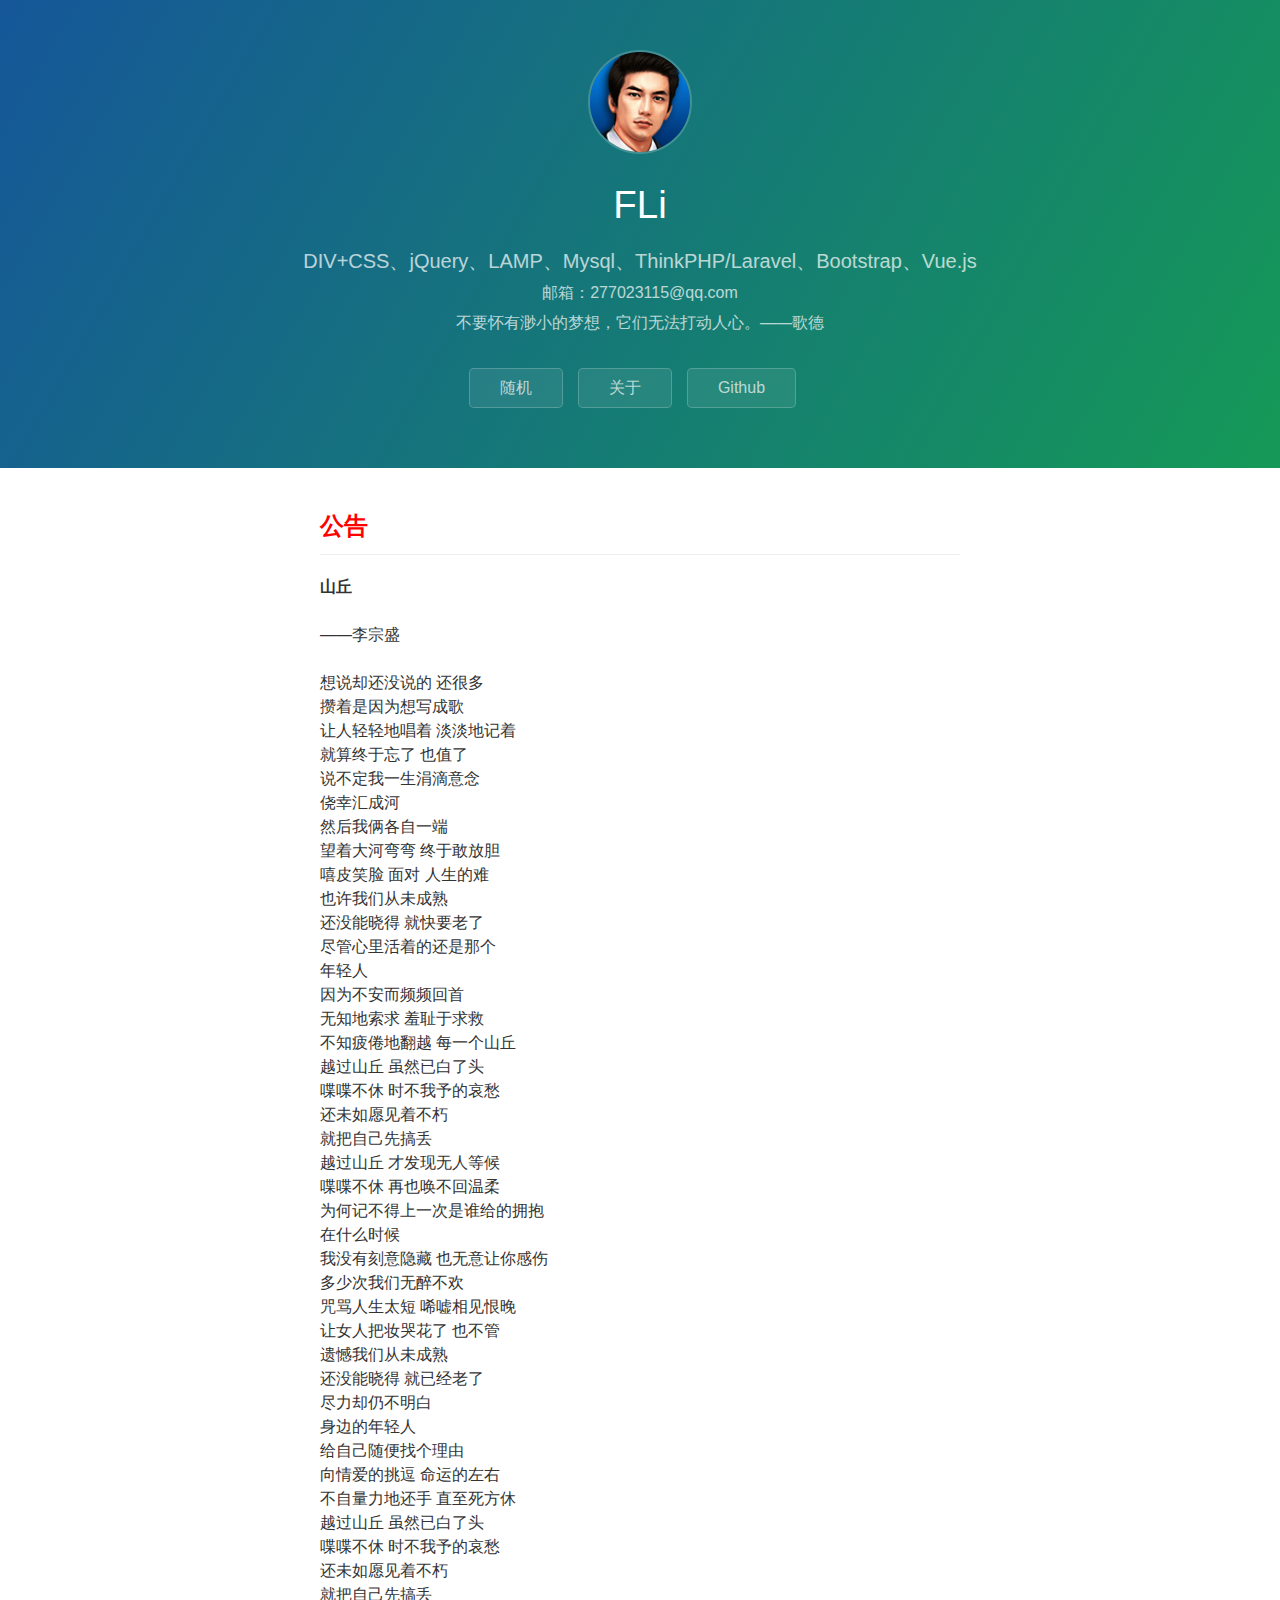
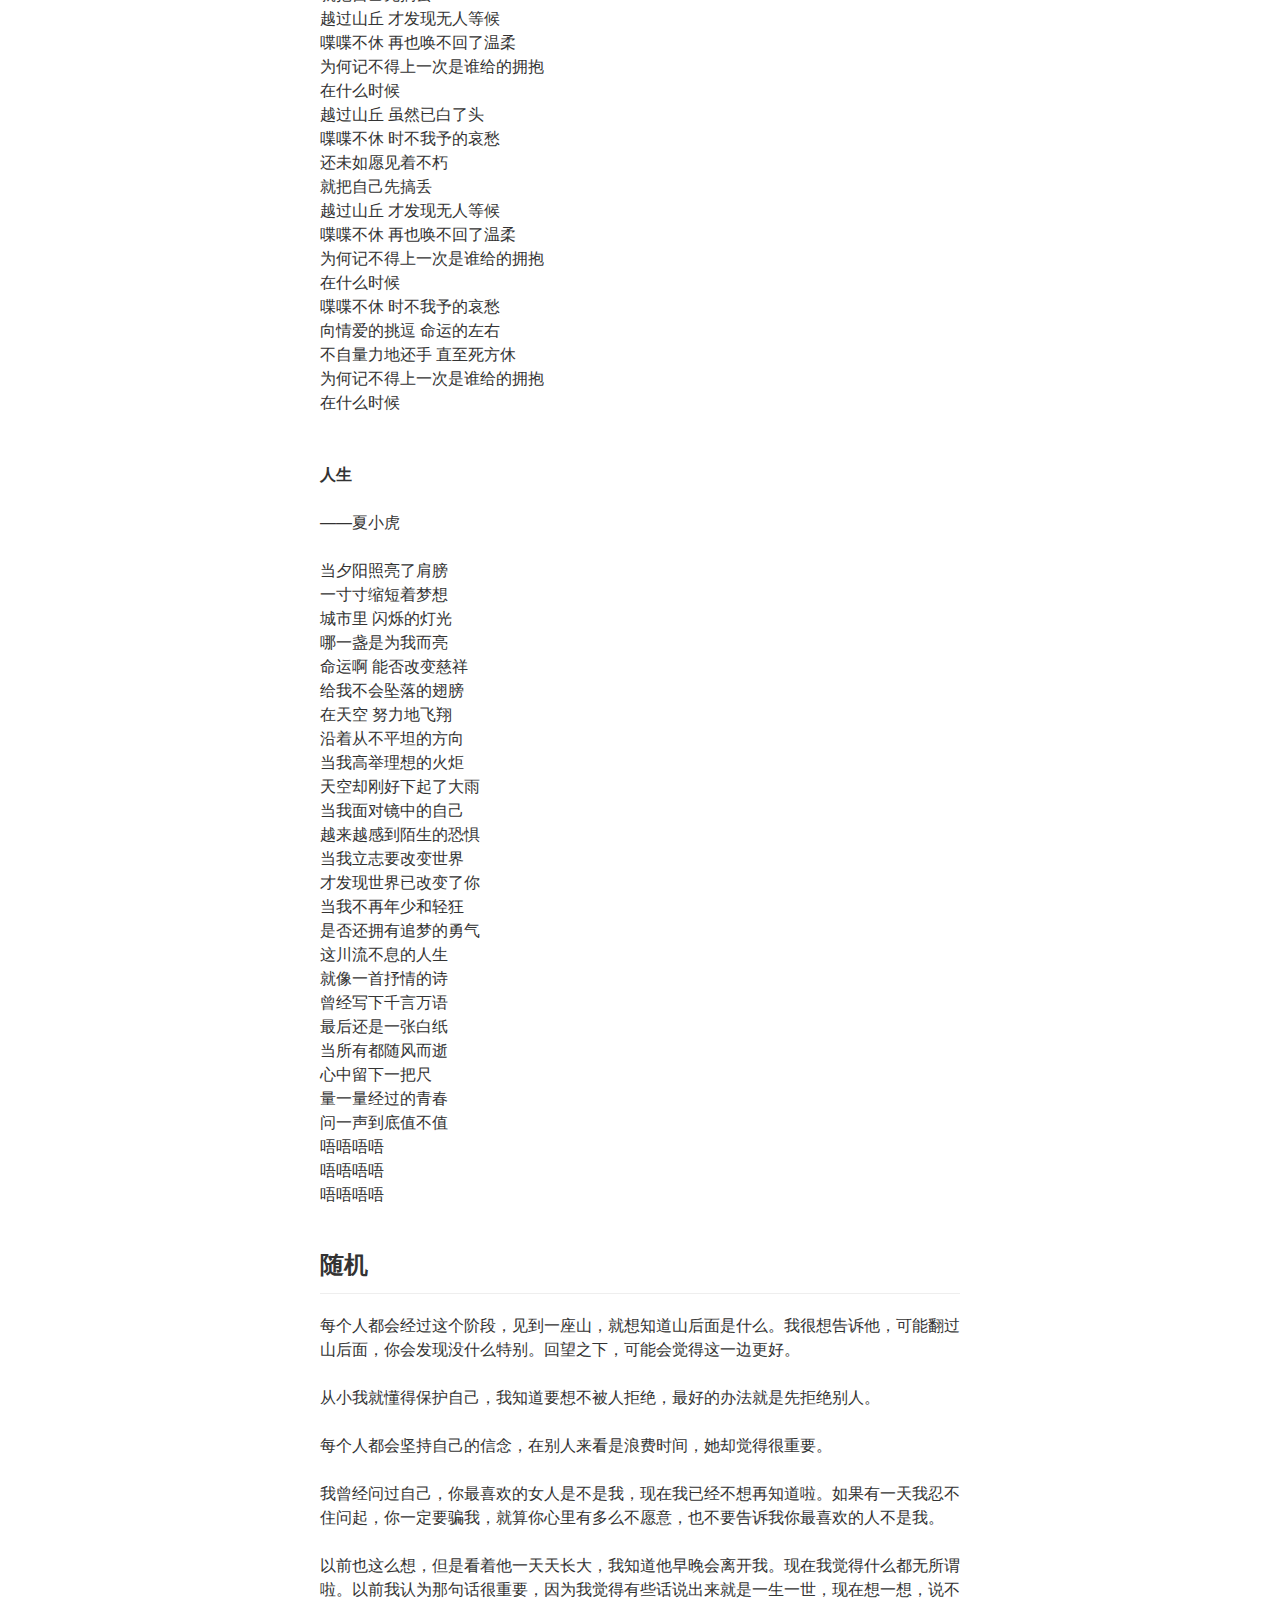
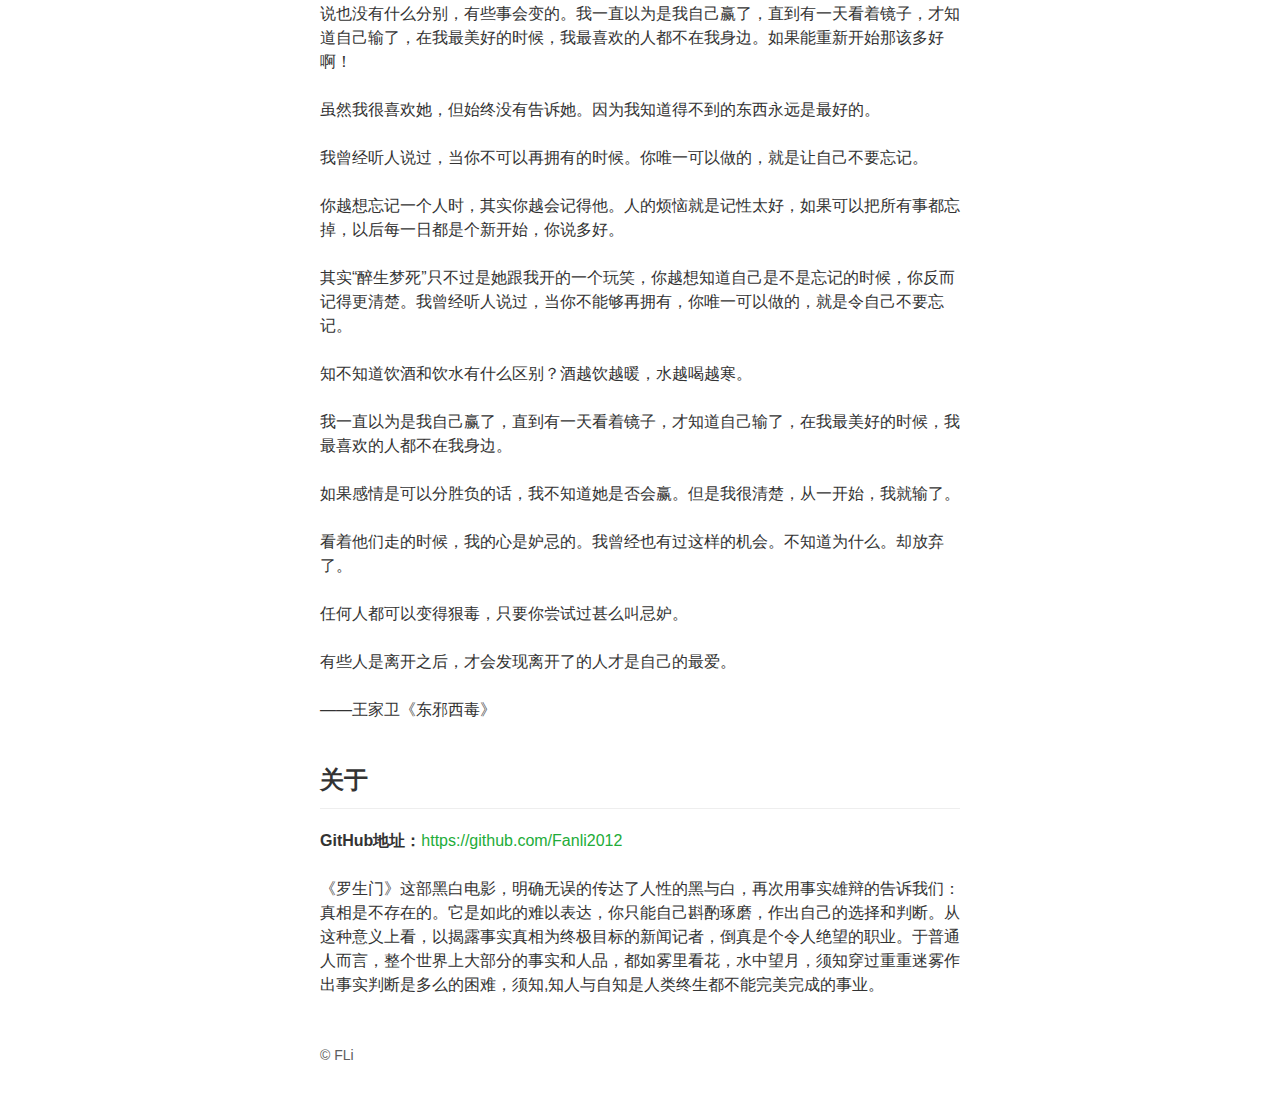
<file: index.html>
<!DOCTYPE html><html><head><meta http-equiv="Content-Type" content="text/html; charset=UTF-8" /><meta name="robots" content="noindex,follow"><meta content="width=device-width,initial-scale=1.0,minimum-scale=1.0,maximum-scale=1.0,user-scalable=0" name="viewport">
<title>小道行人</title><meta name="keywords" content="" /><meta name="description" content="" /><link rel="stylesheet" href="style.css" media="all"></head><body>
<div class="header">
<div class="logo"><img class="avatar" src="fli.jpg"></div>
<div class="h1desc">FLi</div>
<p class="desc">DIV+CSS、jQuery、LAMP、Mysql、ThinkPHP/Laravel、Bootstrap、Vue.js<br><span class="desc2">邮箱：277023115@qq.com<br>不要怀有渺小的梦想，它们无法打动人心。——歌德</span></p>
<div class="ws-tag" style="margin-top:30px;"><a href="#biji">随机</a><a href="#about">关于</a><a target="_blank" href="https://github.com/Fanli2012">Github</a></div>
</div>

<div class="content">
<!-- <h1 style="padding-bottom:10px;margin: 40px 0 20px;text-align: center;">Less is More.</h1>
<hr> -->
<div id="gonggao">
<h2><font color="red">公告</font></h2>
<div>
	<strong>山丘</strong></div>
<div>
	&nbsp;</div>
<div>
	&mdash;&mdash;李宗盛</div>
<div>
	&nbsp;</div>
<div>
	想说却还没说的 还很多</div>
<div>
	攒着是因为想写成歌</div>
<div>
	让人轻轻地唱着 淡淡地记着</div>
<div>
	就算终于忘了 也值了</div>
<div>
	说不定我一生涓滴意念</div>
<div>
	侥幸汇成河</div>
<div>
	然后我俩各自一端</div>
<div>
	望着大河弯弯 终于敢放胆</div>
<div>
	嘻皮笑脸 面对 人生的难</div>
<div>
	也许我们从未成熟</div>
<div>
	还没能晓得 就快要老了</div>
<div>
	尽管心里活着的还是那个</div>
<div>
	年轻人</div>
<div>
	因为不安而频频回首</div>
<div>
	无知地索求 羞耻于求救</div>
<div>
	不知疲倦地翻越 每一个山丘</div>
<div>
	越过山丘 虽然已白了头</div>
<div>
	喋喋不休 时不我予的哀愁</div>
<div>
	还未如愿见着不朽</div>
<div>
	就把自己先搞丢</div>
<div>
	越过山丘 才发现无人等候</div>
<div>
	喋喋不休 再也唤不回温柔</div>
<div>
	为何记不得上一次是谁给的拥抱</div>
<div>
	在什么时候</div>
<div>
	我没有刻意隐藏 也无意让你感伤</div>
<div>
	多少次我们无醉不欢</div>
<div>
	咒骂人生太短 唏嘘相见恨晚</div>
<div>
	让女人把妆哭花了 也不管</div>
<div>
	遗憾我们从未成熟</div>
<div>
	还没能晓得 就已经老了</div>
<div>
	尽力却仍不明白</div>
<div>
	身边的年轻人</div>
<div>
	给自己随便找个理由</div>
<div>
	向情爱的挑逗 命运的左右</div>
<div>
	不自量力地还手 直至死方休</div>
<div>
	越过山丘 虽然已白了头</div>
<div>
	喋喋不休 时不我予的哀愁</div>
<div>
	还未如愿见着不朽</div>
<div>
	就把自己先搞丢</div>
<div>
	越过山丘 才发现无人等候</div>
<div>
	喋喋不休 再也唤不回了温柔</div>
<div>
	为何记不得上一次是谁给的拥抱</div>
<div>
	在什么时候</div>
<div>
	越过山丘 虽然已白了头</div>
<div>
	喋喋不休 时不我予的哀愁</div>
<div>
	还未如愿见着不朽</div>
<div>
	就把自己先搞丢</div>
<div>
	越过山丘 才发现无人等候</div>
<div>
	喋喋不休 再也唤不回了温柔</div>
<div>
	为何记不得上一次是谁给的拥抱</div>
<div>
	在什么时候</div>
<div>
	喋喋不休 时不我予的哀愁</div>
<div>
	向情爱的挑逗 命运的左右</div>
<div>
	不自量力地还手 直至死方休</div>
<div>
	为何记不得上一次是谁给的拥抱</div>
<div>
	在什么时候</div>
<div>
	&nbsp;</div>
<div>
	&nbsp;</div>
<div>
	<strong>人生</strong></div>
<div>
	&nbsp;</div>
<div>
	&mdash;&mdash;夏小虎</div>
<div>
	&nbsp;</div>
<div>
	当夕阳照亮了肩膀</div>
<div>
	一寸寸缩短着梦想</div>
<div>
	城市里 闪烁的灯光</div>
<div>
	哪一盏是为我而亮</div>
<div>
	命运啊 能否改变慈祥</div>
<div>
	给我不会坠落的翅膀</div>
<div>
	在天空 努力地飞翔</div>
<div>
	沿着从不平坦的方向</div>
<div>
	当我高举理想的火炬</div>
<div>
	天空却刚好下起了大雨</div>
<div>
	当我面对镜中的自己</div>
<div>
	越来越感到陌生的恐惧</div>
<div>
	当我立志要改变世界</div>
<div>
	才发现世界已改变了你</div>
<div>
	当我不再年少和轻狂</div>
<div>
	是否还拥有追梦的勇气</div>
<div>
	这川流不息的人生</div>
<div>
	就像一首抒情的诗</div>
<div>
	曾经写下千言万语</div>
<div>
	最后还是一张白纸</div>
<div>
	当所有都随风而逝</div>
<div>
	心中留下一把尺</div>
<div>
	量一量经过的青春</div>
<div>
	问一声到底值不值</div>
<div>
	唔唔唔唔</div>
<div>
	唔唔唔唔</div>
<div>
	唔唔唔唔</div>
</div>
<div id="biji">
<h2>随机</h2>
<div>
	每个人都会经过这个阶段，见到一座山，就想知道山后面是什么。我很想告诉他，可能翻过山后面，你会发现没什么特别。回望之下，可能会觉得这一边更好。</div>
<div>
	&nbsp;</div>
<div>
	从小我就懂得保护自己，我知道要想不被人拒绝，最好的办法就是先拒绝别人。</div>
<div>
	&nbsp;</div>
<div>
	每个人都会坚持自己的信念，在别人来看是浪费时间，她却觉得很重要。</div>
<div>
	&nbsp;</div>
<div>
	我曾经问过自己，你最喜欢的女人是不是我，现在我已经不想再知道啦。如果有一天我忍不住问起，你一定要骗我，就算你心里有多么不愿意，也不要告诉我你最喜欢的人不是我。</div>
<div>
	&nbsp;</div>
<div>
	以前也这么想，但是看着他一天天长大，我知道他早晚会离开我。现在我觉得什么都无所谓啦。以前我认为那句话很重要，因为我觉得有些话说出来就是一生一世，现在想一想，说不说也没有什么分别，有些事会变的。我一直以为是我自己赢了，直到有一天看着镜子，才知道自己输了，在我最美好的时候，我最喜欢的人都不在我身边。如果能重新开始那该多好啊！</div>
<div>
	&nbsp;</div>
<div>
	虽然我很喜欢她，但始终没有告诉她。因为我知道得不到的东西永远是最好的。</div>
<div>
	&nbsp;</div>
<div>
	我曾经听人说过，当你不可以再拥有的时候。你唯一可以做的，就是让自己不要忘记。</div>
<div>
	&nbsp;</div>
<div>
	你越想忘记一个人时，其实你越会记得他。人的烦恼就是记性太好，如果可以把所有事都忘掉，以后每一日都是个新开始，你说多好。</div>
<div>
	&nbsp;</div>
<div>
	其实&ldquo;醉生梦死&rdquo;只不过是她跟我开的一个玩笑，你越想知道自己是不是忘记的时候，你反而记得更清楚。我曾经听人说过，当你不能够再拥有，你唯一可以做的，就是令自己不要忘记。</div>
<div>
	&nbsp;</div>
<div>
	知不知道饮酒和饮水有什么区别？酒越饮越暖，水越喝越寒。</div>
<div>
	&nbsp;</div>
<div>
	我一直以为是我自己赢了，直到有一天看着镜子，才知道自己输了，在我最美好的时候，我最喜欢的人都不在我身边。</div>
<div>
	&nbsp;</div>
<div>
	如果感情是可以分胜负的话，我不知道她是否会赢。但是我很清楚，从一开始，我就输了。</div>
<div>
	&nbsp;</div>
<div>
	看着他们走的时候，我的心是妒忌的。我曾经也有过这样的机会。不知道为什么。却放弃了。</div>
<div>
	&nbsp;</div>
<div>
	任何人都可以变得狠毒，只要你尝试过甚么叫忌妒。</div>
<div>
	&nbsp;</div>
<div>
	有些人是离开之后，才会发现离开了的人才是自己的最爱。</div>
<div>
	&nbsp;</div>
<div>
	——王家卫《东邪西毒》</div>
</div>
<div id="about">
<h2>关于</h2>
<div>
	<strong>GitHub地址：</strong><a href="https://github.com/Fanli2012" target="_blank">https://github.com/Fanli2012</a></div>
<div>
	&nbsp;</div>
<div>《罗生门》这部黑白电影，明确无误的传达了人性的黑与白，再次用事实雄辩的告诉我们：真相是不存在的。它是如此的难以表达，你只能自己斟酌琢磨，作出自己的选择和判断。从这种意义上看，以揭露事实真相为终极目标的新闻记者，倒真是个令人绝望的职业。于普通人而言，整个世界上大部分的事实和人品，都如雾里看花，水中望月，须知穿过重重迷雾作出事实判断是多么的困难，须知,知人与自知是人类终生都不能完美完成的事业。</div>
</div>
<div>
	&nbsp;</div>
<div>
	&nbsp;</div>
<div style="color:#5D5D5D;font-size:14px;">&copy; FLi</div>
<div>
	&nbsp;</div>
<div>
	&nbsp;</div>
</div>
</body></html>
</file>
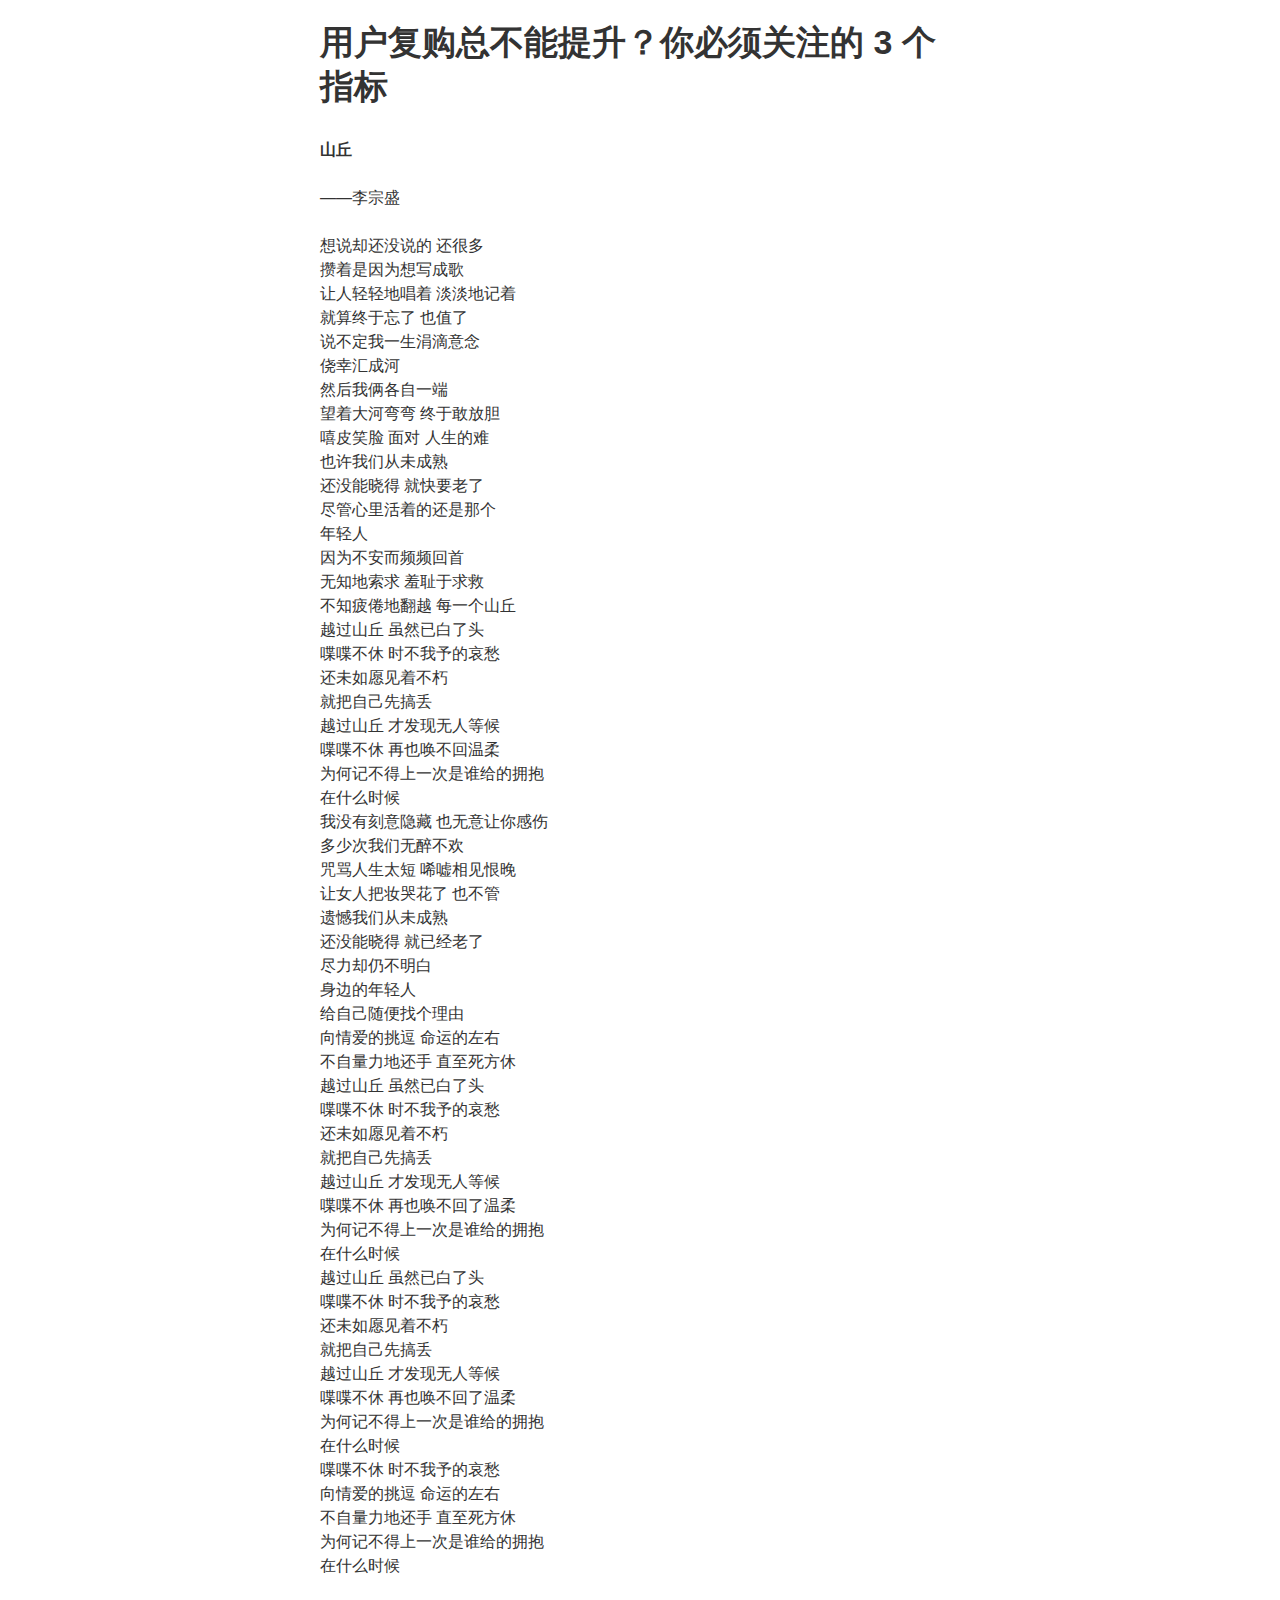
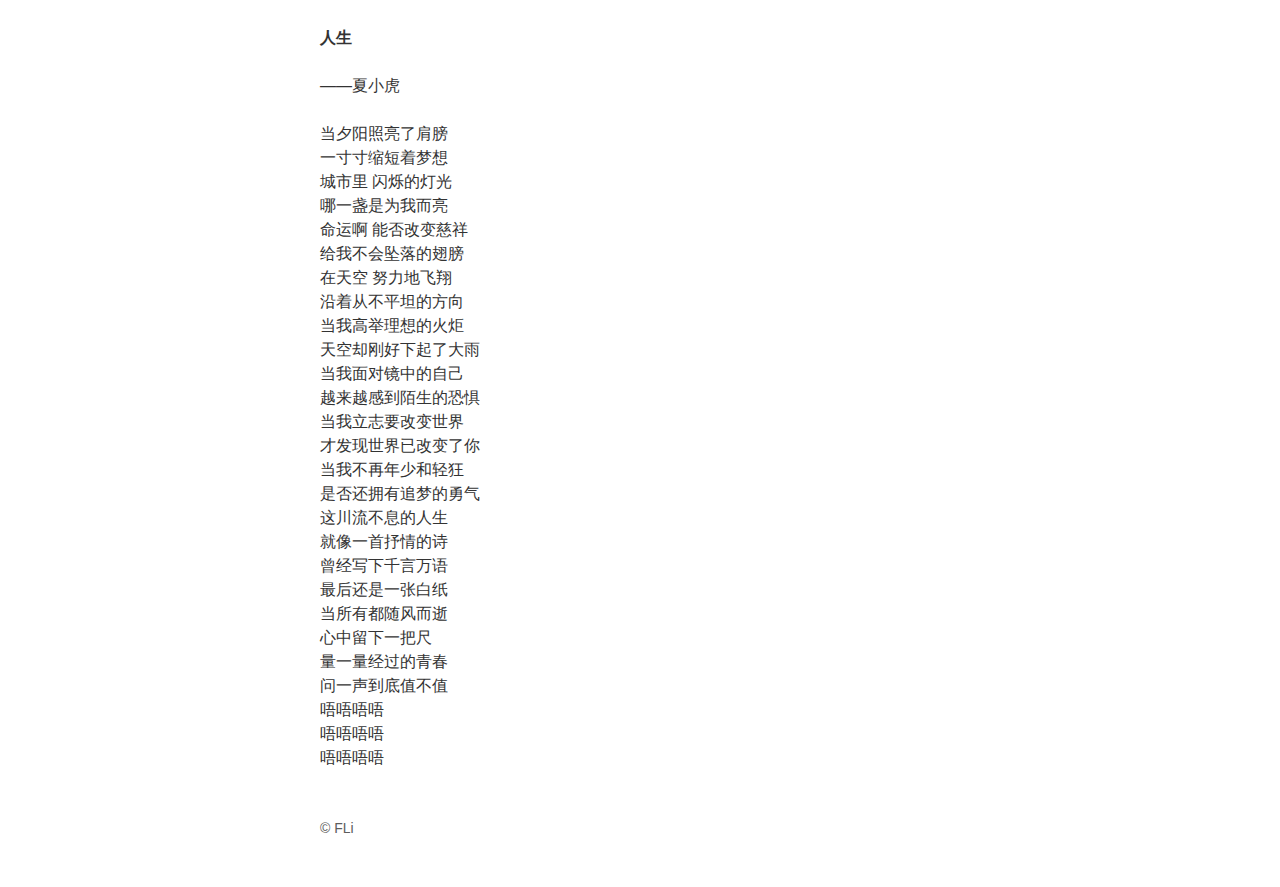
<file: detail.html>
<!DOCTYPE html><html><head><meta http-equiv="Content-Type" content="text/html; charset=UTF-8" /><meta name="robots" content="noindex,follow"><meta content="width=device-width,initial-scale=1.0,minimum-scale=1.0,maximum-scale=1.0,user-scalable=0" name="viewport">
<title>当代范蠡</title><meta name="keywords" content="" /><meta name="description" content="" /><link rel="stylesheet" href="style.css" media="all"></head><body>
<div class="content">
<!-- <h1 style="padding-bottom:10px;margin: 40px 0 20px;text-align: center;">Less is More.</h1>
<hr> -->
<div class="content">
<h1 class="title">用户复购总不能提升？你必须关注的 3 个指标</h1>
<div class="article">
<div>
	<strong>山丘</strong></div>
<div>
	&nbsp;</div>
<div>
	&mdash;&mdash;李宗盛</div>
<div>
	&nbsp;</div>
<div>
	想说却还没说的 还很多</div>
<div>
	攒着是因为想写成歌</div>
<div>
	让人轻轻地唱着 淡淡地记着</div>
<div>
	就算终于忘了 也值了</div>
<div>
	说不定我一生涓滴意念</div>
<div>
	侥幸汇成河</div>
<div>
	然后我俩各自一端</div>
<div>
	望着大河弯弯 终于敢放胆</div>
<div>
	嘻皮笑脸 面对 人生的难</div>
<div>
	也许我们从未成熟</div>
<div>
	还没能晓得 就快要老了</div>
<div>
	尽管心里活着的还是那个</div>
<div>
	年轻人</div>
<div>
	因为不安而频频回首</div>
<div>
	无知地索求 羞耻于求救</div>
<div>
	不知疲倦地翻越 每一个山丘</div>
<div>
	越过山丘 虽然已白了头</div>
<div>
	喋喋不休 时不我予的哀愁</div>
<div>
	还未如愿见着不朽</div>
<div>
	就把自己先搞丢</div>
<div>
	越过山丘 才发现无人等候</div>
<div>
	喋喋不休 再也唤不回温柔</div>
<div>
	为何记不得上一次是谁给的拥抱</div>
<div>
	在什么时候</div>
<div>
	我没有刻意隐藏 也无意让你感伤</div>
<div>
	多少次我们无醉不欢</div>
<div>
	咒骂人生太短 唏嘘相见恨晚</div>
<div>
	让女人把妆哭花了 也不管</div>
<div>
	遗憾我们从未成熟</div>
<div>
	还没能晓得 就已经老了</div>
<div>
	尽力却仍不明白</div>
<div>
	身边的年轻人</div>
<div>
	给自己随便找个理由</div>
<div>
	向情爱的挑逗 命运的左右</div>
<div>
	不自量力地还手 直至死方休</div>
<div>
	越过山丘 虽然已白了头</div>
<div>
	喋喋不休 时不我予的哀愁</div>
<div>
	还未如愿见着不朽</div>
<div>
	就把自己先搞丢</div>
<div>
	越过山丘 才发现无人等候</div>
<div>
	喋喋不休 再也唤不回了温柔</div>
<div>
	为何记不得上一次是谁给的拥抱</div>
<div>
	在什么时候</div>
<div>
	越过山丘 虽然已白了头</div>
<div>
	喋喋不休 时不我予的哀愁</div>
<div>
	还未如愿见着不朽</div>
<div>
	就把自己先搞丢</div>
<div>
	越过山丘 才发现无人等候</div>
<div>
	喋喋不休 再也唤不回了温柔</div>
<div>
	为何记不得上一次是谁给的拥抱</div>
<div>
	在什么时候</div>
<div>
	喋喋不休 时不我予的哀愁</div>
<div>
	向情爱的挑逗 命运的左右</div>
<div>
	不自量力地还手 直至死方休</div>
<div>
	为何记不得上一次是谁给的拥抱</div>
<div>
	在什么时候</div>
<div>
	&nbsp;</div>
<div>
	&nbsp;</div>
<div>
	<strong>人生</strong></div>
<div>
	&nbsp;</div>
<div>
	&mdash;&mdash;夏小虎</div>
<div>
	&nbsp;</div>
<div>
	当夕阳照亮了肩膀</div>
<div>
	一寸寸缩短着梦想</div>
<div>
	城市里 闪烁的灯光</div>
<div>
	哪一盏是为我而亮</div>
<div>
	命运啊 能否改变慈祥</div>
<div>
	给我不会坠落的翅膀</div>
<div>
	在天空 努力地飞翔</div>
<div>
	沿着从不平坦的方向</div>
<div>
	当我高举理想的火炬</div>
<div>
	天空却刚好下起了大雨</div>
<div>
	当我面对镜中的自己</div>
<div>
	越来越感到陌生的恐惧</div>
<div>
	当我立志要改变世界</div>
<div>
	才发现世界已改变了你</div>
<div>
	当我不再年少和轻狂</div>
<div>
	是否还拥有追梦的勇气</div>
<div>
	这川流不息的人生</div>
<div>
	就像一首抒情的诗</div>
<div>
	曾经写下千言万语</div>
<div>
	最后还是一张白纸</div>
<div>
	当所有都随风而逝</div>
<div>
	心中留下一把尺</div>
<div>
	量一量经过的青春</div>
<div>
	问一声到底值不值</div>
<div>
	唔唔唔唔</div>
<div>
	唔唔唔唔</div>
<div>
	唔唔唔唔</div>
</div>
</div>
<div>
	&nbsp;</div>
<div>
	&nbsp;</div>
<div style="color:#5D5D5D;font-size:14px;">&copy; FLi</div>
<div>
	&nbsp;</div>
<div>
	&nbsp;</div>
</div>
</body></html>
</file>
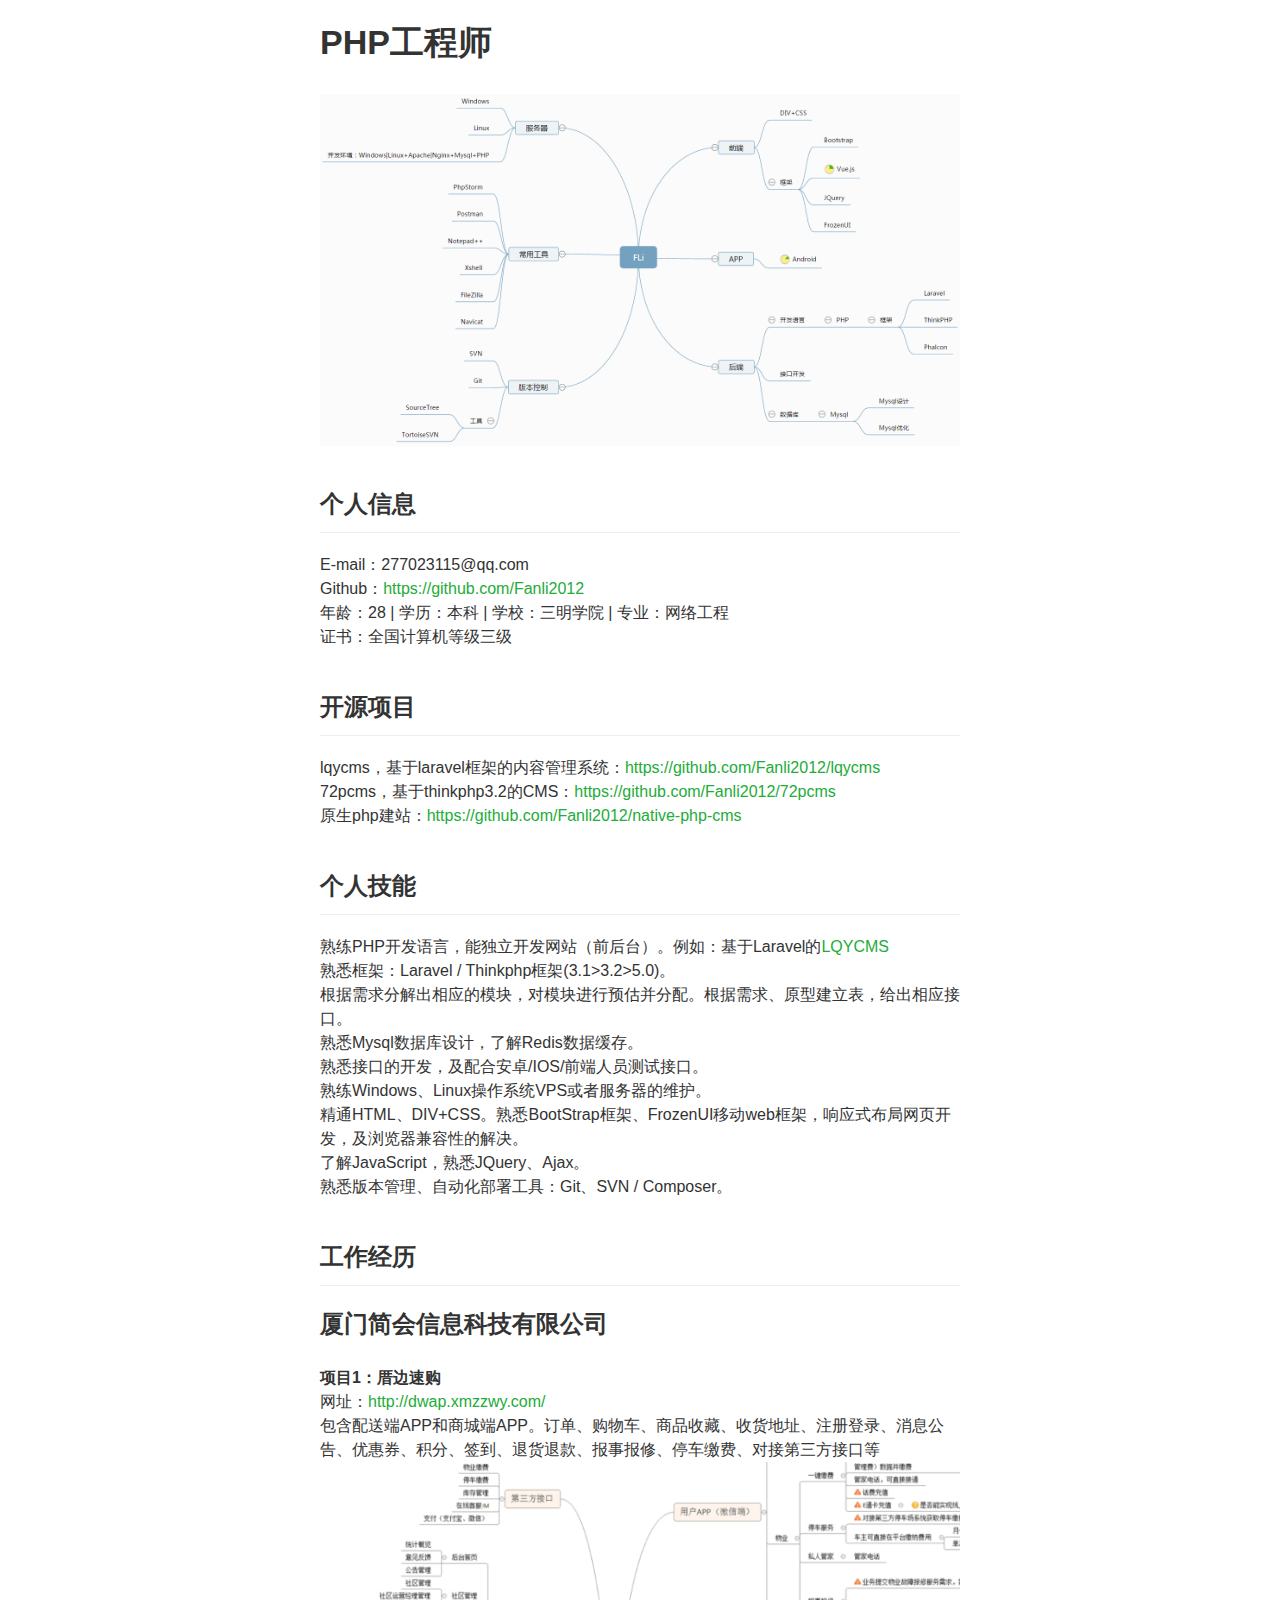
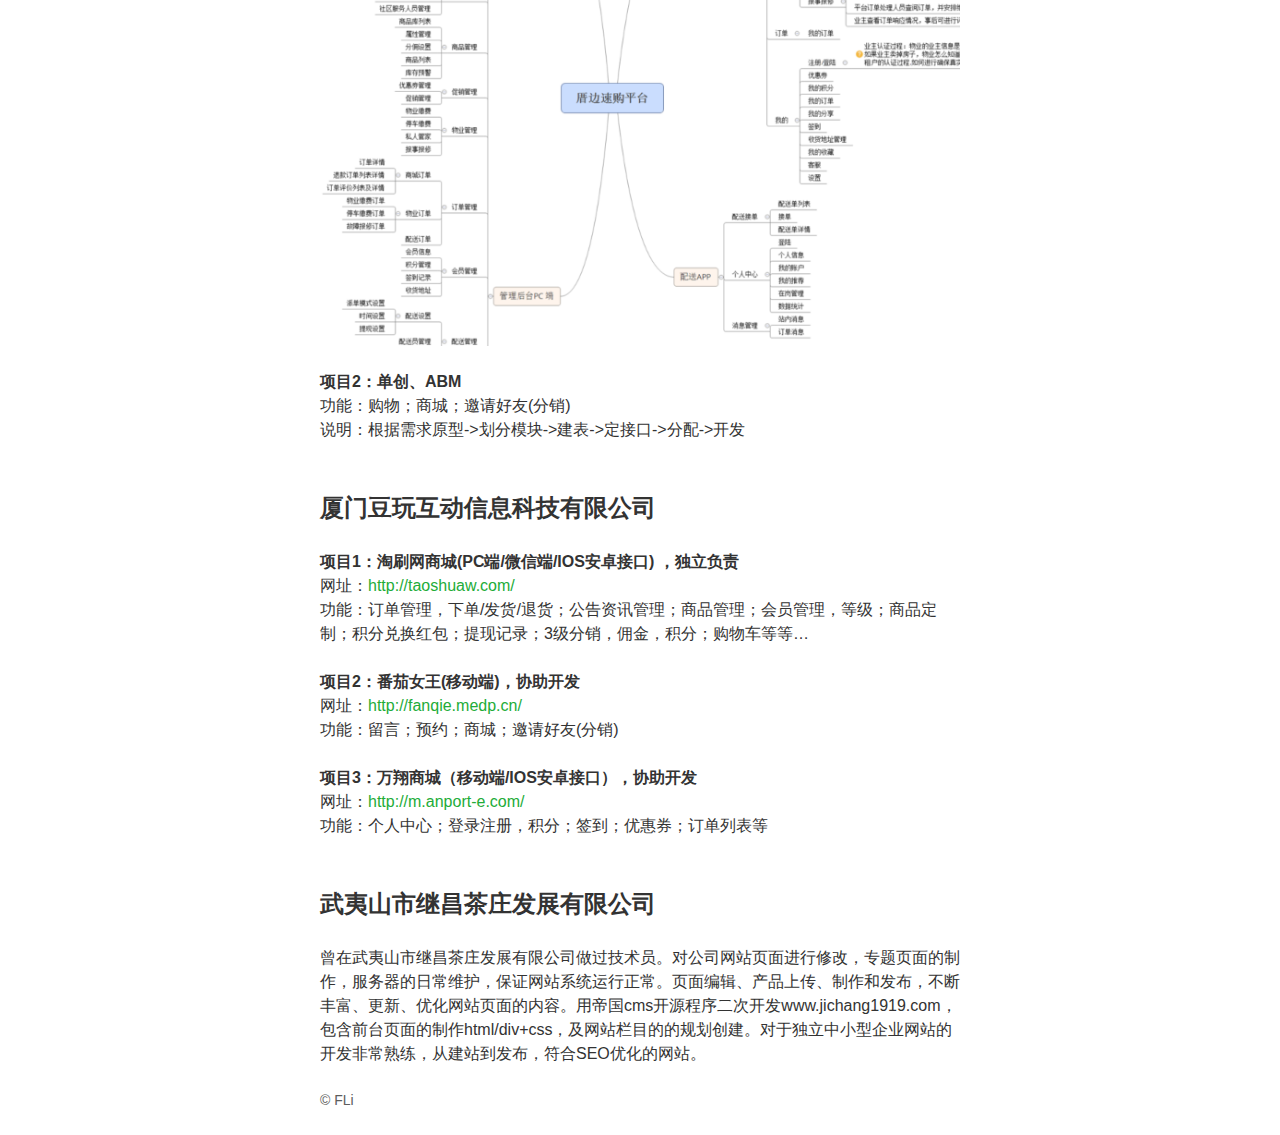
<file: resume.html>
<!DOCTYPE html><html><head><meta http-equiv="Content-Type" content="text/html; charset=UTF-8" /><meta name="robots" content="noindex,follow"><meta content="width=device-width,initial-scale=1.0,minimum-scale=1.0,maximum-scale=1.0,user-scalable=0" name="viewport">
<title>FLi</title><meta name="keywords" content="" /><meta name="description" content="" /><link rel="stylesheet" href="style.css" media="all"></head><body>
<div class="content">
<h1 class="title">PHP工程师</h1>
<div class="article">
<img src="images/skills.png" width=640px height=auto />
<h2>个人信息</h2>
<div>E-mail：277023115@qq.com</div>
<div>Github：<a href="https://github.com/Fanli2012" target="_blank">https://github.com/Fanli2012</a></div>
<div>年龄：28 | 学历：本科 | 学校：三明学院 | 专业：网络工程</div>
<div>证书：全国计算机等级三级</div>
<h2>开源项目</h2>
<div>lqycms，基于laravel框架的内容管理系统：<a href="https://github.com/Fanli2012/lqycms" target="_blank">https://github.com/Fanli2012/lqycms</a></div>
<div>72pcms，基于thinkphp3.2的CMS：<a href="https://github.com/Fanli2012/72pcms" target="_blank">https://github.com/Fanli2012/72pcms</a></div>
<div>原生php建站：<a href="https://github.com/Fanli2012/native-php-cms" target="_blank">https://github.com/Fanli2012/native-php-cms</a></div>
<h2>个人技能</h2>
<div>熟练PHP开发语言，能独立开发网站（前后台）。例如：基于Laravel的<a href="https://github.com/Fanli2012/lqycms" target="_blank">LQYCMS</a></div>
<div>熟悉框架：Laravel / Thinkphp框架(3.1>3.2>5.0)。</div>
<div>根据需求分解出相应的模块，对模块进行预估并分配。根据需求、原型建立表，给出相应接口。</div>
<div>熟悉Mysql数据库设计，了解Redis数据缓存。</div>
<div>熟悉接口的开发，及配合安卓/IOS/前端人员测试接口。</div>
<div>熟练Windows、Linux操作系统VPS或者服务器的维护。</div>
<div>精通HTML、DIV+CSS。熟悉BootStrap框架、FrozenUI移动web框架，响应式布局网页开发，及浏览器兼容性的解决。</div>
<div>了解JavaScript，熟悉JQuery、Ajax。</div>
<div>熟悉版本管理、自动化部署工具：Git、SVN / Composer。</div>
<h2>工作经历</h2>
<div><strong class="fs24">厦门简会信息科技有限公司</strong></div>
<div>&nbsp;</div>
<div><strong>项目1：厝边速购</strong></div>
<div>网址：<a href="http://dwap.xmzzwy.com/" target="_blank">http://dwap.xmzzwy.com/</a></div>
<div>包含配送端APP和商城端APP。订单、购物车、商品收藏、收货地址、注册登录、消息公告、优惠券、积分、签到、退货退款、报事报修、停车缴费、对接第三方接口等</div>
<div><img src="images/cuobian_v1.png" width=640px height=auto /></div>
<div>&nbsp;</div>
<div><strong>项目2：单创、ABM</strong></div>
<div>功能：购物；商城；邀请好友(分销)</div>
<div>说明：根据需求原型->划分模块->建表->定接口->分配->开发</div>
<div>&nbsp;</div>
<div>&nbsp;</div>
<div><strong class="fs24">厦门豆玩互动信息科技有限公司</strong></div>
<div>&nbsp;</div>
<div><strong>项目1：淘刷网商城(PC端/微信端/IOS安卓接口) ，独立负责</strong></div>
<div>网址：<a href="http://taoshuaw.com/" target="_blank">http://taoshuaw.com/</a></div>
<div>功能：订单管理，下单/发货/退货；公告资讯管理；商品管理；会员管理，等级；商品定制；积分兑换红包；提现记录；3级分销，佣金，积分；购物车等等…</div>
<div>&nbsp;</div>
<div><strong>项目2：番茄女王(移动端)，协助开发</strong></div>
<div>网址：<a href="http://fanqie.medp.cn/" target="_blank">http://fanqie.medp.cn/</a></div>
<div>功能：留言；预约；商城；邀请好友(分销)</div>
<div>&nbsp;</div>
<div><strong>项目3：万翔商城（移动端/IOS安卓接口），协助开发</strong></div>
<div>网址：<a href="http://m.anport-e.com/" target="_blank">http://m.anport-e.com/</a></div>
<div>功能：个人中心；登录注册，积分；签到；优惠券；订单列表等</div>
<div>&nbsp;</div>
<div>&nbsp;</div>
<div><strong class="fs24">武夷山市继昌茶庄发展有限公司</strong></div>
<div>&nbsp;</div>
<div>曾在武夷山市继昌茶庄发展有限公司做过技术员。对公司网站页面进行修改，专题页面的制作，服务器的日常维护，保证网站系统运行正常。页面编辑、产品上传、制作和发布，不断丰富、更新、优化网站页面的内容。用帝国cms开源程序二次开发www.jichang1919.com，包含前台页面的制作html/div+css，及网站栏目的的规划创建。对于独立中小型企业网站的开发非常熟练，从建站到发布，符合SEO优化的网站。</div>
<div>&nbsp;</div>
<div style="color:#5D5D5D;font-size:14px;">&copy; FLi</div>
<div>&nbsp;</div>
</div>
</body></html>
</file>
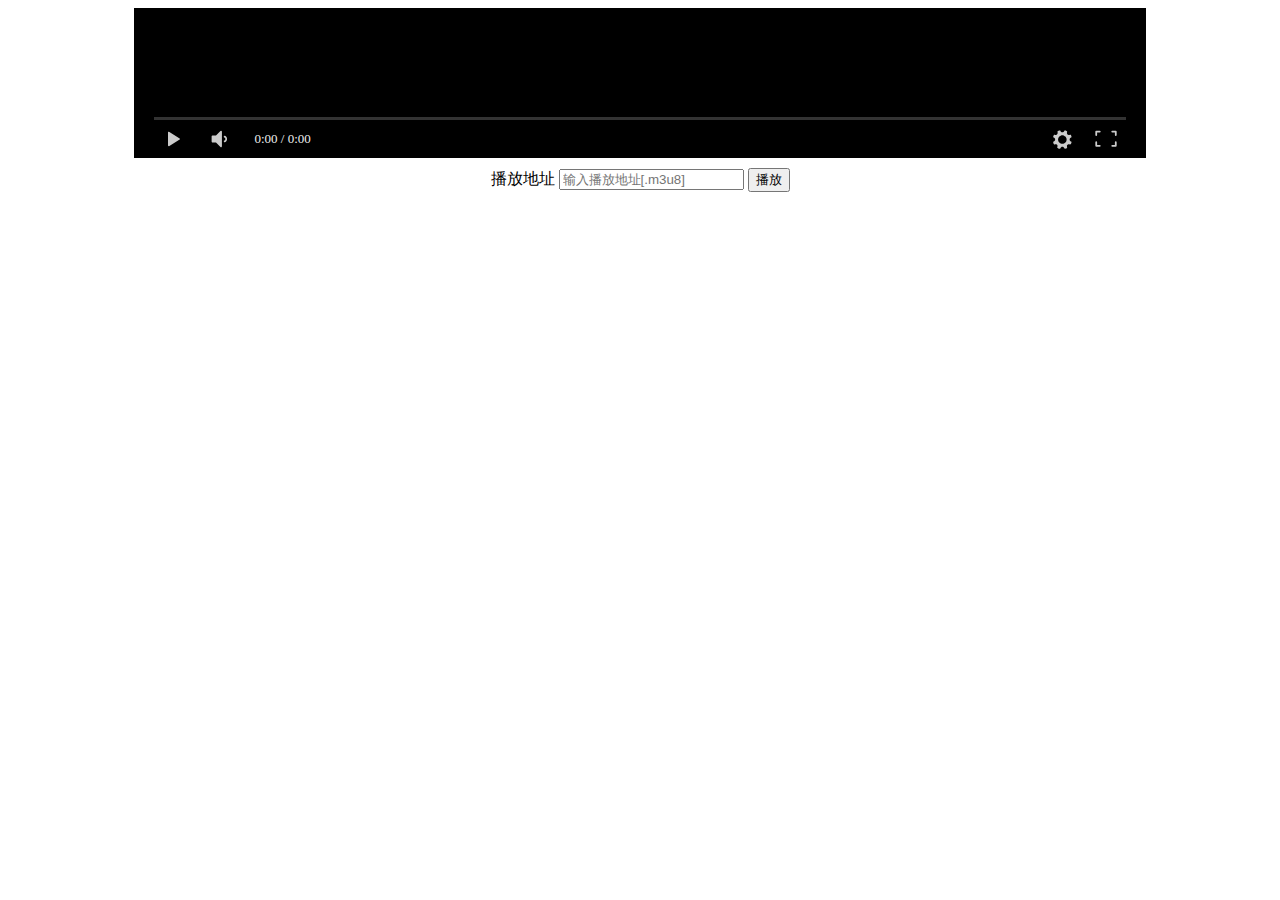
<file: dplayer/dplayer.html>
<!DOCTYPE html><html><head>
<meta http-equiv="Content-Type" content="text/html; charset=utf-8" />
<title>DPlayer视频播放器</title>
<meta name="viewport" content="width=device-width,initial-scale=1,minimum-scale=1,maximum-scale=1,user-scalable=no" />
<script type="text/javascript" src="hls.min.js"></script>
<script type="text/javascript" src="DPlayer.min.js"></script>
</head><body>   
<div id="video"></div>
<script type="text/javascript">
var jump = 'https://www.baidu.com/'; // 下一集
var dp = new DPlayer({
    container: document.getElementById('video'),
	preload: 'none',
    theme: '#4C8FE8', 
    volume: 0.3,
	autoplay: false,
	video: {
        url: 'https://v10.dious.cc/20220117/FRdaYyMn/index.m3u8',
		type: 'auto'
    },
});
dp.on("fullscreen",function() {
  dp.notice("开启全屏");
});
dp.on("fullscreen_cancel",function() {
  dp.notice("退出全屏");
});
dp.on('ended',function() {
  dp.notice("播放结束");
  if (jump != '') {
	location.href = jump;
  }
});
function player() {
	var url = document.getElementById('url').value;
	if (url) {
		dp.switchVideo({url: url});
		dp.play();
	} else {
		alert('请输入播放地址');
	}
}
</script>

<form method="get" style="text-align:center;margin:10px;">
<span>播放地址</span>
<input value="" type="text" placeholder="输入播放地址[.m3u8]" id="url">
<button type="button" onclick="player()">播放</button>
</form>
<style>
#video{width:80%;height:60%;margin:0 auto;}
@media screen and (max-width:960px){#video{width:100%;height:80%;}}
</style>
</body>
</html>
</file>
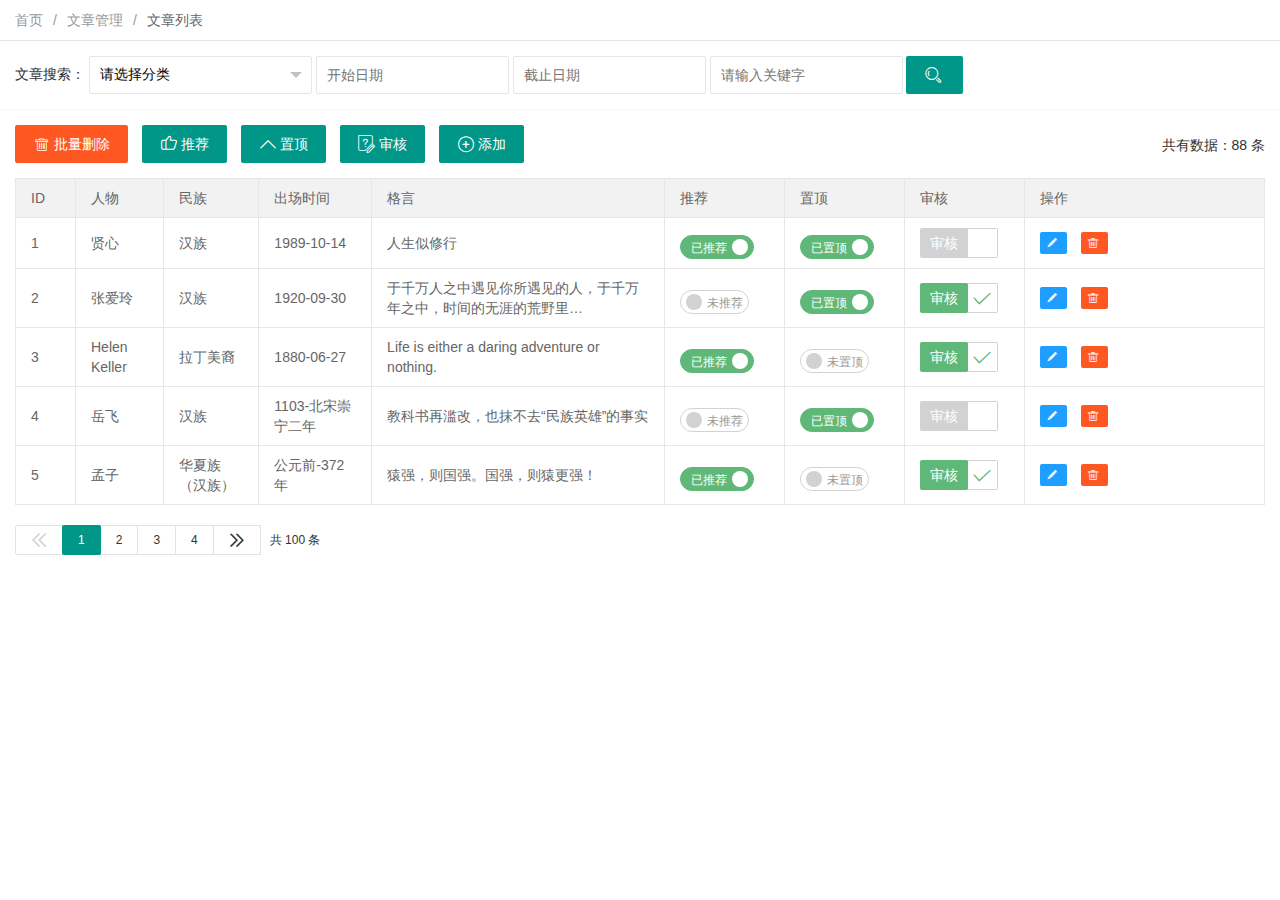
<file: easy-layui-admin/article-list.html>
<!DOCTYPE html>
<html>

<head>
  <meta http-equiv="content-type" content="text/html;charset=utf-8" />
  <title>文章列表</title>
  <meta name="viewport" content="width=device-width, initial-scale=1, maximum-scale=1">
  <link rel="stylesheet" href="plugin/layui/css/layui.css" media="all">
  <link rel="stylesheet" href="css/style.css">
  <script type="text/javascript" src="js/jquery.min.js"></script>
  <script type="text/javascript" src="plugin/layui/layui.js"></script>
</head>

<body>
  <div class="admin-content-box-nav">
    <span class="layui-breadcrumb" lay-filter="breadcrumb" style="visibility:visible;">
      <a href="javascript:;">首页</a><span lay-separator="">/</span>
      <a href="javascript:;">文章管理</a><span lay-separator="">/</span>
      <a><cite>文章列表</cite></a>
    </span>
  </div>

  <div class="layui-row" style="padding:15px;border-bottom:1px solid #f6f6f6;">
    <form class="layui-form layui-col-md12">
      文章搜索：
      <div class="layui-input-inline">
        <select name="cateid">
          <option>请选择分类</option>
          <option>文章</option>
          <option>会员</option>
          <option>权限</option>
        </select>
        <div class="layui-unselect layui-form-select">
          <div class="layui-select-title"><input type="text" placeholder="请选择" value="请选择分类" readonly=""
              class="layui-input layui-unselect"><i class="layui-edge"></i></div>
          <dl class="layui-anim layui-anim-upbit">
            <dd lay-value="请选择分类" class="layui-this">请选择分类</dd>
            <dd lay-value="文章" class="">文章</dd>
            <dd lay-value="会员" class="">会员</dd>
            <dd lay-value="权限" class="">权限</dd>
          </dl>
        </div>
      </div>
      <div class="layui-inline">
        <input class="layui-input" placeholder="开始日期" name="start" id="start-date">
      </div>
      <div class="layui-inline">
        <input class="layui-input" placeholder="截止日期" name="end" id="end-date">
      </div>
      <div class="layui-inline">
        <input type="text" name="keyword" placeholder="请输入关键字" autocomplete="off" class="layui-input">
      </div>
      <button class="layui-btn" lay-submit="" lay-filter="sreach"><i class="layui-icon layui-icon-search"></i></button>
    </form>
  </div>

  <div class="layui-fluid">
    <div style="padding-top:15px;padding-bottom:5px;">
      <button class="layui-btn layui-btn-danger" data-type="getCheckData"><i
          class="layui-icon layui-icon-delete"></i>批量删除</button>
      <button class="layui-btn" data-type="Recommend"><i class="layui-icon layui-icon-praise"></i>推荐</button>
      <button class="layui-btn" data-type="Top"><i class="layui-icon layui-icon-up"></i>置顶</button>
      <button class="layui-btn" data-type="Review"><i class="layui-icon layui-icon-survey"></i>审核</button>
      <button class="layui-btn"><i class="layui-icon layui-icon-add-circle"></i>添加</button>
      <span class="fr" style="line-height:40px">共有数据：88 条</span>
    </div>

    <div class="layui-form">
      <table class="layui-table">
        <colgroup>
          <col width="60">
          <col>
          <col>
          <col>
          <col>
          <col width="120">
          <col width="120">
          <col width="120">
          <col width="240">
        </colgroup>
        <thead>
          <tr>
            <th>ID</th>
            <th>人物</th>
            <th>民族</th>
            <th>出场时间</th>
            <th>格言</th>
            <th>推荐</th>
            <th>置顶</th>
            <th>审核</th>
            <th>操作</th>
          </tr>
        </thead>
        <tbody>
          <tr>
            <td>1</td>
            <td>贤心</td>
            <td>汉族</td>
            <td>1989-10-14</td>
            <td>人生似修行</td>
            <td>
              <input type="checkbox" checked="" name="open" lay-skin="switch" lay-filter="switchTest"
                lay-text="已推荐|未推荐">
            </td>
            <td><input type="checkbox" checked="" name="open" lay-skin="switch" lay-filter="switchTest"
                lay-text="已置顶|未置顶"></td>
            <td><input type="checkbox" name="like[read]" title="审核"></td>
            <td><a href="article-edit.html" class="layui-btn layui-btn-normal layui-btn-xs"><i
                  class="layui-icon layui-icon-edit"></i></a> <a class="layui-btn layui-btn-danger layui-btn-xs"
                onclick="del_article('123')"><i class="layui-icon layui-icon-delete"></i></a></td>
          </tr>
          <tr>
            <td>2</td>
            <td>张爱玲</td>
            <td>汉族</td>
            <td>1920-09-30</td>
            <td>于千万人之中遇见你所遇见的人，于千万年之中，时间的无涯的荒野里…</td>
            <td>
              <input type="checkbox" name="open" lay-skin="switch" lay-filter="switchTest" lay-text="已推荐|未推荐">
            </td>
            <td><input type="checkbox" checked="" name="open" lay-skin="switch" lay-filter="switchTest"
                lay-text="已置顶|未置顶"></td>
            <td><input type="checkbox" name="like[read]" title="审核" checked=""></td>
            <td><a href="article-edit.html" class="layui-btn layui-btn-normal layui-btn-xs"><i
                  class="layui-icon layui-icon-edit"></i></a> <a class="layui-btn layui-btn-danger layui-btn-xs"
                onclick="del_article('123')"><i class="layui-icon layui-icon-delete"></i></a></td>
          </tr>
          <tr>
            <td>3</td>
            <td>Helen Keller</td>
            <td>拉丁美裔</td>
            <td>1880-06-27</td>
            <td> Life is either a daring adventure or nothing.</td>
            <td>
              <input type="checkbox" checked="" name="open" lay-skin="switch" lay-filter="switchTest"
                lay-text="已推荐|未推荐">
            </td>
            <td><input type="checkbox" name="open" lay-skin="switch" lay-filter="switchTest" lay-text="已置顶|未置顶"></td>
            <td><input type="checkbox" name="like[read]" title="审核" checked="false"></td>
            <td><a href="article-edit.html" class="layui-btn layui-btn-normal layui-btn-xs"><i
                  class="layui-icon layui-icon-edit"></i></a> <a class="layui-btn layui-btn-danger layui-btn-xs"
                onclick="del_article('123')"><i class="layui-icon layui-icon-delete"></i></a></td>
          </tr>
          <tr>
            <td>4</td>
            <td>岳飞</td>
            <td>汉族</td>
            <td>1103-北宋崇宁二年</td>
            <td>教科书再滥改，也抹不去“民族英雄”的事实</td>
            <td>
              <input type="checkbox" name="open" lay-skin="switch" lay-filter="switchTest" lay-text="已推荐|未推荐">
            </td>
            <td><input type="checkbox" checked="" name="open" lay-skin="switch" lay-filter="switchTest"
                lay-text="已置顶|未置顶"></td>
            <td><input type="checkbox" name="like[read]" title="审核"></td>
            <td><a href="article-edit.html" class="layui-btn layui-btn-normal layui-btn-xs"><i
                  class="layui-icon layui-icon-edit"></i></a> <a class="layui-btn layui-btn-danger layui-btn-xs"
                onclick="del_article('123')"><i class="layui-icon layui-icon-delete"></i></a></td>
          </tr>
          <tr>
            <td>5</td>
            <td>孟子</td>
            <td>华夏族（汉族）</td>
            <td>公元前-372年</td>
            <td>猿强，则国强。国强，则猿更强！ </td>
            <td>
              <input type="checkbox" checked="" name="open" lay-skin="switch" lay-filter="switchTest"
                lay-text="已推荐|未推荐">
            </td>
            <td><input type="checkbox" name="open" lay-skin="switch" lay-filter="switchTest" lay-text="已置顶|未置顶"></td>
            <td><input type="checkbox" name="like[read]" title="审核" checked=""></td>
            <td><a href="article-edit.html" class="layui-btn layui-btn-normal layui-btn-xs"><i
                  class="layui-icon layui-icon-edit"></i></a> <a class="layui-btn layui-btn-danger layui-btn-xs"
                onclick="del_article('123')"><i class="layui-icon layui-icon-delete"></i></a></td>
          </tr>
        </tbody>
      </table>
      <div class="layui-box layui-laypage layui-laypage-default"><a href="javascript:;"
          class="layui-laypage-prev layui-disabled" data-page="0"><i class="layui-icon layui-icon-prev"></i></a><span
          class="layui-laypage-curr"><em class="layui-laypage-em"></em><em>1</em></span><a href="javascript:;"
          data-page="2">2</a><a href="javascript:;" data-page="3">3</a><a href="javascript:;" class="layui-laypage-last"
          title="尾页" data-page="4">4</a><a href="javascript:;" class="layui-laypage-next" data-page="2"><i
            class="layui-icon layui-icon-next"></i></a><span class="layui-laypage-count">共 100 条</span>
      </div>
    </div>
  </div>
  <script>
    layui.use(['laydate', 'jquery', 'form'], function () {
      var form = layui.form; //只有执行了这一步，部分表单元素才会自动修饰成功
      //……
      //但是，如果你的HTML是动态生成的，自动渲染就会失效
      //因此你需要在相应的地方，执行下述方法来手动渲染，跟这类似的还有 element.init();
      form.render();

      var laydate = layui.laydate;
      //执行laydate实例
      //常规用法
      laydate.render({
        elem: '#start-date'
      });
      laydate.render({
        elem: '#end-date'
      });
    });

    //删除文章
    function del_article(id) {
      //询问框
      layer.confirm('确认要删除吗？', {
        btn: ['确定', '取消'] //按钮
      }, function () {
        layer.msg('操作成功', { time: 1000 });
      }, function () {

      });
    }
  </script>
</body>

</html>
</file>
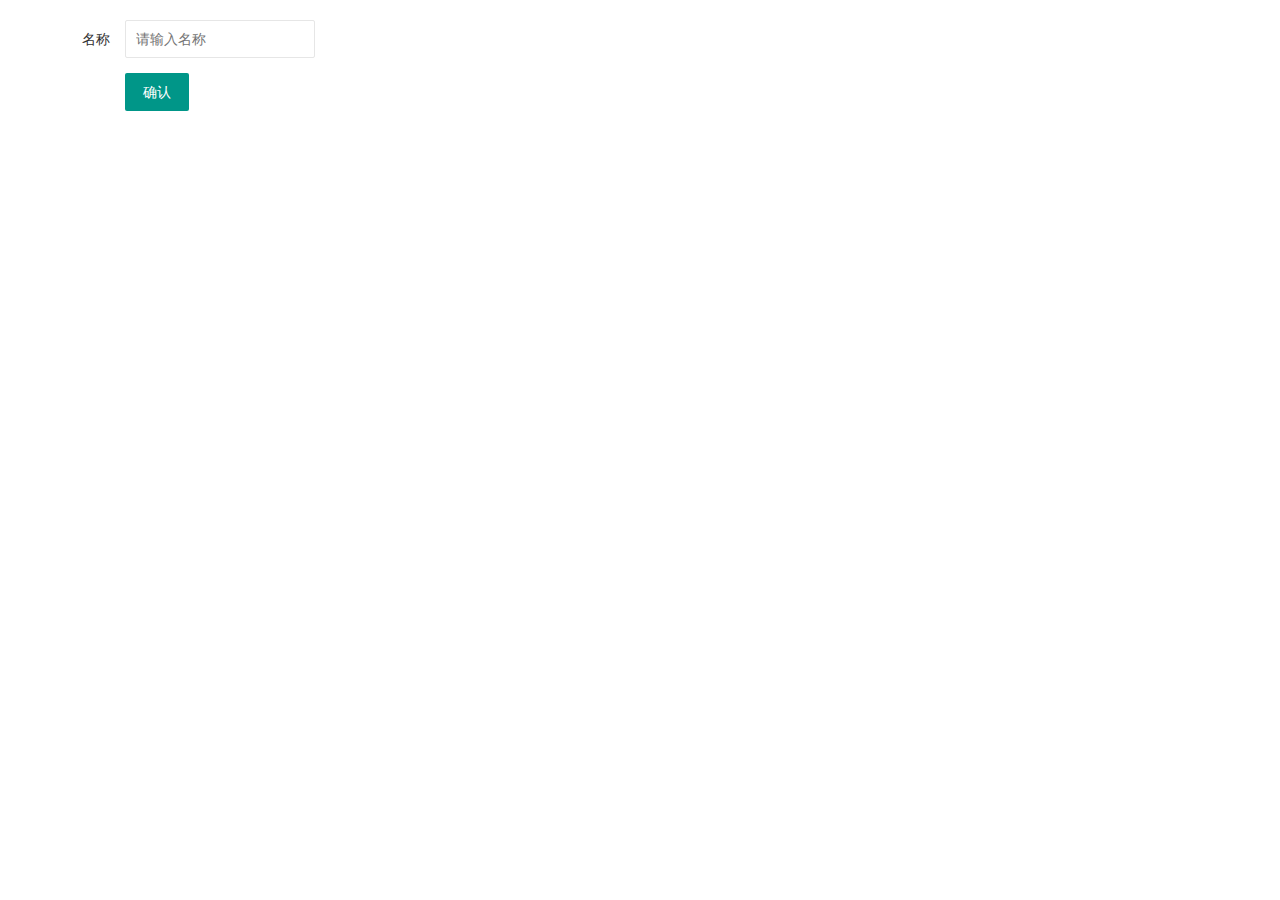
<file: easy-layui-admin/articletype-edit.html>
<!DOCTYPE html>
<html>

<head>
  <meta http-equiv="content-type" content="text/html;charset=utf-8" />
  <title>分类修改</title>
  <meta name="viewport" content="width=device-width, initial-scale=1, maximum-scale=1">
  <link rel="stylesheet" href="plugin/layui/css/layui.css" media="all">
  <link rel="stylesheet" href="css/style.css">
  <script type="text/javascript" src="js/jquery.min.js"></script>
  <script type="text/javascript" src="plugin/layui/layui.js"></script>
</head>

<body>
  <div class="layui-fluid">
    <div id="edit-form" class="layui-form" style="padding: 20px 30px 0 0;">
      <div class="layui-form-item">
        <label class="layui-form-label">名称</label>
        <div class="layui-input-inline">
          <input type="text" name="title" lay-verify="required" placeholder="请输入名称" autocomplete="off"
            class="layui-input">
        </div>
      </div>
      <div class="layui-form-item">
        <div class="layui-input-block">
          <button id="dosubmit" class="layui-btn">确认</button>
        </div>
      </div>
    </div>
  </div>
  <script>
    layui.use(['laydate', 'jquery', 'form'], function () {
      var form = layui.form; //只有执行了这一步，部分表单元素才会自动修饰成功
      //……
      //但是，如果你的HTML是动态生成的，自动渲染就会失效
      //因此你需要在相应的地方，执行下述方法来手动渲染，跟这类似的还有 element.init();
      form.render();

      var laydate = layui.laydate;
      //执行laydate实例
      //常规用法
      laydate.render({
        elem: '#start-date'
      });
      laydate.render({
        elem: '#end-date'
      });
    });

    $("#dosubmit").click(function () {
      layer.msg('操作成功');
      setTimeout(function () {
        parent.location.reload(); //刷新父窗口
        parent.layer.closeAll(); //关闭所有layer窗口
      }, 1000);
      return false;
      var targetUrl = $("#edit-form").attr("action");
      var data = $("#edit-form").serialize();
      $.ajax({
        type: 'post',
        url: targetUrl,
        cache: false,
        data: data, //重点必须为一个变量如：data
        dataType: 'json',
        success: function (data) {
          layer.msg('操作成功');
          setTimeout(function () {
            parent.location.reload(); //刷新父窗口
            parent.layer.closeAll(); //关闭所有layer窗口
          }, 1000);
        },
        error: function () {
          alert('请求失败');
        }
      });
    });
  </script>
</body>

</html>
</file>
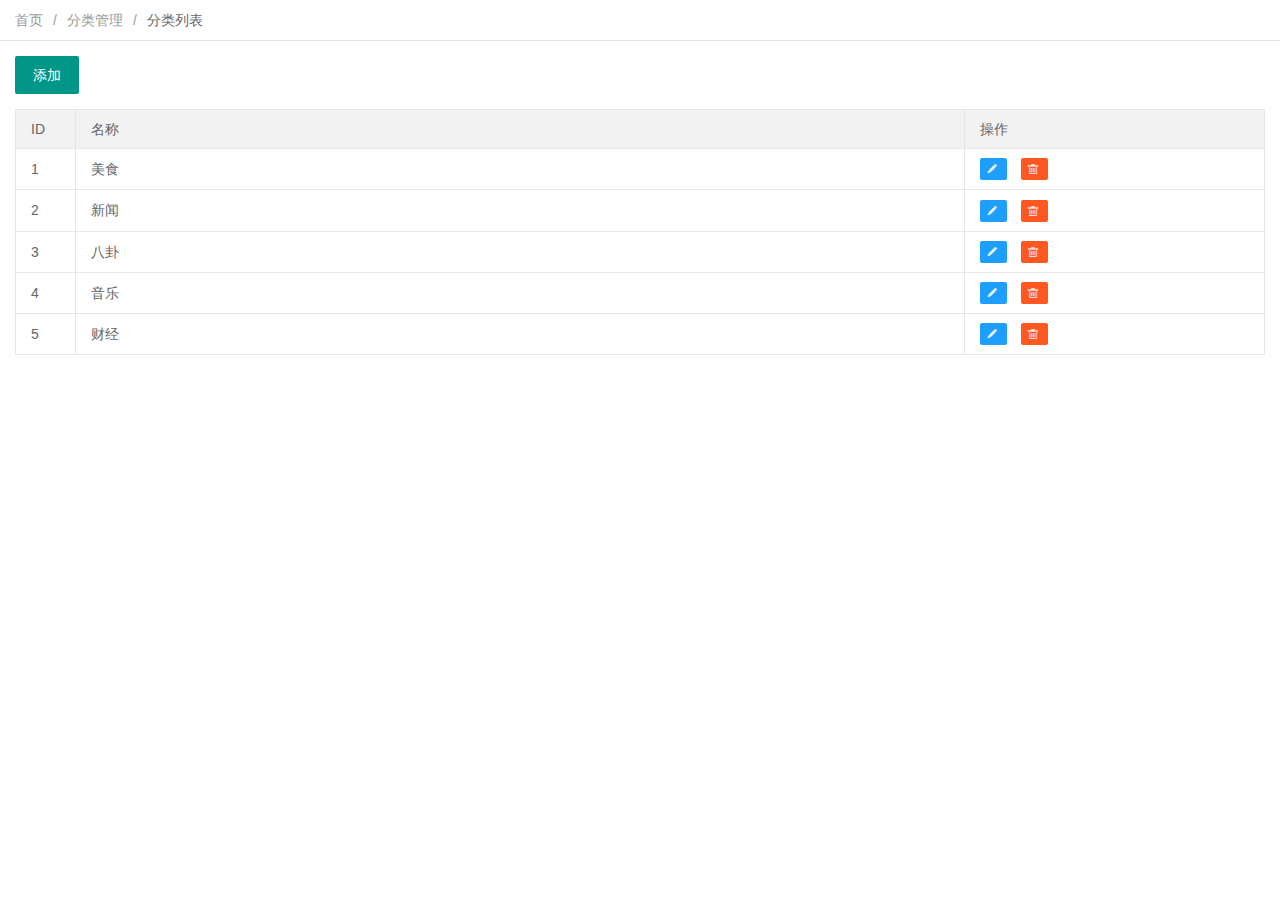
<file: easy-layui-admin/articletype-list.html>
<!DOCTYPE html>
<html>

<head>
  <meta http-equiv="content-type" content="text/html;charset=utf-8" />
  <title>分类列表</title>
  <meta name="viewport" content="width=device-width, initial-scale=1, maximum-scale=1">
  <link rel="stylesheet" href="plugin/layui/css/layui.css" media="all">
  <link rel="stylesheet" href="css/style.css">
  <script type="text/javascript" src="js/jquery.min.js"></script>
  <script type="text/javascript" src="plugin/layui/layui.js"></script>
</head>

<body>
  <div class="admin-content-box-nav">
    <span class="layui-breadcrumb" lay-filter="breadcrumb" style="visibility:visible;">
      <a href="javascript:;">首页</a><span lay-separator="">/</span>
      <a href="javascript:;">分类管理</a><span lay-separator="">/</span>
      <a><cite>分类列表</cite></a>
    </span>
  </div>

  <div class="layui-fluid">
    <div style="padding-top:15px;padding-bottom:5px;">
      <button class="layui-btn" data-type="add">添加</button>
    </div>

    <div class="layui-form">
      <table class="layui-table">
        <colgroup>
          <col width="60">
          <col>
          <col width="300">
        </colgroup>
        <thead>
          <tr>
            <th>ID</th>
            <th>名称</th>
            <th>操作</th>
          </tr>
        </thead>
        <tbody>
          <tr>
            <td>1</td>
            <td>美食</td>
            <td><a class="layui-btn layui-btn-normal layui-btn-xs"
                onclick="edit_articletype('articletype-edit.html')"><i class="layui-icon layui-icon-edit"></i></a> <a
                class="layui-btn layui-btn-danger layui-btn-xs" lay-event="del"><i
                  class="layui-icon layui-icon-delete"></i></a></td>
          </tr>
          <tr>
            <td>2</td>
            <td>新闻</td>
            <td><a class="layui-btn layui-btn-normal layui-btn-xs"
                onclick="edit_articletype('articletype-edit.html')"><i class="layui-icon layui-icon-edit"></i></a> <a
                class="layui-btn layui-btn-danger layui-btn-xs" lay-event="del"><i
                  class="layui-icon layui-icon-delete"></i></a></td>
          </tr>
          <tr>
            <td>3</td>
            <td>八卦</td>
            <td><a class="layui-btn layui-btn-normal layui-btn-xs"
                onclick="edit_articletype('articletype-edit.html')"><i class="layui-icon layui-icon-edit"></i></a> <a
                class="layui-btn layui-btn-danger layui-btn-xs" lay-event="del"><i
                  class="layui-icon layui-icon-delete"></i></a></td>
          </tr>
          <tr>
            <td>4</td>
            <td>音乐</td>
            <td><a class="layui-btn layui-btn-normal layui-btn-xs"
                onclick="edit_articletype('articletype-edit.html')"><i class="layui-icon layui-icon-edit"></i></a> <a
                class="layui-btn layui-btn-danger layui-btn-xs" lay-event="del"><i
                  class="layui-icon layui-icon-delete"></i></a></td>
          </tr>
          <tr>
            <td>5</td>
            <td>财经</td>
            <td><a class="layui-btn layui-btn-normal layui-btn-xs"
                onclick="edit_articletype('articletype-edit.html')"><i class="layui-icon layui-icon-edit"></i></a> <a
                class="layui-btn layui-btn-danger layui-btn-xs" lay-event="del"><i
                  class="layui-icon layui-icon-delete"></i></a></td>
          </tr>
        </tbody>
      </table>
    </div>
  </div>
  <script>
    layui.use(['laydate', 'jquery', 'form'], function () {
      var form = layui.form; //只有执行了这一步，部分表单元素才会自动修饰成功
      //……
      //但是，如果你的HTML是动态生成的，自动渲染就会失效
      //因此你需要在相应的地方，执行下述方法来手动渲染，跟这类似的还有 element.init();
      form.render();

      var laydate = layui.laydate;
      //执行laydate实例
      //常规用法
      laydate.render({
        elem: '#start-date'
      });
      laydate.render({
        elem: '#end-date'
      });
    });

    //修改分类
    function edit_articletype(url) {
      var layer_index = layer.open({
        type: 2,
        area: ['400px', '300px'],
        fix: false, //不固定
        maxmin: true,
        shadeClose: true,
        shade: 0.4,
        title: '编辑',
        content: url,
        success: function (layero, index) {
          layer.iframeAuto(index); //弹出框高度自适应
          //向iframe页的id=house的元素传值 // 参考 https://yq.aliyun.com/ziliao/133150
          //var body = layer.getChildFrame('body', index);
          //body.contents().find("#dataId").val(id);
          //console.log(id);
        },
        error: function (layero, index) {
          //alert("aaa");
        },
        cancel: function () {
          //右上角关闭回调

          //return false 开启该代码可禁止点击该按钮关闭
        }
      });
    }
  </script>
</body>

</html>
</file>
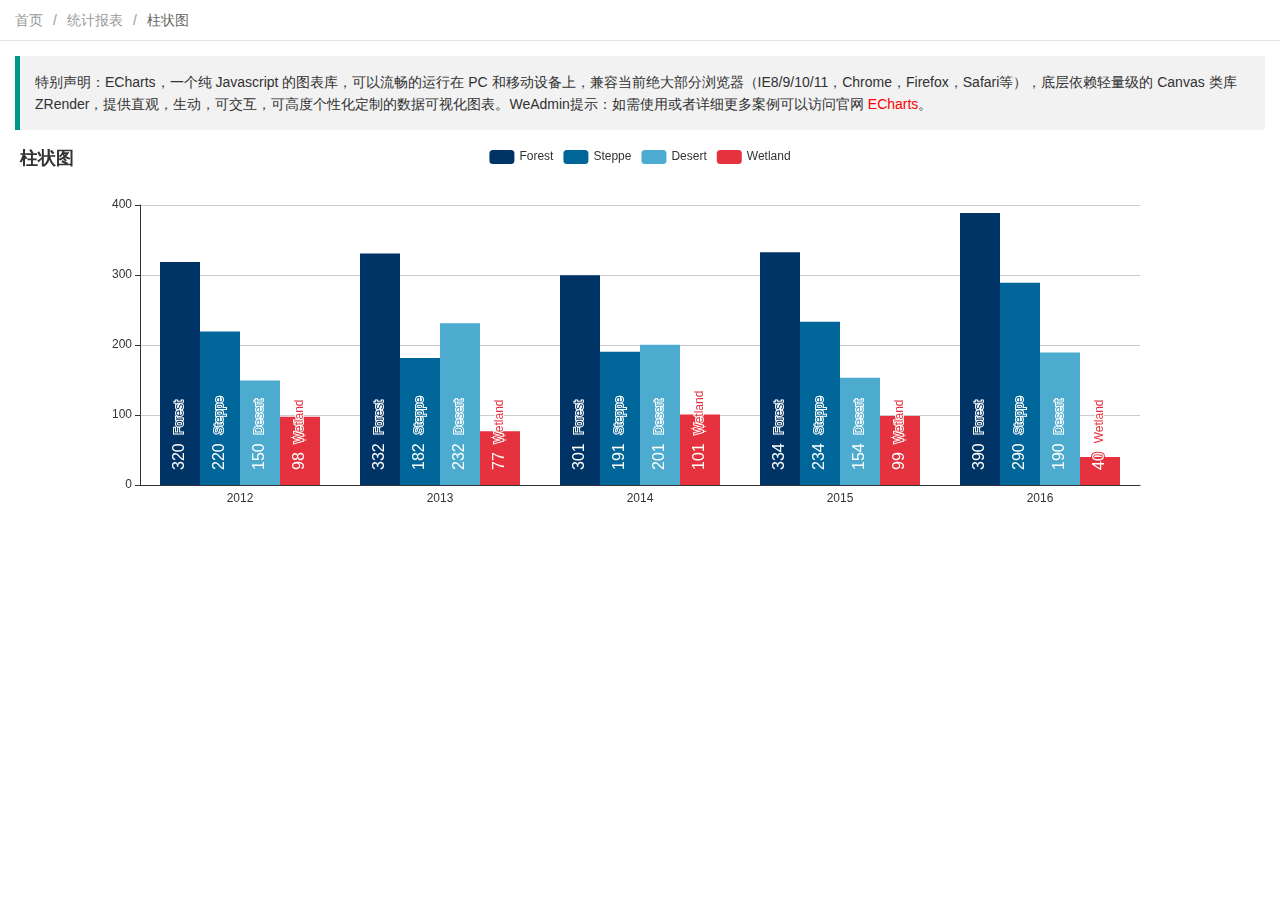
<file: easy-layui-admin/echarts-bar-label-rotation.html>
<!DOCTYPE html>
<html>

<head>
    <meta http-equiv="content-type" content="text/html;charset=utf-8" />
    <title>ECharts柱状图</title>
    <meta name="viewport" content="width=device-width, initial-scale=1, maximum-scale=1">
    <link rel="stylesheet" href="plugin/layui/css/layui.css" media="all">
    <link rel="stylesheet" href="css/style.css">
    <script type="text/javascript" src="js/jquery.min.js"></script>
    <script type="text/javascript" src="plugin/layui/layui.js"></script>
    <script type="text/javascript" src="js/echarts.min.js"></script>
</head>

<body>

    <div class="admin-content-box-nav">
        <span class="layui-breadcrumb" lay-filter="breadcrumb" style="visibility:visible;">
            <a href="javascript:;">首页</a><span lay-separator="">/</span>
            <a href="javascript:;">统计报表</a><span lay-separator="">/</span>
            <a><cite>柱状图</cite></a>
        </span>
    </div>

    <blockquote class="layui-elem-quote" style="margin:15px;">
        特别声明：ECharts，一个纯 Javascript 的图表库，可以流畅的运行在 PC 和移动设备上，兼容当前绝大部分浏览器（IE8/9/10/11，Chrome，Firefox，Safari等），底层依赖轻量级的
        Canvas
        类库 ZRender，提供直观，生动，可交互，可高度个性化定制的数据可视化图表。WeAdmin提示：如需使用或者详细更多案例可以访问官网 <a href="http://echarts.baidu.com/"
            style="color:red">ECharts</a>。
    </blockquote>

    <!-- 为 ECharts 准备一个具备大小（宽高）的 DOM -->
    <div style="margin:0 15px 15px 15px;">
        <div id="echarts-box" style="width:100%;height:400px;"></div>
    </div>

    <script type="text/javascript">
        // 基于准备好的dom，初始化echarts实例
        var myChart = echarts.init(document.getElementById('echarts-box'));

        var app = {};
        option = null;

        var posList = [
            'left', 'right', 'top', 'bottom',
            'inside',
            'insideTop', 'insideLeft', 'insideRight', 'insideBottom',
            'insideTopLeft', 'insideTopRight', 'insideBottomLeft', 'insideBottomRight'
        ];

        app.configParameters = {
            rotate: {
                min: -90,
                max: 90
            },
            align: {
                options: {
                    left: 'left',
                    center: 'center',
                    right: 'right'
                }
            },
            verticalAlign: {
                options: {
                    top: 'top',
                    middle: 'middle',
                    bottom: 'bottom'
                }
            },
            position: {
                options: echarts.util.reduce(posList, function (map, pos) {
                    map[pos] = pos;
                    return map;
                }, {})
            },
            distance: {
                min: 0,
                max: 100
            }
        };

        app.config = {
            rotate: 90,
            align: 'left',
            verticalAlign: 'middle',
            position: 'insideBottom',
            distance: 15,
            onChange: function () {
                var labelOption = {
                    normal: {
                        rotate: app.config.rotate,
                        align: app.config.align,
                        verticalAlign: app.config.verticalAlign,
                        position: app.config.position,
                        distance: app.config.distance
                    }
                };
                myChart.setOption({
                    series: [{
                        label: labelOption
                    }, {
                        label: labelOption
                    }, {
                        label: labelOption
                    }, {
                        label: labelOption
                    }]
                });
            }
        };


        var labelOption = {
            normal: {
                show: true,
                position: app.config.position,
                distance: app.config.distance,
                align: app.config.align,
                verticalAlign: app.config.verticalAlign,
                rotate: app.config.rotate,
                formatter: '{c}  {name|{a}}',
                fontSize: 16,
                rich: {
                    name: {
                        textBorderColor: '#fff'
                    }
                }
            }
        };

        option = {
            title: {
                text: '柱状图'
            },
            color: ['#003366', '#006699', '#4cabce', '#e5323e'],
            tooltip: {
                trigger: 'axis',
                axisPointer: {
                    type: 'shadow'
                }
            },
            legend: {
                data: ['Forest', 'Steppe', 'Desert', 'Wetland']
            },
            toolbox: {
                show: true,
                orient: 'vertical',
                left: 'right',
                top: 'center',
                feature: {
                    mark: { show: true },
                    dataView: { show: true, readOnly: false },
                    magicType: { show: true, type: ['line', 'bar', 'stack', 'tiled'] },
                    restore: { show: true },
                    saveAsImage: { show: true }
                }
            },
            calculable: true,
            xAxis: [
                {
                    type: 'category',
                    axisTick: { show: false },
                    data: ['2012', '2013', '2014', '2015', '2016']
                }
            ],
            yAxis: [
                {
                    type: 'value'
                }
            ],
            series: [
                {
                    name: 'Forest',
                    type: 'bar',
                    barGap: 0,
                    label: labelOption,
                    data: [320, 332, 301, 334, 390]
                },
                {
                    name: 'Steppe',
                    type: 'bar',
                    label: labelOption,
                    data: [220, 182, 191, 234, 290]
                },
                {
                    name: 'Desert',
                    type: 'bar',
                    label: labelOption,
                    data: [150, 232, 201, 154, 190]
                },
                {
                    name: 'Wetland',
                    type: 'bar',
                    label: labelOption,
                    data: [98, 77, 101, 99, 40]
                }
            ]
        };

        // 使用刚指定的配置项和数据显示图表。
        if (option && typeof option === "object") {
            myChart.setOption(option, true);
        }
    </script>
</body>

</html>
</file>
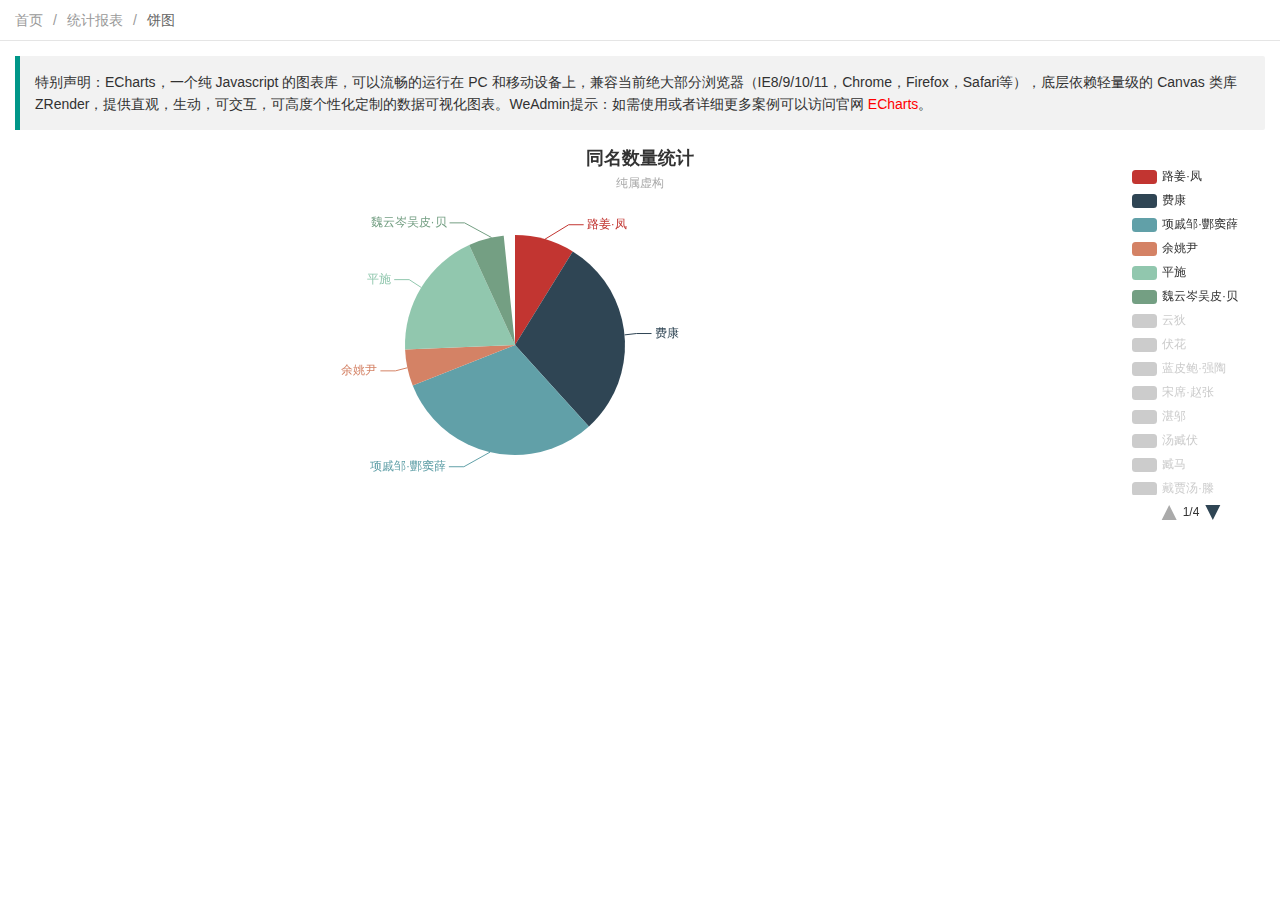
<file: easy-layui-admin/echarts-pie-with-scrollable-legend.html>
<!DOCTYPE html>
<html>

<head>
    <meta http-equiv="content-type" content="text/html;charset=utf-8" />
    <title>ECharts饼图</title>
    <meta name="viewport" content="width=device-width, initial-scale=1, maximum-scale=1">
    <link rel="stylesheet" href="plugin/layui/css/layui.css" media="all">
    <link rel="stylesheet" href="css/style.css">
    <script type="text/javascript" src="js/jquery.min.js"></script>
    <script type="text/javascript" src="plugin/layui/layui.js"></script>
    <script type="text/javascript" src="js/echarts.min.js"></script>
</head>

<body>

    <div class="admin-content-box-nav">
        <span class="layui-breadcrumb" lay-filter="breadcrumb" style="visibility:visible;">
            <a href="javascript:;">首页</a><span lay-separator="">/</span>
            <a href="javascript:;">统计报表</a><span lay-separator="">/</span>
            <a><cite>饼图</cite></a>
        </span>
    </div>

    <blockquote class="layui-elem-quote" style="margin:15px;">
        特别声明：ECharts，一个纯 Javascript 的图表库，可以流畅的运行在 PC 和移动设备上，兼容当前绝大部分浏览器（IE8/9/10/11，Chrome，Firefox，Safari等），底层依赖轻量级的
        Canvas
        类库 ZRender，提供直观，生动，可交互，可高度个性化定制的数据可视化图表。WeAdmin提示：如需使用或者详细更多案例可以访问官网 <a href="http://echarts.baidu.com/"
            style="color:red">ECharts</a>。
    </blockquote>

    <!-- 为 ECharts 准备一个具备大小（宽高）的 DOM -->
    <div style="margin:0 15px 15px 15px;">
        <div id="echarts-box" style="width:100%;height:400px;"></div>
    </div>

    <script type="text/javascript">
        // 基于准备好的dom，初始化echarts实例
        var myChart = echarts.init(document.getElementById('echarts-box'));

        var data = genData(50);

        option = {
            title: {
                text: '同名数量统计',
                subtext: '纯属虚构',
                x: 'center'
            },
            tooltip: {
                trigger: 'item',
                formatter: "{a} <br/>{b} : {c} ({d}%)"
            },
            legend: {
                type: 'scroll',
                orient: 'vertical',
                right: 10,
                top: 20,
                bottom: 20,
                data: data.legendData,

                selected: data.selected
            },
            series: [
                {
                    name: '姓名',
                    type: 'pie',
                    radius: '55%',
                    center: ['40%', '50%'],
                    data: data.seriesData,
                    itemStyle: {
                        emphasis: {
                            shadowBlur: 10,
                            shadowOffsetX: 0,
                            shadowColor: 'rgba(0, 0, 0, 0.5)'
                        }
                    }
                }
            ]
        };




        function genData(count) {
            var nameList = [
                '赵', '钱', '孙', '李', '周', '吴', '郑', '王', '冯', '陈', '褚', '卫', '蒋', '沈', '韩', '杨', '朱', '秦', '尤', '许', '何', '吕', '施', '张', '孔', '曹', '严', '华', '金', '魏', '陶', '姜', '戚', '谢', '邹', '喻', '柏', '水', '窦', '章', '云', '苏', '潘', '葛', '奚', '范', '彭', '郎', '鲁', '韦', '昌', '马', '苗', '凤', '花', '方', '俞', '任', '袁', '柳', '酆', '鲍', '史', '唐', '费', '廉', '岑', '薛', '雷', '贺', '倪', '汤', '滕', '殷', '罗', '毕', '郝', '邬', '安', '常', '乐', '于', '时', '傅', '皮', '卞', '齐', '康', '伍', '余', '元', '卜', '顾', '孟', '平', '黄', '和', '穆', '萧', '尹', '姚', '邵', '湛', '汪', '祁', '毛', '禹', '狄', '米', '贝', '明', '臧', '计', '伏', '成', '戴', '谈', '宋', '茅', '庞', '熊', '纪', '舒', '屈', '项', '祝', '董', '梁', '杜', '阮', '蓝', '闵', '席', '季', '麻', '强', '贾', '路', '娄', '危'
            ];
            var legendData = [];
            var seriesData = [];
            var selected = {};
            for (var i = 0; i < 50; i++) {
                name = Math.random() > 0.65
                    ? makeWord(4, 1) + '·' + makeWord(3, 0)
                    : makeWord(2, 1);
                legendData.push(name);
                seriesData.push({
                    name: name,
                    value: Math.round(Math.random() * 100000)
                });
                selected[name] = i < 6;
            }

            return {
                legendData: legendData,
                seriesData: seriesData,
                selected: selected
            };

            function makeWord(max, min) {
                var nameLen = Math.ceil(Math.random() * max + min);
                var name = [];
                for (var i = 0; i < nameLen; i++) {
                    name.push(nameList[Math.round(Math.random() * nameList.length - 1)]);
                }
                return name.join('');
            }
        }


        // 使用刚指定的配置项和数据显示图表。
        myChart.setOption(option);
    </script>
</body>

</html>
</file>
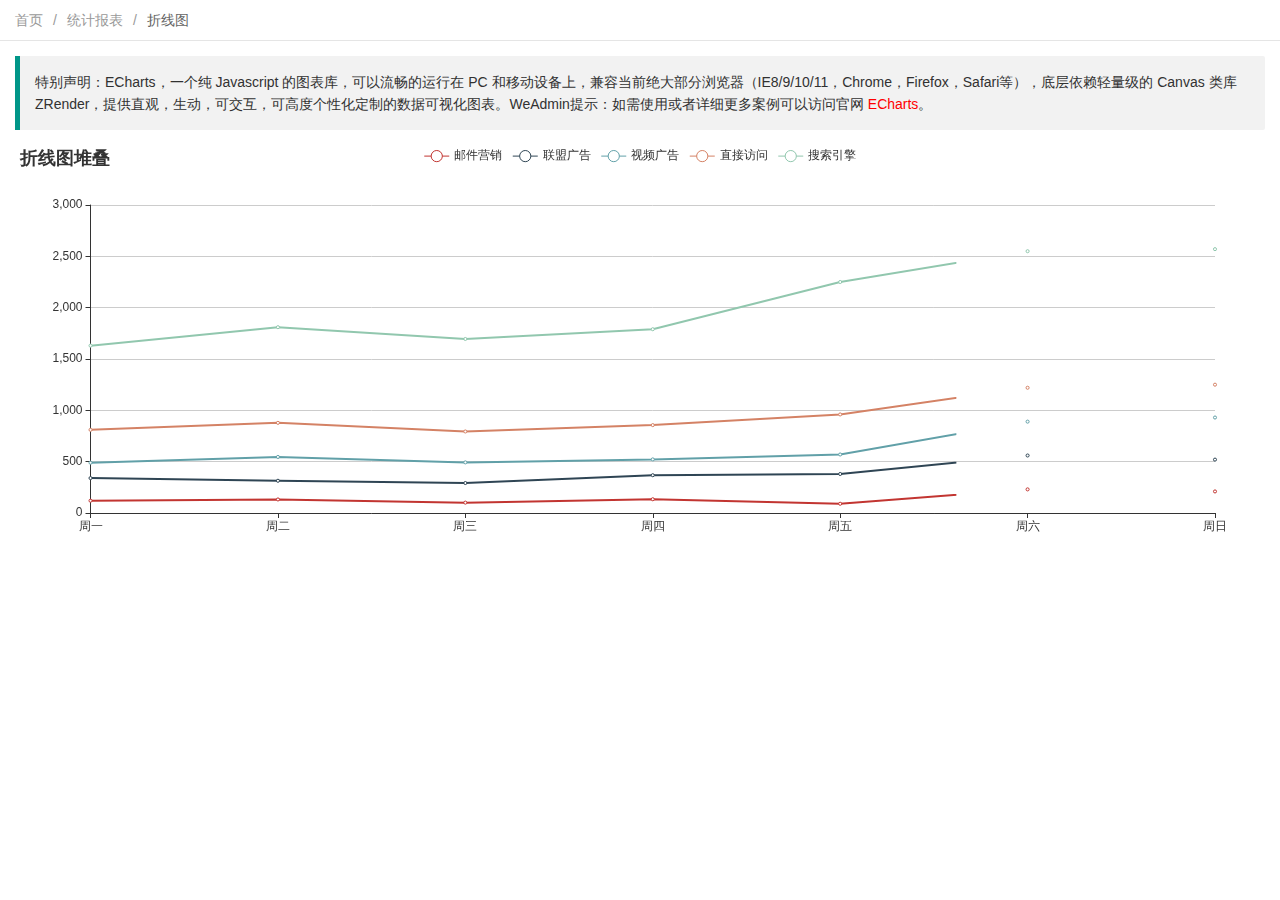
<file: easy-layui-admin/echarts-stacked-line-chart.html>
<!DOCTYPE html>
<html>

<head>
  <meta http-equiv="content-type" content="text/html;charset=utf-8" />
  <title>ECharts折线图</title>
  <meta name="viewport" content="width=device-width, initial-scale=1, maximum-scale=1">
  <link rel="stylesheet" href="plugin/layui/css/layui.css" media="all">
  <link rel="stylesheet" href="css/style.css">
  <script type="text/javascript" src="js/jquery.min.js"></script>
  <script type="text/javascript" src="plugin/layui/layui.js"></script>
  <script type="text/javascript" src="js/echarts.min.js"></script>
</head>

<body>

  <div class="admin-content-box-nav">
    <span class="layui-breadcrumb" lay-filter="breadcrumb" style="visibility:visible;">
      <a href="javascript:;">首页</a><span lay-separator="">/</span>
      <a href="javascript:;">统计报表</a><span lay-separator="">/</span>
      <a><cite>折线图</cite></a>
    </span>
  </div>

  <blockquote class="layui-elem-quote" style="margin:15px;">
    特别声明：ECharts，一个纯 Javascript 的图表库，可以流畅的运行在 PC 和移动设备上，兼容当前绝大部分浏览器（IE8/9/10/11，Chrome，Firefox，Safari等），底层依赖轻量级的 Canvas
    类库 ZRender，提供直观，生动，可交互，可高度个性化定制的数据可视化图表。WeAdmin提示：如需使用或者详细更多案例可以访问官网 <a href="http://echarts.baidu.com/"
      style="color:red">ECharts</a>。
  </blockquote>

  <!-- 为 ECharts 准备一个具备大小（宽高）的 DOM -->
  <div style="margin:0 15px 15px 15px;">
    <div id="echarts-box" style="width:100%;height:400px;"></div>
  </div>

  <script type="text/javascript">
    // 基于准备好的dom，初始化echarts实例
    var myChart = echarts.init(document.getElementById('echarts-box'));

    // 指定图表的配置项和数据
    option = {
      title: {
        text: '折线图堆叠'
      },
      tooltip: {
        trigger: 'axis'
      },
      legend: {
        data: ['邮件营销', '联盟广告', '视频广告', '直接访问', '搜索引擎']
      },
      grid: {
        left: '3%',
        right: '4%',
        bottom: '3%',
        containLabel: true
      },
      toolbox: {
        feature: {
          saveAsImage: {}
        }
      },
      xAxis: {
        type: 'category',
        boundaryGap: false,
        data: ['周一', '周二', '周三', '周四', '周五', '周六', '周日']
      },
      yAxis: {
        type: 'value'
      },
      series: [
        {
          name: '邮件营销',
          type: 'line',
          stack: '总量',
          data: [120, 132, 101, 134, 90, 230, 210]
        },
        {
          name: '联盟广告',
          type: 'line',
          stack: '总量',
          data: [220, 182, 191, 234, 290, 330, 310]
        },
        {
          name: '视频广告',
          type: 'line',
          stack: '总量',
          data: [150, 232, 201, 154, 190, 330, 410]
        },
        {
          name: '直接访问',
          type: 'line',
          stack: '总量',
          data: [320, 332, 301, 334, 390, 330, 320]
        },
        {
          name: '搜索引擎',
          type: 'line',
          stack: '总量',
          data: [820, 932, 901, 934, 1290, 1330, 1320]
        }
      ]
    };

    // 使用刚指定的配置项和数据显示图表。
    myChart.setOption(option);
  </script>
</body>

</html>
</file>
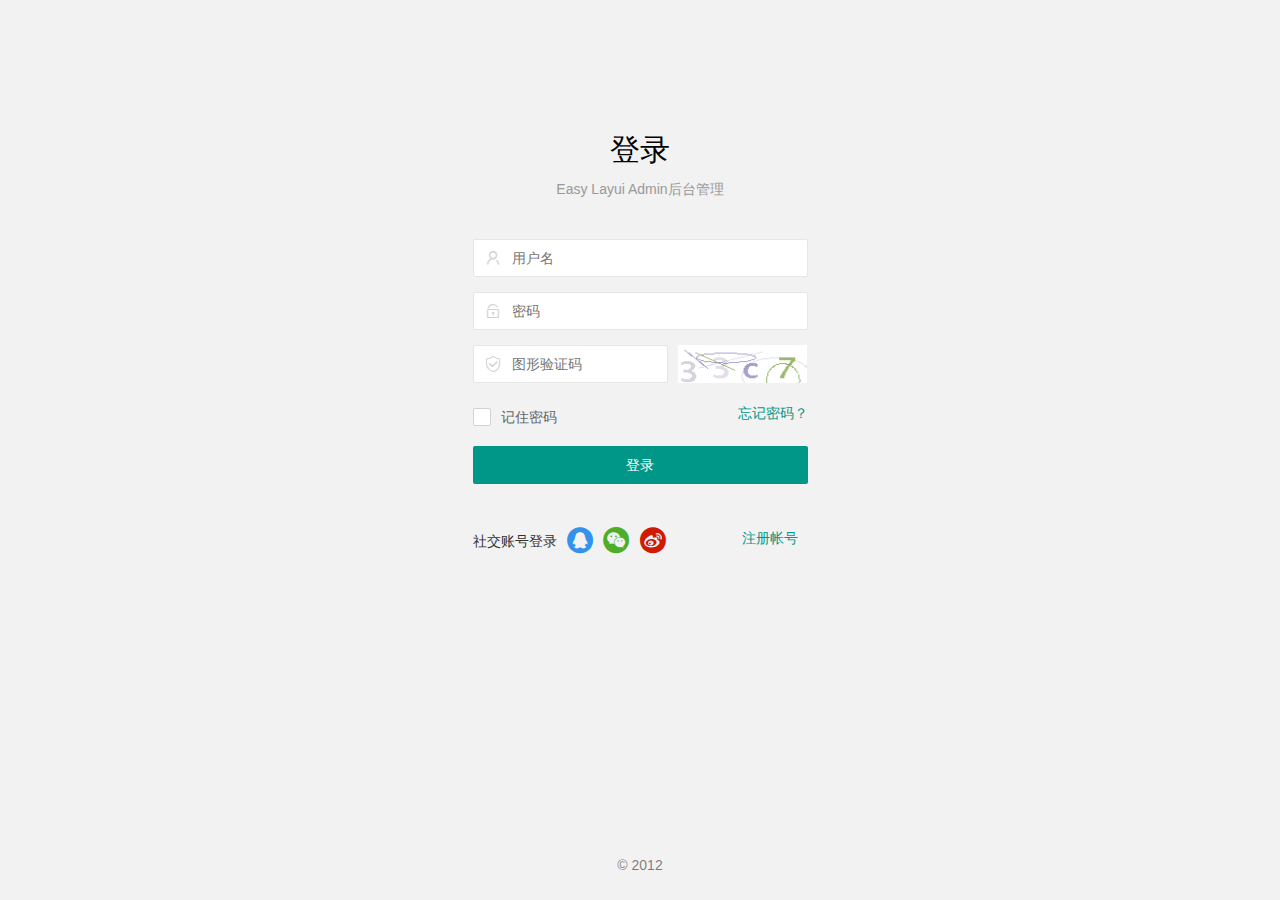
<file: easy-layui-admin/login.html>
<!DOCTYPE html>
<html>

<head>
  <meta http-equiv="content-type" content="text/html;charset=utf-8" />
  <title>后台登录</title>
  <meta name="viewport" content="width=device-width, initial-scale=1, maximum-scale=1">
  <link rel="stylesheet" href="plugin/layui/css/layui.css" media="all">
  <link rel="stylesheet" href="css/style.css">
  <script type="text/javascript" src="js/jquery.min.js"></script>
  <script type="text/javascript" src="plugin/layui/layui.js"></script>
  <style>
    body,
    html {
      height: 100%
    }

    html {
      background-color: #f2f2f2;
      color: #666;
    }

    .layui-layout-body {
      overflow: auto
    }

    #LAY-user-login,
    .layadmin-user-display-show {
      display: block !important
    }

    .layadmin-user-login {
      position: relative;
      left: 0;
      top: 0;
      padding: 110px 0;
      min-height: 100%;
      box-sizing: border-box
    }

    .layadmin-user-login-main {
      width: 375px;
      margin: 0 auto;
      box-sizing: border-box
    }

    .layadmin-user-login-box {
      padding: 20px
    }

    .layadmin-user-login-header {
      text-align: center
    }

    .layadmin-user-login-header h2 {
      margin-bottom: 10px;
      font-weight: 300;
      font-size: 30px;
      color: #000
    }

    .layadmin-user-login-header p {
      font-weight: 300;
      color: #999
    }

    .layadmin-user-login-body .layui-form-item {
      position: relative
    }

    .layadmin-user-login-icon {
      position: absolute;
      left: 1px;
      top: 1px;
      width: 38px;
      line-height: 36px;
      text-align: center;
      color: #d2d2d2
    }

    .layadmin-user-login-body .layui-form-item .layui-input {
      padding-left: 38px
    }

    .layadmin-user-login-codeimg {
      max-height: 38px;
      width: 100%;
      cursor: pointer;
      box-sizing: border-box
    }

    .layadmin-user-login-other {
      position: relative;
      font-size: 0;
      line-height: 38px;
      padding-top: 20px
    }

    .layadmin-user-login-other>* {
      display: inline-block;
      vertical-align: middle;
      margin-right: 10px;
      font-size: 14px
    }

    .layadmin-user-login-other .layui-icon {
      position: relative;
      top: 2px;
      font-size: 26px
    }

    .layadmin-user-login-other a:hover {
      opacity: .8
    }

    .layadmin-user-jump-change {
      float: right
    }

    .layadmin-user-login-footer {
      position: absolute;
      left: 0;
      bottom: 0;
      width: 100%;
      line-height: 30px;
      padding: 20px;
      text-align: center;
      box-sizing: border-box;
      color: rgba(0, 0, 0, .5)
    }

    .layadmin-user-login-footer span {
      padding: 0 5px
    }

    .layadmin-user-login-footer a {
      padding: 0 5px;
      color: rgba(0, 0, 0, .5)
    }

    .layadmin-user-login-footer a:hover {
      color: rgba(0, 0, 0, 1)
    }

    .layadmin-user-login-main[bgimg] {
      background-color: #fff;
      box-shadow: 0 0 5px rgba(0, 0, 0, .05)
    }

    .ladmin-user-login-theme {
      position: fixed;
      bottom: 0;
      left: 0;
      width: 100%;
      text-align: center
    }

    .ladmin-user-login-theme ul {
      display: inline-block;
      padding: 5px;
      background-color: #fff
    }

    .ladmin-user-login-theme ul li {
      display: inline-block;
      vertical-align: top;
      width: 64px;
      height: 43px;
      cursor: pointer;
      transition: all .3s;
      -webkit-transition: all .3s;
      background-color: #f2f2f2
    }

    .ladmin-user-login-theme ul li:hover {
      opacity: .9
    }

    @media screen and (max-width:768px) {
      .layadmin-user-login {
        padding-top: 60px
      }

      .layadmin-user-login-main {
        width: 300px
      }

      .layadmin-user-login-box {
        padding: 10px
      }
    }

    .layui-icon-login-qq {
      color: #3492ED;
    }

    .layui-icon-login-wechat {
      color: #4DAF29;
    }

    .layui-icon-login-weibo {
      color: #CF1900;
    }

    .layadmin-link {
      color: #029789 !important;
    }
  </style>
</head>

<body>
  <div class="layadmin-user-login layadmin-user-display-show" id="LAY-user-login">

    <div class="layadmin-user-login-main">
      <div class="layadmin-user-login-box layadmin-user-login-header">
        <h2>登录</h2>
        <p>Easy Layui Admin后台管理</p>
      </div>
      <div class="layadmin-user-login-box layadmin-user-login-body layui-form">
        <div class="layui-form-item">
          <label class="layadmin-user-login-icon layui-icon layui-icon-username" for="LAY-user-login-username"></label>
          <input type="text" name="username" id="LAY-user-login-username" lay-verify="required" placeholder="用户名"
            class="layui-input">
        </div>
        <div class="layui-form-item">
          <label class="layadmin-user-login-icon layui-icon layui-icon-password" for="LAY-user-login-password"></label>
          <input type="password" name="password" id="LAY-user-login-password" lay-verify="required" placeholder="密码"
            class="layui-input">
        </div>
        <div class="layui-form-item">
          <div class="layui-row">
            <div class="layui-col-xs7">
              <label class="layadmin-user-login-icon layui-icon layui-icon-vercode"
                for="LAY-user-login-vercode"></label>
              <input type="text" name="vercode" id="LAY-user-login-vercode" lay-verify="required" placeholder="图形验证码"
                class="layui-input">
            </div>
            <div class="layui-col-xs5">
              <div style="margin-left: 10px;">
                <img src="images/captcha.gif" class="layadmin-user-login-codeimg" id="LAY-user-get-vercode">
              </div>
            </div>
          </div>
        </div>
        <div class="layui-form-item" style="margin-bottom: 20px;">
          <input type="checkbox" name="remember" lay-skin="primary" title="记住密码">
          <a href="javascript:;" class="layadmin-user-jump-change layadmin-link" style="margin-top: 7px;">忘记密码？</a>
        </div>
        <div class="layui-form-item">
          <button class="layui-btn layui-btn-fluid" lay-submit lay-filter="LAY-user-login-submit">登录</button>
        </div>
        <div class="layui-trans layui-form-item layadmin-user-login-other">
          <label>社交账号登录</label>
          <a href="javascript:;"><i class="layui-icon layui-icon-login-qq"></i></a>
          <a href="javascript:;"><i class="layui-icon layui-icon-login-wechat"></i></a>
          <a href="javascript:;"><i class="layui-icon layui-icon-login-weibo"></i></a>

          <a href="reg.html" class="layadmin-user-jump-change layadmin-link">注册帐号</a>
        </div>
      </div>
    </div>

    <div class="layui-trans layadmin-user-login-footer">
      <p>© 2012</p>
    </div>

    <!--<div class="ladmin-user-login-theme">
      <script type="text/html" template>
        <ul>
          <li data-theme=""><img src="{{ layui.setter.base }}style/res/bg-none.jpg"></li>
          <li data-theme="#03152A" style="background-color: #03152A;"></li>
          <li data-theme="#2E241B" style="background-color: #2E241B;"></li>
          <li data-theme="#50314F" style="background-color: #50314F;"></li>
          <li data-theme="#344058" style="background-color: #344058;"></li>
          <li data-theme="#20222A" style="background-color: #20222A;"></li>
        </ul>
      </script>
    </div>-->

  </div>
  <script type="text/javascript">
    layui.use(['form', 'layer'], function () {

      // 操作对象
      var form = layui.form
        , layer = layui.layer
        , $ = layui.jquery;

    });

  </script>
</body>

</html>
</file>
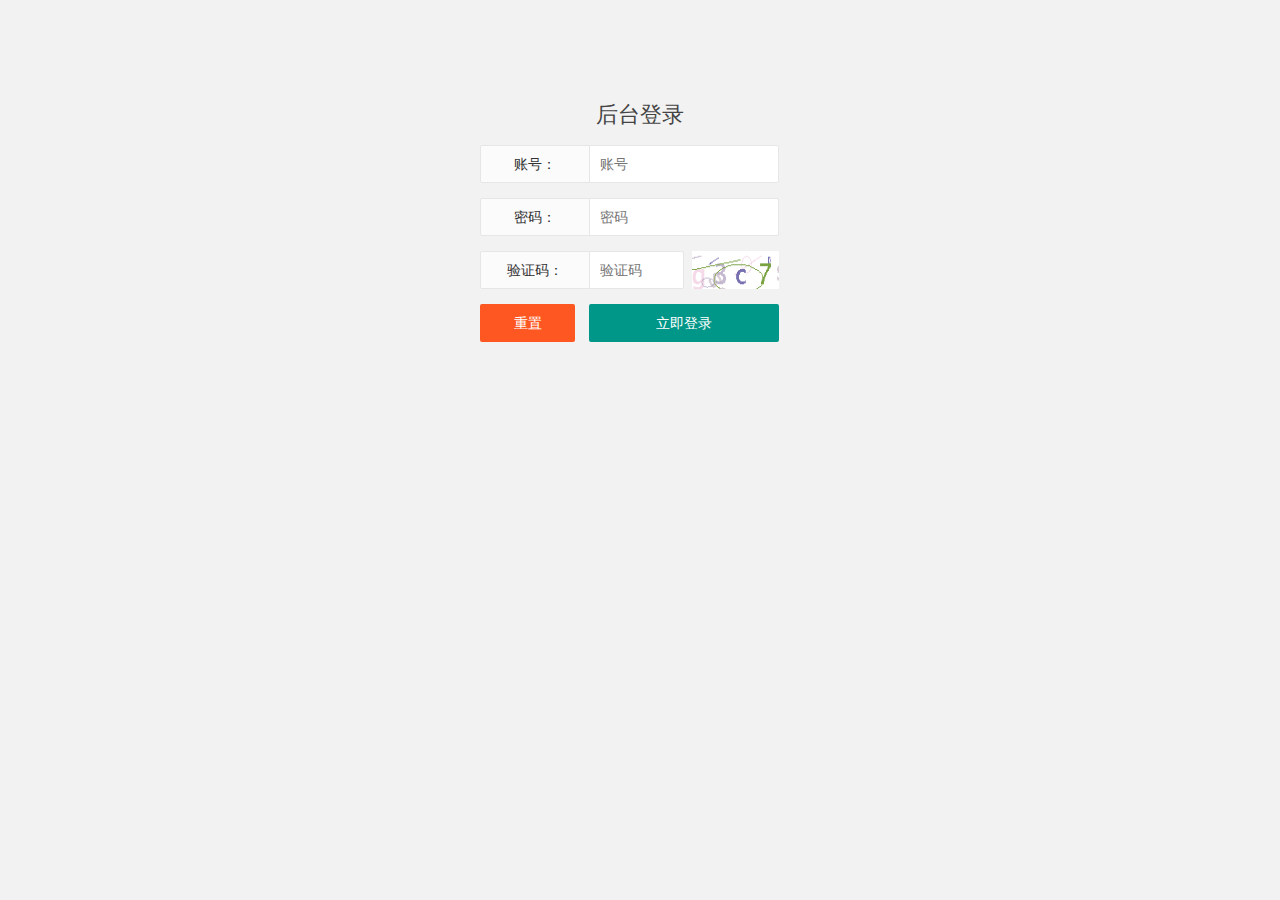
<file: easy-layui-admin/login2.html>
<!DOCTYPE html>
<html>

<head>
    <meta http-equiv="content-type" content="text/html;charset=utf-8" />
    <title>后台登录</title>
    <meta name="viewport" content="width=device-width, initial-scale=1, maximum-scale=1">
    <link rel="stylesheet" href="plugin/layui/css/layui.css" media="all">
    <link rel="stylesheet" href="css/style.css">
    <script type="text/javascript" src="js/jquery.min.js"></script>
    <script type="text/javascript" src="plugin/layui/layui.js"></script>
    <style>
        /* login */
        html {
            background-color: #f2f2f2;
            color: #666;
        }

        .login-box {
            padding: 100px 0;
            margin: 0 auto;
            width: 320px;
            height: 241px;
            max-height: 300px;
        }

        .login-body .login-box h3 {
            color: #444;
            font-size: 22px;
            font-weight: 100;
            text-align: center;
        }

        .login-box .layui-input[type='number'] {
            display: inline-block;
            width: 50%;
            vertical-align: top;
        }

        .login-box img {
            display: inline-block;
            width: 46%;
            height: 38px;
            border: none;
            vertical-align: top;
            cursor: pointer;
            margin-left: 4%;
        }

        .login-box button.btn-reset {
            width: 95px;
        }

        .login-box button.btn-submit {
            width: 190px;
        }
    </style>
</head>

<body class="login-body body">
    <div class="login-box">
        <form class="layui-form layui-form-pane" method="get" action="">
            <div class="layui-form-item">
                <h3>后台登录</h3>
            </div>
            <div class="layui-form-item">
                <label class="layui-form-label">账号：</label>

                <div class="layui-input-inline">
                    <input type="text" name="account" class="layui-input" lay-verify="account" placeholder="账号"
                        autocomplete="on" maxlength="20" />
                </div>
            </div>
            <div class="layui-form-item">
                <label class="layui-form-label">密码：</label>

                <div class="layui-input-inline">
                    <input type="password" name="password" class="layui-input" lay-verify="password" placeholder="密码"
                        maxlength="20" />
                </div>
            </div>
            <div class="layui-form-item">
                <label class="layui-form-label">验证码：</label>

                <div class="layui-input-inline">
                    <input type="number" name="code" class="layui-input" lay-verify="code" placeholder="验证码"
                        maxlength="6" /><img src="images/captcha.gif" alt="">
                </div>
            </div>
            <div class="layui-form-item">
                <button type="reset" class="layui-btn layui-btn-danger btn-reset">重置</button>
                <button type="button" class="layui-btn btn-submit" lay-submit="" lay-filter="sub">立即登录</button>
            </div>
        </form>
    </div>

    <script type="text/javascript">
        layui.use(['form', 'layer'], function () {

            // 操作对象
            var form = layui.form
                , layer = layui.layer
                , $ = layui.jquery;

            // 验证
            form.verify({
                account: function (value) {
                    if (value == "") {
                        return "请输入用户名";
                    }
                },
                password: function (value) {
                    if (value == "") {
                        return "请输入密码";
                    }
                },
                code: function (value) {
                    if (value == "") {
                        return "请输入验证码";
                    }
                }
            });

            // 提交监听
            form.on('submit(sub)', function (data) {
                layer.alert(JSON.stringify(data.field), {
                    title: '最终的提交信息'
                });
                return false;
            });

            // you code ...
        });

    </script>
</body>

</html>
</file>
<file: style.css>
body,h1,h2,h3,h4,h5,h6,p,ul,ol,dl,dd,form,input,textarea,select,button{margin:0;padding:0;}em,i{font-style:normal;}
li,ul{list-style:none;}ul{zoom:1;}img{border:none;border:0;margin:0;padding:0;vertical-align:middle;}.cl{clear:both;}.fl,.mfl{float:left;}.fr,.mfr{float:right;}.m-auto{margin:0 auto;}
body{color:#333;font-size:16px;line-height:1.5;font-family:arial,'Hiragino Sans GB',"Microsoft YaHei","Lucida Grande","Lucida Sans Unicode",Helvetica,Arial,Verdana,tahoma,simsun,sans-serif;}
.mt10{margin-top:10px;}.mb10{margin-bottom:10px;}img:hover{filter:alpha(opacity=90);opacity:0.9;}
a{text-decoration:none;color:#22ac38;}a:hover{text-decoration:underline;}

.content{width:640px;margin:0 auto;}
.avatar{width:100px;height:100px;margin-bottom:22px;border-radius:50%;border:2px solid rgba(255, 255, 255, 0.2);}
.h1desc{font-size:2.4rem;margin-bottom:12px;}.desc{font-size:1.25rem;margin-bottom:2rem;font-weight:normal;opacity:0.7;}
.header{background-color:#159957;background-image:linear-gradient(120deg,#155799,#159957);color:#fff;padding:50px 0;text-align:center;}
hr{border-color:#f60;border-width:3px;max-width:50px;margin-top:20px;margin-bottom:20px;border:0;border-top:1px solid #eee;height:0;-webkit-box-sizing:content-box;-moz-box-sizing:content-box;box-sizing:content-box;}
.ws-tag a{display:inline-block;font-size:16px;color:rgba(255, 255, 255, 0.7);padding:5px 30px;margin-right:15px;margin-bottom:10px;line-height:28px;border-radius:2px;cursor:pointer;background-color: rgba(255, 255, 255, 0.08);border-color: rgba(255, 255, 255, 0.2);border-style: solid;border-width: 1px;border-radius: 0.3rem;transition: color 0.2s, background-color 0.2s, border-color 0.2s;}
.ws-tag a:hover{color:#22ac38;border:1px solid #fff;background-color:#fff;}
.desc2{font-size:16px;}.fs18{font-size:18px;}.fs24{font-size:24px;}
.content h2,.content h3{padding-bottom:10px;margin:40px 0 20px;border-bottom:1px solid #EEE;}
.content .title{word-break:break-word;margin:20px 0 30px;font-size:34px;font-weight:700;line-height:1.3;}

@media screen and (max-width:540px){
.content{width:90%;}
}
</file>
<file: easy-layui-admin/plugin/layui/css/layui.css>
/** layui-v2.5.4 MIT License By https://www.layui.com */
 .layui-inline,img{display:inline-block;vertical-align:middle}h1,h2,h3,h4,h5,h6{font-weight:400}.layui-edge,.layui-header,.layui-inline,.layui-main{position:relative}.layui-body,.layui-edge,.layui-elip{overflow:hidden}.layui-btn,.layui-edge,.layui-inline,img{vertical-align:middle}.layui-btn,.layui-disabled,.layui-icon,.layui-unselect{-moz-user-select:none;-webkit-user-select:none;-ms-user-select:none}.layui-elip,.layui-form-checkbox span,.layui-form-pane .layui-form-label{text-overflow:ellipsis;white-space:nowrap}.layui-breadcrumb,.layui-tree-btnGroup{visibility:hidden}blockquote,body,button,dd,div,dl,dt,form,h1,h2,h3,h4,h5,h6,input,li,ol,p,pre,td,textarea,th,ul{margin:0;padding:0;-webkit-tap-highlight-color:rgba(0,0,0,0)}a:active,a:hover{outline:0}img{border:none}li{list-style:none}table{border-collapse:collapse;border-spacing:0}h4,h5,h6{font-size:100%}button,input,optgroup,option,select,textarea{font-family:inherit;font-size:inherit;font-style:inherit;font-weight:inherit;outline:0}pre{white-space:pre-wrap;white-space:-moz-pre-wrap;white-space:-pre-wrap;white-space:-o-pre-wrap;word-wrap:break-word}body{line-height:24px;font:14px Helvetica Neue,Helvetica,PingFang SC,Tahoma,Arial,sans-serif}hr{height:1px;margin:10px 0;border:0;clear:both}a{color:#333;text-decoration:none}a:hover{color:#777}a cite{font-style:normal;*cursor:pointer}.layui-border-box,.layui-border-box *{box-sizing:border-box}.layui-box,.layui-box *{box-sizing:content-box}.layui-clear{clear:both;*zoom:1}.layui-clear:after{content:'\20';clear:both;*zoom:1;display:block;height:0}.layui-inline{*display:inline;*zoom:1}.layui-edge{display:inline-block;width:0;height:0;border-width:6px;border-style:dashed;border-color:transparent}.layui-edge-top{top:-4px;border-bottom-color:#999;border-bottom-style:solid}.layui-edge-right{border-left-color:#999;border-left-style:solid}.layui-edge-bottom{top:2px;border-top-color:#999;border-top-style:solid}.layui-edge-left{border-right-color:#999;border-right-style:solid}.layui-disabled,.layui-disabled:hover{color:#d2d2d2!important;cursor:not-allowed!important}.layui-circle{border-radius:100%}.layui-show{display:block!important}.layui-hide{display:none!important}@font-face{font-family:layui-icon;src:url(../font/iconfont.eot?v=250);src:url(../font/iconfont.eot?v=250#iefix) format('embedded-opentype'),url(../font/iconfont.woff2?v=250) format('woff2'),url(../font/iconfont.woff?v=250) format('woff'),url(../font/iconfont.ttf?v=250) format('truetype'),url(../font/iconfont.svg?v=250#layui-icon) format('svg')}.layui-icon{font-family:layui-icon!important;font-size:16px;font-style:normal;-webkit-font-smoothing:antialiased;-moz-osx-font-smoothing:grayscale}.layui-icon-reply-fill:before{content:"\e611"}.layui-icon-set-fill:before{content:"\e614"}.layui-icon-menu-fill:before{content:"\e60f"}.layui-icon-search:before{content:"\e615"}.layui-icon-share:before{content:"\e641"}.layui-icon-set-sm:before{content:"\e620"}.layui-icon-engine:before{content:"\e628"}.layui-icon-close:before{content:"\1006"}.layui-icon-close-fill:before{content:"\1007"}.layui-icon-chart-screen:before{content:"\e629"}.layui-icon-star:before{content:"\e600"}.layui-icon-circle-dot:before{content:"\e617"}.layui-icon-chat:before{content:"\e606"}.layui-icon-release:before{content:"\e609"}.layui-icon-list:before{content:"\e60a"}.layui-icon-chart:before{content:"\e62c"}.layui-icon-ok-circle:before{content:"\1005"}.layui-icon-layim-theme:before{content:"\e61b"}.layui-icon-table:before{content:"\e62d"}.layui-icon-right:before{content:"\e602"}.layui-icon-left:before{content:"\e603"}.layui-icon-cart-simple:before{content:"\e698"}.layui-icon-face-cry:before{content:"\e69c"}.layui-icon-face-smile:before{content:"\e6af"}.layui-icon-survey:before{content:"\e6b2"}.layui-icon-tree:before{content:"\e62e"}.layui-icon-upload-circle:before{content:"\e62f"}.layui-icon-add-circle:before{content:"\e61f"}.layui-icon-download-circle:before{content:"\e601"}.layui-icon-templeate-1:before{content:"\e630"}.layui-icon-util:before{content:"\e631"}.layui-icon-face-surprised:before{content:"\e664"}.layui-icon-edit:before{content:"\e642"}.layui-icon-speaker:before{content:"\e645"}.layui-icon-down:before{content:"\e61a"}.layui-icon-file:before{content:"\e621"}.layui-icon-layouts:before{content:"\e632"}.layui-icon-rate-half:before{content:"\e6c9"}.layui-icon-add-circle-fine:before{content:"\e608"}.layui-icon-prev-circle:before{content:"\e633"}.layui-icon-read:before{content:"\e705"}.layui-icon-404:before{content:"\e61c"}.layui-icon-carousel:before{content:"\e634"}.layui-icon-help:before{content:"\e607"}.layui-icon-code-circle:before{content:"\e635"}.layui-icon-water:before{content:"\e636"}.layui-icon-username:before{content:"\e66f"}.layui-icon-find-fill:before{content:"\e670"}.layui-icon-about:before{content:"\e60b"}.layui-icon-location:before{content:"\e715"}.layui-icon-up:before{content:"\e619"}.layui-icon-pause:before{content:"\e651"}.layui-icon-date:before{content:"\e637"}.layui-icon-layim-uploadfile:before{content:"\e61d"}.layui-icon-delete:before{content:"\e640"}.layui-icon-play:before{content:"\e652"}.layui-icon-top:before{content:"\e604"}.layui-icon-friends:before{content:"\e612"}.layui-icon-refresh-3:before{content:"\e9aa"}.layui-icon-ok:before{content:"\e605"}.layui-icon-layer:before{content:"\e638"}.layui-icon-face-smile-fine:before{content:"\e60c"}.layui-icon-dollar:before{content:"\e659"}.layui-icon-group:before{content:"\e613"}.layui-icon-layim-download:before{content:"\e61e"}.layui-icon-picture-fine:before{content:"\e60d"}.layui-icon-link:before{content:"\e64c"}.layui-icon-diamond:before{content:"\e735"}.layui-icon-log:before{content:"\e60e"}.layui-icon-rate-solid:before{content:"\e67a"}.layui-icon-fonts-del:before{content:"\e64f"}.layui-icon-unlink:before{content:"\e64d"}.layui-icon-fonts-clear:before{content:"\e639"}.layui-icon-triangle-r:before{content:"\e623"}.layui-icon-circle:before{content:"\e63f"}.layui-icon-radio:before{content:"\e643"}.layui-icon-align-center:before{content:"\e647"}.layui-icon-align-right:before{content:"\e648"}.layui-icon-align-left:before{content:"\e649"}.layui-icon-loading-1:before{content:"\e63e"}.layui-icon-return:before{content:"\e65c"}.layui-icon-fonts-strong:before{content:"\e62b"}.layui-icon-upload:before{content:"\e67c"}.layui-icon-dialogue:before{content:"\e63a"}.layui-icon-video:before{content:"\e6ed"}.layui-icon-headset:before{content:"\e6fc"}.layui-icon-cellphone-fine:before{content:"\e63b"}.layui-icon-add-1:before{content:"\e654"}.layui-icon-face-smile-b:before{content:"\e650"}.layui-icon-fonts-html:before{content:"\e64b"}.layui-icon-form:before{content:"\e63c"}.layui-icon-cart:before{content:"\e657"}.layui-icon-camera-fill:before{content:"\e65d"}.layui-icon-tabs:before{content:"\e62a"}.layui-icon-fonts-code:before{content:"\e64e"}.layui-icon-fire:before{content:"\e756"}.layui-icon-set:before{content:"\e716"}.layui-icon-fonts-u:before{content:"\e646"}.layui-icon-triangle-d:before{content:"\e625"}.layui-icon-tips:before{content:"\e702"}.layui-icon-picture:before{content:"\e64a"}.layui-icon-more-vertical:before{content:"\e671"}.layui-icon-flag:before{content:"\e66c"}.layui-icon-loading:before{content:"\e63d"}.layui-icon-fonts-i:before{content:"\e644"}.layui-icon-refresh-1:before{content:"\e666"}.layui-icon-rmb:before{content:"\e65e"}.layui-icon-home:before{content:"\e68e"}.layui-icon-user:before{content:"\e770"}.layui-icon-notice:before{content:"\e667"}.layui-icon-login-weibo:before{content:"\e675"}.layui-icon-voice:before{content:"\e688"}.layui-icon-upload-drag:before{content:"\e681"}.layui-icon-login-qq:before{content:"\e676"}.layui-icon-snowflake:before{content:"\e6b1"}.layui-icon-file-b:before{content:"\e655"}.layui-icon-template:before{content:"\e663"}.layui-icon-auz:before{content:"\e672"}.layui-icon-console:before{content:"\e665"}.layui-icon-app:before{content:"\e653"}.layui-icon-prev:before{content:"\e65a"}.layui-icon-website:before{content:"\e7ae"}.layui-icon-next:before{content:"\e65b"}.layui-icon-component:before{content:"\e857"}.layui-icon-more:before{content:"\e65f"}.layui-icon-login-wechat:before{content:"\e677"}.layui-icon-shrink-right:before{content:"\e668"}.layui-icon-spread-left:before{content:"\e66b"}.layui-icon-camera:before{content:"\e660"}.layui-icon-note:before{content:"\e66e"}.layui-icon-refresh:before{content:"\e669"}.layui-icon-female:before{content:"\e661"}.layui-icon-male:before{content:"\e662"}.layui-icon-password:before{content:"\e673"}.layui-icon-senior:before{content:"\e674"}.layui-icon-theme:before{content:"\e66a"}.layui-icon-tread:before{content:"\e6c5"}.layui-icon-praise:before{content:"\e6c6"}.layui-icon-star-fill:before{content:"\e658"}.layui-icon-rate:before{content:"\e67b"}.layui-icon-template-1:before{content:"\e656"}.layui-icon-vercode:before{content:"\e679"}.layui-icon-cellphone:before{content:"\e678"}.layui-icon-screen-full:before{content:"\e622"}.layui-icon-screen-restore:before{content:"\e758"}.layui-icon-cols:before{content:"\e610"}.layui-icon-export:before{content:"\e67d"}.layui-icon-print:before{content:"\e66d"}.layui-icon-slider:before{content:"\e714"}.layui-icon-addition:before{content:"\e624"}.layui-icon-subtraction:before{content:"\e67e"}.layui-icon-service:before{content:"\e626"}.layui-icon-transfer:before{content:"\e691"}.layui-main{width:1140px;margin:0 auto}.layui-header{z-index:1000;height:60px}.layui-header a:hover{transition:all .5s;-webkit-transition:all .5s}.layui-side{position:fixed;left:0;top:0;bottom:0;z-index:999;width:200px;overflow-x:hidden}.layui-side-scroll{position:relative;width:220px;height:100%;overflow-x:hidden}.layui-body{position:absolute;left:200px;right:0;top:0;bottom:0;z-index:998;width:auto;overflow-y:auto;box-sizing:border-box}.layui-layout-body{overflow:hidden}.layui-layout-admin .layui-header{background-color:#23262E}.layui-layout-admin .layui-side{top:60px;width:200px;overflow-x:hidden}.layui-layout-admin .layui-body{position:fixed;top:60px;bottom:44px}.layui-layout-admin .layui-main{width:auto;margin:0 15px}.layui-layout-admin .layui-footer{position:fixed;left:200px;right:0;bottom:0;height:44px;line-height:44px;padding:0 15px;background-color:#eee}.layui-layout-admin .layui-logo{position:absolute;left:0;top:0;width:200px;height:100%;line-height:60px;text-align:center;color:#009688;font-size:16px}.layui-layout-admin .layui-header .layui-nav{background:0 0}.layui-layout-left{position:absolute!important;left:200px;top:0}.layui-layout-right{position:absolute!important;right:0;top:0}.layui-container{position:relative;margin:0 auto;padding:0 15px;box-sizing:border-box}.layui-fluid{position:relative;margin:0 auto;padding:0 15px}.layui-row:after,.layui-row:before{content:'';display:block;clear:both}.layui-col-lg1,.layui-col-lg10,.layui-col-lg11,.layui-col-lg12,.layui-col-lg2,.layui-col-lg3,.layui-col-lg4,.layui-col-lg5,.layui-col-lg6,.layui-col-lg7,.layui-col-lg8,.layui-col-lg9,.layui-col-md1,.layui-col-md10,.layui-col-md11,.layui-col-md12,.layui-col-md2,.layui-col-md3,.layui-col-md4,.layui-col-md5,.layui-col-md6,.layui-col-md7,.layui-col-md8,.layui-col-md9,.layui-col-sm1,.layui-col-sm10,.layui-col-sm11,.layui-col-sm12,.layui-col-sm2,.layui-col-sm3,.layui-col-sm4,.layui-col-sm5,.layui-col-sm6,.layui-col-sm7,.layui-col-sm8,.layui-col-sm9,.layui-col-xs1,.layui-col-xs10,.layui-col-xs11,.layui-col-xs12,.layui-col-xs2,.layui-col-xs3,.layui-col-xs4,.layui-col-xs5,.layui-col-xs6,.layui-col-xs7,.layui-col-xs8,.layui-col-xs9{position:relative;display:block;box-sizing:border-box}.layui-col-xs1,.layui-col-xs10,.layui-col-xs11,.layui-col-xs12,.layui-col-xs2,.layui-col-xs3,.layui-col-xs4,.layui-col-xs5,.layui-col-xs6,.layui-col-xs7,.layui-col-xs8,.layui-col-xs9{float:left}.layui-col-xs1{width:8.33333333%}.layui-col-xs2{width:16.66666667%}.layui-col-xs3{width:25%}.layui-col-xs4{width:33.33333333%}.layui-col-xs5{width:41.66666667%}.layui-col-xs6{width:50%}.layui-col-xs7{width:58.33333333%}.layui-col-xs8{width:66.66666667%}.layui-col-xs9{width:75%}.layui-col-xs10{width:83.33333333%}.layui-col-xs11{width:91.66666667%}.layui-col-xs12{width:100%}.layui-col-xs-offset1{margin-left:8.33333333%}.layui-col-xs-offset2{margin-left:16.66666667%}.layui-col-xs-offset3{margin-left:25%}.layui-col-xs-offset4{margin-left:33.33333333%}.layui-col-xs-offset5{margin-left:41.66666667%}.layui-col-xs-offset6{margin-left:50%}.layui-col-xs-offset7{margin-left:58.33333333%}.layui-col-xs-offset8{margin-left:66.66666667%}.layui-col-xs-offset9{margin-left:75%}.layui-col-xs-offset10{margin-left:83.33333333%}.layui-col-xs-offset11{margin-left:91.66666667%}.layui-col-xs-offset12{margin-left:100%}@media screen and (max-width:768px){.layui-hide-xs{display:none!important}.layui-show-xs-block{display:block!important}.layui-show-xs-inline{display:inline!important}.layui-show-xs-inline-block{display:inline-block!important}}@media screen and (min-width:768px){.layui-container{width:750px}.layui-hide-sm{display:none!important}.layui-show-sm-block{display:block!important}.layui-show-sm-inline{display:inline!important}.layui-show-sm-inline-block{display:inline-block!important}.layui-col-sm1,.layui-col-sm10,.layui-col-sm11,.layui-col-sm12,.layui-col-sm2,.layui-col-sm3,.layui-col-sm4,.layui-col-sm5,.layui-col-sm6,.layui-col-sm7,.layui-col-sm8,.layui-col-sm9{float:left}.layui-col-sm1{width:8.33333333%}.layui-col-sm2{width:16.66666667%}.layui-col-sm3{width:25%}.layui-col-sm4{width:33.33333333%}.layui-col-sm5{width:41.66666667%}.layui-col-sm6{width:50%}.layui-col-sm7{width:58.33333333%}.layui-col-sm8{width:66.66666667%}.layui-col-sm9{width:75%}.layui-col-sm10{width:83.33333333%}.layui-col-sm11{width:91.66666667%}.layui-col-sm12{width:100%}.layui-col-sm-offset1{margin-left:8.33333333%}.layui-col-sm-offset2{margin-left:16.66666667%}.layui-col-sm-offset3{margin-left:25%}.layui-col-sm-offset4{margin-left:33.33333333%}.layui-col-sm-offset5{margin-left:41.66666667%}.layui-col-sm-offset6{margin-left:50%}.layui-col-sm-offset7{margin-left:58.33333333%}.layui-col-sm-offset8{margin-left:66.66666667%}.layui-col-sm-offset9{margin-left:75%}.layui-col-sm-offset10{margin-left:83.33333333%}.layui-col-sm-offset11{margin-left:91.66666667%}.layui-col-sm-offset12{margin-left:100%}}@media screen and (min-width:992px){.layui-container{width:970px}.layui-hide-md{display:none!important}.layui-show-md-block{display:block!important}.layui-show-md-inline{display:inline!important}.layui-show-md-inline-block{display:inline-block!important}.layui-col-md1,.layui-col-md10,.layui-col-md11,.layui-col-md12,.layui-col-md2,.layui-col-md3,.layui-col-md4,.layui-col-md5,.layui-col-md6,.layui-col-md7,.layui-col-md8,.layui-col-md9{float:left}.layui-col-md1{width:8.33333333%}.layui-col-md2{width:16.66666667%}.layui-col-md3{width:25%}.layui-col-md4{width:33.33333333%}.layui-col-md5{width:41.66666667%}.layui-col-md6{width:50%}.layui-col-md7{width:58.33333333%}.layui-col-md8{width:66.66666667%}.layui-col-md9{width:75%}.layui-col-md10{width:83.33333333%}.layui-col-md11{width:91.66666667%}.layui-col-md12{width:100%}.layui-col-md-offset1{margin-left:8.33333333%}.layui-col-md-offset2{margin-left:16.66666667%}.layui-col-md-offset3{margin-left:25%}.layui-col-md-offset4{margin-left:33.33333333%}.layui-col-md-offset5{margin-left:41.66666667%}.layui-col-md-offset6{margin-left:50%}.layui-col-md-offset7{margin-left:58.33333333%}.layui-col-md-offset8{margin-left:66.66666667%}.layui-col-md-offset9{margin-left:75%}.layui-col-md-offset10{margin-left:83.33333333%}.layui-col-md-offset11{margin-left:91.66666667%}.layui-col-md-offset12{margin-left:100%}}@media screen and (min-width:1200px){.layui-container{width:1170px}.layui-hide-lg{display:none!important}.layui-show-lg-block{display:block!important}.layui-show-lg-inline{display:inline!important}.layui-show-lg-inline-block{display:inline-block!important}.layui-col-lg1,.layui-col-lg10,.layui-col-lg11,.layui-col-lg12,.layui-col-lg2,.layui-col-lg3,.layui-col-lg4,.layui-col-lg5,.layui-col-lg6,.layui-col-lg7,.layui-col-lg8,.layui-col-lg9{float:left}.layui-col-lg1{width:8.33333333%}.layui-col-lg2{width:16.66666667%}.layui-col-lg3{width:25%}.layui-col-lg4{width:33.33333333%}.layui-col-lg5{width:41.66666667%}.layui-col-lg6{width:50%}.layui-col-lg7{width:58.33333333%}.layui-col-lg8{width:66.66666667%}.layui-col-lg9{width:75%}.layui-col-lg10{width:83.33333333%}.layui-col-lg11{width:91.66666667%}.layui-col-lg12{width:100%}.layui-col-lg-offset1{margin-left:8.33333333%}.layui-col-lg-offset2{margin-left:16.66666667%}.layui-col-lg-offset3{margin-left:25%}.layui-col-lg-offset4{margin-left:33.33333333%}.layui-col-lg-offset5{margin-left:41.66666667%}.layui-col-lg-offset6{margin-left:50%}.layui-col-lg-offset7{margin-left:58.33333333%}.layui-col-lg-offset8{margin-left:66.66666667%}.layui-col-lg-offset9{margin-left:75%}.layui-col-lg-offset10{margin-left:83.33333333%}.layui-col-lg-offset11{margin-left:91.66666667%}.layui-col-lg-offset12{margin-left:100%}}.layui-col-space1{margin:-.5px}.layui-col-space1>*{padding:.5px}.layui-col-space3{margin:-1.5px}.layui-col-space3>*{padding:1.5px}.layui-col-space5{margin:-2.5px}.layui-col-space5>*{padding:2.5px}.layui-col-space8{margin:-3.5px}.layui-col-space8>*{padding:3.5px}.layui-col-space10{margin:-5px}.layui-col-space10>*{padding:5px}.layui-col-space12{margin:-6px}.layui-col-space12>*{padding:6px}.layui-col-space15{margin:-7.5px}.layui-col-space15>*{padding:7.5px}.layui-col-space18{margin:-9px}.layui-col-space18>*{padding:9px}.layui-col-space20{margin:-10px}.layui-col-space20>*{padding:10px}.layui-col-space22{margin:-11px}.layui-col-space22>*{padding:11px}.layui-col-space25{margin:-12.5px}.layui-col-space25>*{padding:12.5px}.layui-col-space30{margin:-15px}.layui-col-space30>*{padding:15px}.layui-btn,.layui-input,.layui-select,.layui-textarea,.layui-upload-button{outline:0;-webkit-appearance:none;transition:all .3s;-webkit-transition:all .3s;box-sizing:border-box}.layui-elem-quote{margin-bottom:10px;padding:15px;line-height:22px;border-left:5px solid #009688;border-radius:0 2px 2px 0;background-color:#f2f2f2}.layui-quote-nm{border-style:solid;border-width:1px 1px 1px 5px;background:0 0}.layui-elem-field{margin-bottom:10px;padding:0;border-width:1px;border-style:solid}.layui-elem-field legend{margin-left:20px;padding:0 10px;font-size:20px;font-weight:300}.layui-field-title{margin:10px 0 20px;border-width:1px 0 0}.layui-field-box{padding:10px 15px}.layui-field-title .layui-field-box{padding:10px 0}.layui-progress{position:relative;height:6px;border-radius:20px;background-color:#e2e2e2}.layui-progress-bar{position:absolute;left:0;top:0;width:0;max-width:100%;height:6px;border-radius:20px;text-align:right;background-color:#5FB878;transition:all .3s;-webkit-transition:all .3s}.layui-progress-big,.layui-progress-big .layui-progress-bar{height:18px;line-height:18px}.layui-progress-text{position:relative;top:-20px;line-height:18px;font-size:12px;color:#666}.layui-progress-big .layui-progress-text{position:static;padding:0 10px;color:#fff}.layui-collapse{border-width:1px;border-style:solid;border-radius:2px}.layui-colla-content,.layui-colla-item{border-top-width:1px;border-top-style:solid}.layui-colla-item:first-child{border-top:none}.layui-colla-title{position:relative;height:42px;line-height:42px;padding:0 15px 0 35px;color:#333;background-color:#f2f2f2;cursor:pointer;font-size:14px;overflow:hidden}.layui-colla-content{display:none;padding:10px 15px;line-height:22px;color:#666}.layui-colla-icon{position:absolute;left:15px;top:0;font-size:14px}.layui-card{margin-bottom:15px;border-radius:2px;background-color:#fff;box-shadow:0 1px 2px 0 rgba(0,0,0,.05)}.layui-card:last-child{margin-bottom:0}.layui-card-header{position:relative;height:42px;line-height:42px;padding:0 15px;border-bottom:1px solid #f6f6f6;color:#333;border-radius:2px 2px 0 0;font-size:14px}.layui-bg-black,.layui-bg-blue,.layui-bg-cyan,.layui-bg-green,.layui-bg-orange,.layui-bg-red{color:#fff!important}.layui-card-body{position:relative;padding:10px 15px;line-height:24px}.layui-card-body[pad15]{padding:15px}.layui-card-body[pad20]{padding:20px}.layui-card-body .layui-table{margin:5px 0}.layui-card .layui-tab{margin:0}.layui-panel-window{position:relative;padding:15px;border-radius:0;border-top:5px solid #E6E6E6;background-color:#fff}.layui-auxiliar-moving{position:fixed;left:0;right:0;top:0;bottom:0;width:100%;height:100%;background:0 0;z-index:9999999999}.layui-form-label,.layui-form-mid,.layui-form-select,.layui-input-block,.layui-input-inline,.layui-textarea{position:relative}.layui-bg-red{background-color:#FF5722!important}.layui-bg-orange{background-color:#FFB800!important}.layui-bg-green{background-color:#009688!important}.layui-bg-cyan{background-color:#2F4056!important}.layui-bg-blue{background-color:#1E9FFF!important}.layui-bg-black{background-color:#393D49!important}.layui-bg-gray{background-color:#eee!important;color:#666!important}.layui-badge-rim,.layui-colla-content,.layui-colla-item,.layui-collapse,.layui-elem-field,.layui-form-pane .layui-form-item[pane],.layui-form-pane .layui-form-label,.layui-input,.layui-layedit,.layui-layedit-tool,.layui-quote-nm,.layui-select,.layui-tab-bar,.layui-tab-card,.layui-tab-title,.layui-tab-title .layui-this:after,.layui-textarea{border-color:#e6e6e6}.layui-timeline-item:before,hr{background-color:#e6e6e6}.layui-text{line-height:22px;font-size:14px;color:#666}.layui-text h1,.layui-text h2,.layui-text h3{font-weight:500;color:#333}.layui-text h1{font-size:30px}.layui-text h2{font-size:24px}.layui-text h3{font-size:18px}.layui-text a:not(.layui-btn){color:#01AAED}.layui-text a:not(.layui-btn):hover{text-decoration:underline}.layui-text ul{padding:5px 0 5px 15px}.layui-text ul li{margin-top:5px;list-style-type:disc}.layui-text em,.layui-word-aux{color:#999!important;padding:0 5px!important}.layui-btn{display:inline-block;height:38px;line-height:38px;padding:0 18px;background-color:#009688;color:#fff;white-space:nowrap;text-align:center;font-size:14px;border:none;border-radius:2px;cursor:pointer}.layui-btn:hover{opacity:.8;filter:alpha(opacity=80);color:#fff}.layui-btn:active{opacity:1;filter:alpha(opacity=100)}.layui-btn+.layui-btn{margin-left:10px}.layui-btn-container{font-size:0}.layui-btn-container .layui-btn{margin-right:10px;margin-bottom:10px}.layui-btn-container .layui-btn+.layui-btn{margin-left:0}.layui-table .layui-btn-container .layui-btn{margin-bottom:9px}.layui-btn-radius{border-radius:100px}.layui-btn .layui-icon{margin-right:3px;font-size:18px;vertical-align:bottom;vertical-align:middle\9}.layui-btn-primary{border:1px solid #C9C9C9;background-color:#fff;color:#555}.layui-btn-primary:hover{border-color:#009688;color:#333}.layui-btn-normal{background-color:#1E9FFF}.layui-btn-warm{background-color:#FFB800}.layui-btn-danger{background-color:#FF5722}.layui-btn-checked{background-color:#5FB878}.layui-btn-disabled,.layui-btn-disabled:active,.layui-btn-disabled:hover{border:1px solid #e6e6e6;background-color:#FBFBFB;color:#C9C9C9;cursor:not-allowed;opacity:1}.layui-btn-lg{height:44px;line-height:44px;padding:0 25px;font-size:16px}.layui-btn-sm{height:30px;line-height:30px;padding:0 10px;font-size:12px}.layui-btn-sm i{font-size:16px!important}.layui-btn-xs{height:22px;line-height:22px;padding:0 5px;font-size:12px}.layui-btn-xs i{font-size:14px!important}.layui-btn-group{display:inline-block;vertical-align:middle;font-size:0}.layui-btn-group .layui-btn{margin-left:0!important;margin-right:0!important;border-left:1px solid rgba(255,255,255,.5);border-radius:0}.layui-btn-group .layui-btn-primary{border-left:none}.layui-btn-group .layui-btn-primary:hover{border-color:#C9C9C9;color:#009688}.layui-btn-group .layui-btn:first-child{border-left:none;border-radius:2px 0 0 2px}.layui-btn-group .layui-btn-primary:first-child{border-left:1px solid #c9c9c9}.layui-btn-group .layui-btn:last-child{border-radius:0 2px 2px 0}.layui-btn-group .layui-btn+.layui-btn{margin-left:0}.layui-btn-group+.layui-btn-group{margin-left:10px}.layui-btn-fluid{width:100%}.layui-input,.layui-select,.layui-textarea{height:38px;line-height:1.3;line-height:38px\9;border-width:1px;border-style:solid;background-color:#fff;border-radius:2px}.layui-input::-webkit-input-placeholder,.layui-select::-webkit-input-placeholder,.layui-textarea::-webkit-input-placeholder{line-height:1.3}.layui-input,.layui-textarea{display:block;width:100%;padding-left:10px}.layui-input:hover,.layui-textarea:hover{border-color:#D2D2D2!important}.layui-input:focus,.layui-textarea:focus{border-color:#C9C9C9!important}.layui-textarea{min-height:100px;height:auto;line-height:20px;padding:6px 10px;resize:vertical}.layui-select{padding:0 10px}.layui-form input[type=checkbox],.layui-form input[type=radio],.layui-form select{display:none}.layui-form [lay-ignore]{display:initial}.layui-form-item{margin-bottom:15px;clear:both;*zoom:1}.layui-form-item:after{content:'\20';clear:both;*zoom:1;display:block;height:0}.layui-form-label{float:left;display:block;padding:9px 15px;width:80px;font-weight:400;line-height:20px;text-align:right}.layui-form-label-col{display:block;float:none;padding:9px 0;line-height:20px;text-align:left}.layui-form-item .layui-inline{margin-bottom:5px;margin-right:10px}.layui-input-block{margin-left:110px;min-height:36px}.layui-input-inline{display:inline-block;vertical-align:middle}.layui-form-item .layui-input-inline{float:left;width:190px;margin-right:10px}.layui-form-text .layui-input-inline{width:auto}.layui-form-mid{float:left;display:block;padding:9px 0!important;line-height:20px;margin-right:10px}.layui-form-danger+.layui-form-select .layui-input,.layui-form-danger:focus{border-color:#FF5722!important}.layui-form-select .layui-input{padding-right:30px;cursor:pointer}.layui-form-select .layui-edge{position:absolute;right:10px;top:50%;margin-top:-3px;cursor:pointer;border-width:6px;border-top-color:#c2c2c2;border-top-style:solid;transition:all .3s;-webkit-transition:all .3s}.layui-form-select dl{display:none;position:absolute;left:0;top:42px;padding:5px 0;z-index:899;min-width:100%;border:1px solid #d2d2d2;max-height:300px;overflow-y:auto;background-color:#fff;border-radius:2px;box-shadow:0 2px 4px rgba(0,0,0,.12);box-sizing:border-box}.layui-form-select dl dd,.layui-form-select dl dt{padding:0 10px;line-height:36px;white-space:nowrap;overflow:hidden;text-overflow:ellipsis}.layui-form-select dl dt{font-size:12px;color:#999}.layui-form-select dl dd{cursor:pointer}.layui-form-select dl dd:hover{background-color:#f2f2f2;-webkit-transition:.5s all;transition:.5s all}.layui-form-select .layui-select-group dd{padding-left:20px}.layui-form-select dl dd.layui-select-tips{padding-left:10px!important;color:#999}.layui-form-select dl dd.layui-this{background-color:#5FB878;color:#fff}.layui-form-checkbox,.layui-form-select dl dd.layui-disabled{background-color:#fff}.layui-form-selected dl{display:block}.layui-form-checkbox,.layui-form-checkbox *,.layui-form-switch{display:inline-block;vertical-align:middle}.layui-form-selected .layui-edge{margin-top:-9px;-webkit-transform:rotate(180deg);transform:rotate(180deg);margin-top:-3px\9}:root .layui-form-selected .layui-edge{margin-top:-9px\0/IE9}.layui-form-selectup dl{top:auto;bottom:42px}.layui-select-none{margin:5px 0;text-align:center;color:#999}.layui-select-disabled .layui-disabled{border-color:#eee!important}.layui-select-disabled .layui-edge{border-top-color:#d2d2d2}.layui-form-checkbox{position:relative;height:30px;line-height:30px;margin-right:10px;padding-right:30px;cursor:pointer;font-size:0;-webkit-transition:.1s linear;transition:.1s linear;box-sizing:border-box}.layui-form-checkbox span{padding:0 10px;height:100%;font-size:14px;border-radius:2px 0 0 2px;background-color:#d2d2d2;color:#fff;overflow:hidden}.layui-form-checkbox:hover span{background-color:#c2c2c2}.layui-form-checkbox i{position:absolute;right:0;top:0;width:30px;height:28px;border:1px solid #d2d2d2;border-left:none;border-radius:0 2px 2px 0;color:#fff;font-size:20px;text-align:center}.layui-form-checkbox:hover i{border-color:#c2c2c2;color:#c2c2c2}.layui-form-checked,.layui-form-checked:hover{border-color:#5FB878}.layui-form-checked span,.layui-form-checked:hover span{background-color:#5FB878}.layui-form-checked i,.layui-form-checked:hover i{color:#5FB878}.layui-form-item .layui-form-checkbox{margin-top:4px}.layui-form-checkbox[lay-skin=primary]{height:auto!important;line-height:normal!important;min-width:18px;min-height:18px;border:none!important;margin-right:0;padding-left:28px;padding-right:0;background:0 0}.layui-form-checkbox[lay-skin=primary] span{padding-left:0;padding-right:15px;line-height:18px;background:0 0;color:#666}.layui-form-checkbox[lay-skin=primary] i{right:auto;left:0;width:16px;height:16px;line-height:16px;border:1px solid #d2d2d2;font-size:12px;border-radius:2px;background-color:#fff;-webkit-transition:.1s linear;transition:.1s linear}.layui-form-checkbox[lay-skin=primary]:hover i{border-color:#5FB878;color:#fff}.layui-form-checked[lay-skin=primary] i{border-color:#5FB878!important;background-color:#5FB878;color:#fff}.layui-checkbox-disbaled[lay-skin=primary] span{background:0 0!important;color:#c2c2c2}.layui-checkbox-disbaled[lay-skin=primary]:hover i{border-color:#d2d2d2}.layui-form-item .layui-form-checkbox[lay-skin=primary]{margin-top:10px}.layui-form-switch{position:relative;height:22px;line-height:22px;min-width:35px;padding:0 5px;margin-top:8px;border:1px solid #d2d2d2;border-radius:20px;cursor:pointer;background-color:#fff;-webkit-transition:.1s linear;transition:.1s linear}.layui-form-switch i{position:absolute;left:5px;top:3px;width:16px;height:16px;border-radius:20px;background-color:#d2d2d2;-webkit-transition:.1s linear;transition:.1s linear}.layui-form-switch em{position:relative;top:0;width:25px;margin-left:21px;padding:0!important;text-align:center!important;color:#999!important;font-style:normal!important;font-size:12px}.layui-form-onswitch{border-color:#5FB878;background-color:#5FB878}.layui-checkbox-disbaled,.layui-checkbox-disbaled i{border-color:#e2e2e2!important}.layui-form-onswitch i{left:100%;margin-left:-21px;background-color:#fff}.layui-form-onswitch em{margin-left:5px;margin-right:21px;color:#fff!important}.layui-checkbox-disbaled span{background-color:#e2e2e2!important}.layui-checkbox-disbaled:hover i{color:#fff!important}[lay-radio]{display:none}.layui-form-radio,.layui-form-radio *{display:inline-block;vertical-align:middle}.layui-form-radio{line-height:28px;margin:6px 10px 0 0;padding-right:10px;cursor:pointer;font-size:0}.layui-form-radio *{font-size:14px}.layui-form-radio>i{margin-right:8px;font-size:22px;color:#c2c2c2}.layui-form-radio>i:hover,.layui-form-radioed>i{color:#5FB878}.layui-radio-disbaled>i{color:#e2e2e2!important}.layui-form-pane .layui-form-label{width:110px;padding:8px 15px;height:38px;line-height:20px;border-width:1px;border-style:solid;border-radius:2px 0 0 2px;text-align:center;background-color:#FBFBFB;overflow:hidden;box-sizing:border-box}.layui-form-pane .layui-input-inline{margin-left:-1px}.layui-form-pane .layui-input-block{margin-left:110px;left:-1px}.layui-form-pane .layui-input{border-radius:0 2px 2px 0}.layui-form-pane .layui-form-text .layui-form-label{float:none;width:100%;border-radius:2px;box-sizing:border-box;text-align:left}.layui-form-pane .layui-form-text .layui-input-inline{display:block;margin:0;top:-1px;clear:both}.layui-form-pane .layui-form-text .layui-input-block{margin:0;left:0;top:-1px}.layui-form-pane .layui-form-text .layui-textarea{min-height:100px;border-radius:0 0 2px 2px}.layui-form-pane .layui-form-checkbox{margin:4px 0 4px 10px}.layui-form-pane .layui-form-radio,.layui-form-pane .layui-form-switch{margin-top:6px;margin-left:10px}.layui-form-pane .layui-form-item[pane]{position:relative;border-width:1px;border-style:solid}.layui-form-pane .layui-form-item[pane] .layui-form-label{position:absolute;left:0;top:0;height:100%;border-width:0 1px 0 0}.layui-form-pane .layui-form-item[pane] .layui-input-inline{margin-left:110px}@media screen and (max-width:450px){.layui-form-item .layui-form-label{text-overflow:ellipsis;overflow:hidden;white-space:nowrap}.layui-form-item .layui-inline{display:block;margin-right:0;margin-bottom:20px;clear:both}.layui-form-item .layui-inline:after{content:'\20';clear:both;display:block;height:0}.layui-form-item .layui-input-inline{display:block;float:none;left:-3px;width:auto;margin:0 0 10px 112px}.layui-form-item .layui-input-inline+.layui-form-mid{margin-left:110px;top:-5px;padding:0}.layui-form-item .layui-form-checkbox{margin-right:5px;margin-bottom:5px}}.layui-layedit{border-width:1px;border-style:solid;border-radius:2px}.layui-layedit-tool{padding:3px 5px;border-bottom-width:1px;border-bottom-style:solid;font-size:0}.layedit-tool-fixed{position:fixed;top:0;border-top:1px solid #e2e2e2}.layui-layedit-tool .layedit-tool-mid,.layui-layedit-tool .layui-icon{display:inline-block;vertical-align:middle;text-align:center;font-size:14px}.layui-layedit-tool .layui-icon{position:relative;width:32px;height:30px;line-height:30px;margin:3px 5px;color:#777;cursor:pointer;border-radius:2px}.layui-layedit-tool .layui-icon:hover{color:#393D49}.layui-layedit-tool .layui-icon:active{color:#000}.layui-layedit-tool .layedit-tool-active{background-color:#e2e2e2;color:#000}.layui-layedit-tool .layui-disabled,.layui-layedit-tool .layui-disabled:hover{color:#d2d2d2;cursor:not-allowed}.layui-layedit-tool .layedit-tool-mid{width:1px;height:18px;margin:0 10px;background-color:#d2d2d2}.layedit-tool-html{width:50px!important;font-size:30px!important}.layedit-tool-b,.layedit-tool-code,.layedit-tool-help{font-size:16px!important}.layedit-tool-d,.layedit-tool-face,.layedit-tool-image,.layedit-tool-unlink{font-size:18px!important}.layedit-tool-image input{position:absolute;font-size:0;left:0;top:0;width:100%;height:100%;opacity:.01;filter:Alpha(opacity=1);cursor:pointer}.layui-layedit-iframe iframe{display:block;width:100%}#LAY_layedit_code{overflow:hidden}.layui-laypage{display:inline-block;*display:inline;*zoom:1;vertical-align:middle;margin:10px 0;font-size:0}.layui-laypage>a:first-child,.layui-laypage>a:first-child em{border-radius:2px 0 0 2px}.layui-laypage>a:last-child,.layui-laypage>a:last-child em{border-radius:0 2px 2px 0}.layui-laypage>:first-child{margin-left:0!important}.layui-laypage>:last-child{margin-right:0!important}.layui-laypage a,.layui-laypage button,.layui-laypage input,.layui-laypage select,.layui-laypage span{border:1px solid #e2e2e2}.layui-laypage a,.layui-laypage span{display:inline-block;*display:inline;*zoom:1;vertical-align:middle;padding:0 15px;height:28px;line-height:28px;margin:0 -1px 5px 0;background-color:#fff;color:#333;font-size:12px}.layui-flow-more a *,.layui-laypage input,.layui-table-view select[lay-ignore]{display:inline-block}.layui-laypage a:hover{color:#009688}.layui-laypage em{font-style:normal}.layui-laypage .layui-laypage-spr{color:#999;font-weight:700}.layui-laypage a{text-decoration:none}.layui-laypage .layui-laypage-curr{position:relative}.layui-laypage .layui-laypage-curr em{position:relative;color:#fff}.layui-laypage .layui-laypage-curr .layui-laypage-em{position:absolute;left:-1px;top:-1px;padding:1px;width:100%;height:100%;background-color:#009688}.layui-laypage-em{border-radius:2px}.layui-laypage-next em,.layui-laypage-prev em{font-family:Sim sun;font-size:16px}.layui-laypage .layui-laypage-count,.layui-laypage .layui-laypage-limits,.layui-laypage .layui-laypage-refresh,.layui-laypage .layui-laypage-skip{margin-left:10px;margin-right:10px;padding:0;border:none}.layui-laypage .layui-laypage-limits,.layui-laypage .layui-laypage-refresh{vertical-align:top}.layui-laypage .layui-laypage-refresh i{font-size:18px;cursor:pointer}.layui-laypage select{height:22px;padding:3px;border-radius:2px;cursor:pointer}.layui-laypage .layui-laypage-skip{height:30px;line-height:30px;color:#999}.layui-laypage button,.layui-laypage input{height:30px;line-height:30px;border-radius:2px;vertical-align:top;background-color:#fff;box-sizing:border-box}.layui-laypage input{width:40px;margin:0 10px;padding:0 3px;text-align:center}.layui-laypage input:focus,.layui-laypage select:focus{border-color:#009688!important}.layui-laypage button{margin-left:10px;padding:0 10px;cursor:pointer}.layui-table,.layui-table-view{margin:10px 0}.layui-flow-more{margin:10px 0;text-align:center;color:#999;font-size:14px}.layui-flow-more a{height:32px;line-height:32px}.layui-flow-more a *{vertical-align:top}.layui-flow-more a cite{padding:0 20px;border-radius:3px;background-color:#eee;color:#333;font-style:normal}.layui-flow-more a cite:hover{opacity:.8}.layui-flow-more a i{font-size:30px;color:#737383}.layui-table{width:100%;background-color:#fff;color:#666}.layui-table tr{transition:all .3s;-webkit-transition:all .3s}.layui-table th{text-align:left;font-weight:400}.layui-table tbody tr:hover,.layui-table thead tr,.layui-table-click,.layui-table-header,.layui-table-hover,.layui-table-mend,.layui-table-patch,.layui-table-tool,.layui-table-total,.layui-table-total tr,.layui-table[lay-even] tr:nth-child(even){background-color:#f2f2f2}.layui-table td,.layui-table th,.layui-table-col-set,.layui-table-fixed-r,.layui-table-grid-down,.layui-table-header,.layui-table-page,.layui-table-tips-main,.layui-table-tool,.layui-table-total,.layui-table-view,.layui-table[lay-skin=line],.layui-table[lay-skin=row]{border-width:1px;border-style:solid;border-color:#e6e6e6}.layui-table td,.layui-table th{position:relative;padding:9px 15px;min-height:20px;line-height:20px;font-size:14px}.layui-table[lay-skin=line] td,.layui-table[lay-skin=line] th{border-width:0 0 1px}.layui-table[lay-skin=row] td,.layui-table[lay-skin=row] th{border-width:0 1px 0 0}.layui-table[lay-skin=nob] td,.layui-table[lay-skin=nob] th{border:none}.layui-table img{max-width:100px}.layui-table[lay-size=lg] td,.layui-table[lay-size=lg] th{padding:15px 30px}.layui-table-view .layui-table[lay-size=lg] .layui-table-cell{height:40px;line-height:40px}.layui-table[lay-size=sm] td,.layui-table[lay-size=sm] th{font-size:12px;padding:5px 10px}.layui-table-view .layui-table[lay-size=sm] .layui-table-cell{height:20px;line-height:20px}.layui-table[lay-data]{display:none}.layui-table-box{position:relative;overflow:hidden}.layui-table-view .layui-table{position:relative;width:auto;margin:0}.layui-table-view .layui-table[lay-skin=line]{border-width:0 1px 0 0}.layui-table-view .layui-table[lay-skin=row]{border-width:0 0 1px}.layui-table-view .layui-table td,.layui-table-view .layui-table th{padding:5px 0;border-top:none;border-left:none}.layui-table-view .layui-table th.layui-unselect .layui-table-cell span{cursor:pointer}.layui-table-view .layui-table td{cursor:default}.layui-table-view .layui-table td[data-edit=text]{cursor:text}.layui-table-view .layui-form-checkbox[lay-skin=primary] i{width:18px;height:18px}.layui-table-view .layui-form-radio{line-height:0;padding:0}.layui-table-view .layui-form-radio>i{margin:0;font-size:20px}.layui-table-init{position:absolute;left:0;top:0;width:100%;height:100%;text-align:center;z-index:110}.layui-table-init .layui-icon{position:absolute;left:50%;top:50%;margin:-15px 0 0 -15px;font-size:30px;color:#c2c2c2}.layui-table-header{border-width:0 0 1px;overflow:hidden}.layui-table-header .layui-table{margin-bottom:-1px}.layui-table-tool .layui-inline[lay-event]{position:relative;width:26px;height:26px;padding:5px;line-height:16px;margin-right:10px;text-align:center;color:#333;border:1px solid #ccc;cursor:pointer;-webkit-transition:.5s all;transition:.5s all}.layui-table-tool .layui-inline[lay-event]:hover{border:1px solid #999}.layui-table-tool-temp{padding-right:120px}.layui-table-tool-self{position:absolute;right:17px;top:10px}.layui-table-tool .layui-table-tool-self .layui-inline[lay-event]{margin:0 0 0 10px}.layui-table-tool-panel{position:absolute;top:29px;left:-1px;padding:5px 0;min-width:150px;min-height:40px;border:1px solid #d2d2d2;text-align:left;overflow-y:auto;background-color:#fff;box-shadow:0 2px 4px rgba(0,0,0,.12)}.layui-table-cell,.layui-table-tool-panel li{overflow:hidden;text-overflow:ellipsis;white-space:nowrap}.layui-table-tool-panel li{padding:0 10px;line-height:30px;-webkit-transition:.5s all;transition:.5s all}.layui-table-tool-panel li .layui-form-checkbox[lay-skin=primary]{width:100%;padding-left:28px}.layui-table-tool-panel li:hover{background-color:#f2f2f2}.layui-table-tool-panel li .layui-form-checkbox[lay-skin=primary] i{position:absolute;left:0;top:0}.layui-table-tool-panel li .layui-form-checkbox[lay-skin=primary] span{padding:0}.layui-table-tool .layui-table-tool-self .layui-table-tool-panel{left:auto;right:-1px}.layui-table-col-set{position:absolute;right:0;top:0;width:20px;height:100%;border-width:0 0 0 1px;background-color:#fff}.layui-table-sort{width:10px;height:20px;margin-left:5px;cursor:pointer!important}.layui-table-sort .layui-edge{position:absolute;left:5px;border-width:5px}.layui-table-sort .layui-table-sort-asc{top:3px;border-top:none;border-bottom-style:solid;border-bottom-color:#b2b2b2}.layui-table-sort .layui-table-sort-asc:hover{border-bottom-color:#666}.layui-table-sort .layui-table-sort-desc{bottom:5px;border-bottom:none;border-top-style:solid;border-top-color:#b2b2b2}.layui-table-sort .layui-table-sort-desc:hover{border-top-color:#666}.layui-table-sort[lay-sort=asc] .layui-table-sort-asc{border-bottom-color:#000}.layui-table-sort[lay-sort=desc] .layui-table-sort-desc{border-top-color:#000}.layui-table-cell{height:28px;line-height:28px;padding:0 15px;position:relative;box-sizing:border-box}.layui-table-cell .layui-form-checkbox[lay-skin=primary]{top:-1px;padding:0}.layui-table-cell .layui-table-link{color:#01AAED}.laytable-cell-checkbox,.laytable-cell-numbers,.laytable-cell-radio,.laytable-cell-space{padding:0;text-align:center}.layui-table-body{position:relative;overflow:auto;margin-right:-1px;margin-bottom:-1px}.layui-table-body .layui-none{line-height:26px;padding:15px;text-align:center;color:#999}.layui-table-fixed{position:absolute;left:0;top:0;z-index:101}.layui-table-fixed .layui-table-body{overflow:hidden}.layui-table-fixed-l{box-shadow:0 -1px 8px rgba(0,0,0,.08)}.layui-table-fixed-r{left:auto;right:-1px;border-width:0 0 0 1px;box-shadow:-1px 0 8px rgba(0,0,0,.08)}.layui-table-fixed-r .layui-table-header{position:relative;overflow:visible}.layui-table-mend{position:absolute;right:-49px;top:0;height:100%;width:50px}.layui-table-tool{position:relative;z-index:890;width:100%;min-height:50px;line-height:30px;padding:10px 15px;border-width:0 0 1px}.layui-table-tool .layui-btn-container{margin-bottom:-10px}.layui-table-page,.layui-table-total{border-width:1px 0 0;margin-bottom:-1px;overflow:hidden}.layui-table-page{position:relative;width:100%;padding:7px 7px 0;height:41px;font-size:12px;white-space:nowrap}.layui-table-page>div{height:26px}.layui-table-page .layui-laypage{margin:0}.layui-table-page .layui-laypage a,.layui-table-page .layui-laypage span{height:26px;line-height:26px;margin-bottom:10px;border:none;background:0 0}.layui-table-page .layui-laypage a,.layui-table-page .layui-laypage span.layui-laypage-curr{padding:0 12px}.layui-table-page .layui-laypage span{margin-left:0;padding:0}.layui-table-page .layui-laypage .layui-laypage-prev{margin-left:-7px!important}.layui-table-page .layui-laypage .layui-laypage-curr .layui-laypage-em{left:0;top:0;padding:0}.layui-table-page .layui-laypage button,.layui-table-page .layui-laypage input{height:26px;line-height:26px}.layui-table-page .layui-laypage input{width:40px}.layui-table-page .layui-laypage button{padding:0 10px}.layui-table-page select{height:18px}.layui-table-patch .layui-table-cell{padding:0;width:30px}.layui-table-edit{position:absolute;left:0;top:0;width:100%;height:100%;padding:0 14px 1px;border-radius:0;box-shadow:1px 1px 20px rgba(0,0,0,.15)}.layui-table-edit:focus{border-color:#5FB878!important}select.layui-table-edit{padding:0 0 0 10px;border-color:#C9C9C9}.layui-table-view .layui-form-checkbox,.layui-table-view .layui-form-radio,.layui-table-view .layui-form-switch{top:0;margin:0;box-sizing:content-box}.layui-table-view .layui-form-checkbox{top:-1px;height:26px;line-height:26px}.layui-table-view .layui-form-checkbox i{height:26px}.layui-table-grid .layui-table-cell{overflow:visible}.layui-table-grid-down{position:absolute;top:0;right:0;width:26px;height:100%;padding:5px 0;border-width:0 0 0 1px;text-align:center;background-color:#fff;color:#999;cursor:pointer}.layui-table-grid-down .layui-icon{position:absolute;top:50%;left:50%;margin:-8px 0 0 -8px}.layui-table-grid-down:hover{background-color:#fbfbfb}body .layui-table-tips .layui-layer-content{background:0 0;padding:0;box-shadow:0 1px 6px rgba(0,0,0,.12)}.layui-table-tips-main{margin:-44px 0 0 -1px;max-height:150px;padding:8px 15px;font-size:14px;overflow-y:scroll;background-color:#fff;color:#666}.layui-table-tips-c{position:absolute;right:-3px;top:-13px;width:20px;height:20px;padding:3px;cursor:pointer;background-color:#666;border-radius:50%;color:#fff}.layui-table-tips-c:hover{background-color:#777}.layui-table-tips-c:before{position:relative;right:-2px}.layui-upload-file{display:none!important;opacity:.01;filter:Alpha(opacity=1)}.layui-upload-drag,.layui-upload-form,.layui-upload-wrap{display:inline-block}.layui-upload-list{margin:10px 0}.layui-upload-choose{padding:0 10px;color:#999}.layui-upload-drag{position:relative;padding:30px;border:1px dashed #e2e2e2;background-color:#fff;text-align:center;cursor:pointer;color:#999}.layui-upload-drag .layui-icon{font-size:50px;color:#009688}.layui-upload-drag[lay-over]{border-color:#009688}.layui-upload-iframe{position:absolute;width:0;height:0;border:0;visibility:hidden}.layui-upload-wrap{position:relative;vertical-align:middle}.layui-upload-wrap .layui-upload-file{display:block!important;position:absolute;left:0;top:0;z-index:10;font-size:100px;width:100%;height:100%;opacity:.01;filter:Alpha(opacity=1);cursor:pointer}.layui-transfer-active,.layui-transfer-box{display:inline-block;vertical-align:middle}.layui-transfer-box,.layui-transfer-header,.layui-transfer-search{border-width:0;border-style:solid;border-color:#e6e6e6}.layui-transfer-box{position:relative;border-width:1px;width:200px;height:360px;border-radius:2px;background-color:#fff}.layui-transfer-box .layui-form-checkbox{width:100%;margin:0!important}.layui-transfer-header{height:38px;line-height:38px;padding:0 10px;border-bottom-width:1px}.layui-transfer-search{position:relative;padding:10px;border-bottom-width:1px}.layui-transfer-search .layui-input{height:32px;padding-left:30px;font-size:12px}.layui-transfer-search .layui-icon-search{position:absolute;left:20px;top:50%;margin-top:-8px;color:#666}.layui-transfer-active{margin:0 15px}.layui-transfer-active .layui-btn{display:block;margin:0;padding:0 15px;background-color:#5FB878;border-color:#5FB878;color:#fff}.layui-transfer-active .layui-btn-disabled{background-color:#FBFBFB;border-color:#e6e6e6;color:#C9C9C9}.layui-transfer-active .layui-btn:first-child{margin-bottom:15px}.layui-transfer-active .layui-btn .layui-icon{margin:0;font-size:14px!important}.layui-transfer-data{padding:5px 0;overflow:auto}.layui-transfer-data li{height:32px;line-height:32px;padding:0 10px}.layui-transfer-data li:hover{background-color:#f2f2f2;transition:.5s all}.layui-transfer-data .layui-none{padding:15px 10px;text-align:center;color:#999}.layui-nav{position:relative;padding:0 20px;background-color:#393D49;color:#fff;border-radius:2px;font-size:0;box-sizing:border-box}.layui-nav *{font-size:14px}.layui-nav .layui-nav-item{position:relative;display:inline-block;*display:inline;*zoom:1;vertical-align:middle;line-height:60px}.layui-nav .layui-nav-item a{display:block;padding:0 20px;color:#fff;color:rgba(255,255,255,.7);transition:all .3s;-webkit-transition:all .3s}.layui-nav .layui-this:after,.layui-nav-bar,.layui-nav-tree .layui-nav-itemed:after{position:absolute;left:0;top:0;width:0;height:5px;background-color:#5FB878;transition:all .2s;-webkit-transition:all .2s}.layui-nav-bar{z-index:1000}.layui-nav .layui-nav-item a:hover,.layui-nav .layui-this a{color:#fff}.layui-nav .layui-this:after{content:'';top:auto;bottom:0;width:100%}.layui-nav-img{width:30px;height:30px;margin-right:10px;border-radius:50%}.layui-nav .layui-nav-more{content:'';width:0;height:0;border-style:solid dashed dashed;border-color:#fff transparent transparent;overflow:hidden;cursor:pointer;transition:all .2s;-webkit-transition:all .2s;position:absolute;top:50%;right:3px;margin-top:-3px;border-width:6px;border-top-color:rgba(255,255,255,.7)}.layui-nav .layui-nav-mored,.layui-nav-itemed>a .layui-nav-more{margin-top:-9px;border-style:dashed dashed solid;border-color:transparent transparent #fff}.layui-nav-child{display:none;position:absolute;left:0;top:65px;min-width:100%;line-height:36px;padding:5px 0;box-shadow:0 2px 4px rgba(0,0,0,.12);border:1px solid #d2d2d2;background-color:#fff;z-index:100;border-radius:2px;white-space:nowrap}.layui-nav .layui-nav-child a{color:#333}.layui-nav .layui-nav-child a:hover{background-color:#f2f2f2;color:#000}.layui-nav-child dd{position:relative}.layui-nav .layui-nav-child dd.layui-this a,.layui-nav-child dd.layui-this{background-color:#5FB878;color:#fff}.layui-nav-child dd.layui-this:after{display:none}.layui-nav-tree{width:200px;padding:0}.layui-nav-tree .layui-nav-item{display:block;width:100%;line-height:45px}.layui-nav-tree .layui-nav-item a{position:relative;height:45px;line-height:45px;text-overflow:ellipsis;overflow:hidden;white-space:nowrap}.layui-nav-tree .layui-nav-item a:hover{background-color:#4E5465}.layui-nav-tree .layui-nav-bar{width:5px;height:0;background-color:#009688}.layui-nav-tree .layui-nav-child dd.layui-this,.layui-nav-tree .layui-nav-child dd.layui-this a,.layui-nav-tree .layui-this,.layui-nav-tree .layui-this>a,.layui-nav-tree .layui-this>a:hover{background-color:#009688;color:#fff}.layui-nav-tree .layui-this:after{display:none}.layui-nav-itemed>a,.layui-nav-tree .layui-nav-title a,.layui-nav-tree .layui-nav-title a:hover{color:#fff!important}.layui-nav-tree .layui-nav-child{position:relative;z-index:0;top:0;border:none;box-shadow:none}.layui-nav-tree .layui-nav-child a{height:40px;line-height:40px;color:#fff;color:rgba(255,255,255,.7)}.layui-nav-tree .layui-nav-child,.layui-nav-tree .layui-nav-child a:hover{background:0 0;color:#fff}.layui-nav-tree .layui-nav-more{right:10px}.layui-nav-itemed>.layui-nav-child{display:block;padding:0;background-color:rgba(0,0,0,.3)!important}.layui-nav-itemed>.layui-nav-child>.layui-this>.layui-nav-child{display:block}.layui-nav-side{position:fixed;top:0;bottom:0;left:0;overflow-x:hidden;z-index:999}.layui-bg-blue .layui-nav-bar,.layui-bg-blue .layui-nav-itemed:after,.layui-bg-blue .layui-this:after{background-color:#93D1FF}.layui-bg-blue .layui-nav-child dd.layui-this{background-color:#1E9FFF}.layui-bg-blue .layui-nav-itemed>a,.layui-nav-tree.layui-bg-blue .layui-nav-title a,.layui-nav-tree.layui-bg-blue .layui-nav-title a:hover{background-color:#007DDB!important}.layui-breadcrumb{font-size:0}.layui-breadcrumb>*{font-size:14px}.layui-breadcrumb a{color:#999!important}.layui-breadcrumb a:hover{color:#5FB878!important}.layui-breadcrumb a cite{color:#666;font-style:normal}.layui-breadcrumb span[lay-separator]{margin:0 10px;color:#999}.layui-tab{margin:10px 0;text-align:left!important}.layui-tab[overflow]>.layui-tab-title{overflow:hidden}.layui-tab-title{position:relative;left:0;height:40px;white-space:nowrap;font-size:0;border-bottom-width:1px;border-bottom-style:solid;transition:all .2s;-webkit-transition:all .2s}.layui-tab-title li{display:inline-block;*display:inline;*zoom:1;vertical-align:middle;font-size:14px;transition:all .2s;-webkit-transition:all .2s;position:relative;line-height:40px;min-width:65px;padding:0 15px;text-align:center;cursor:pointer}.layui-tab-title li a{display:block}.layui-tab-title .layui-this{color:#000}.layui-tab-title .layui-this:after{position:absolute;left:0;top:0;content:'';width:100%;height:41px;border-width:1px;border-style:solid;border-bottom-color:#fff;border-radius:2px 2px 0 0;box-sizing:border-box;pointer-events:none}.layui-tab-bar{position:absolute;right:0;top:0;z-index:10;width:30px;height:39px;line-height:39px;border-width:1px;border-style:solid;border-radius:2px;text-align:center;background-color:#fff;cursor:pointer}.layui-tab-bar .layui-icon{position:relative;display:inline-block;top:3px;transition:all .3s;-webkit-transition:all .3s}.layui-tab-item{display:none}.layui-tab-more{padding-right:30px;height:auto!important;white-space:normal!important}.layui-tab-more li.layui-this:after{border-bottom-color:#e2e2e2;border-radius:2px}.layui-tab-more .layui-tab-bar .layui-icon{top:-2px;top:3px\9;-webkit-transform:rotate(180deg);transform:rotate(180deg)}:root .layui-tab-more .layui-tab-bar .layui-icon{top:-2px\0/IE9}.layui-tab-content{padding:10px}.layui-tab-title li .layui-tab-close{position:relative;display:inline-block;width:18px;height:18px;line-height:20px;margin-left:8px;top:1px;text-align:center;font-size:14px;color:#c2c2c2;transition:all .2s;-webkit-transition:all .2s}.layui-tab-title li .layui-tab-close:hover{border-radius:2px;background-color:#FF5722;color:#fff}.layui-tab-brief>.layui-tab-title .layui-this{color:#009688}.layui-tab-brief>.layui-tab-more li.layui-this:after,.layui-tab-brief>.layui-tab-title .layui-this:after{border:none;border-radius:0;border-bottom:2px solid #5FB878}.layui-tab-brief[overflow]>.layui-tab-title .layui-this:after{top:-1px}.layui-tab-card{border-width:1px;border-style:solid;border-radius:2px;box-shadow:0 2px 5px 0 rgba(0,0,0,.1)}.layui-tab-card>.layui-tab-title{background-color:#f2f2f2}.layui-tab-card>.layui-tab-title li{margin-right:-1px;margin-left:-1px}.layui-tab-card>.layui-tab-title .layui-this{background-color:#fff}.layui-tab-card>.layui-tab-title .layui-this:after{border-top:none;border-width:1px;border-bottom-color:#fff}.layui-tab-card>.layui-tab-title .layui-tab-bar{height:40px;line-height:40px;border-radius:0;border-top:none;border-right:none}.layui-tab-card>.layui-tab-more .layui-this{background:0 0;color:#5FB878}.layui-tab-card>.layui-tab-more .layui-this:after{border:none}.layui-timeline{padding-left:5px}.layui-timeline-item{position:relative;padding-bottom:20px}.layui-timeline-axis{position:absolute;left:-5px;top:0;z-index:10;width:20px;height:20px;line-height:20px;background-color:#fff;color:#5FB878;border-radius:50%;text-align:center;cursor:pointer}.layui-timeline-axis:hover{color:#FF5722}.layui-timeline-item:before{content:'';position:absolute;left:5px;top:0;z-index:0;width:1px;height:100%}.layui-timeline-item:last-child:before{display:none}.layui-timeline-item:first-child:before{display:block}.layui-timeline-content{padding-left:25px}.layui-timeline-title{position:relative;margin-bottom:10px}.layui-badge,.layui-badge-dot,.layui-badge-rim{position:relative;display:inline-block;padding:0 6px;font-size:12px;text-align:center;background-color:#FF5722;color:#fff;border-radius:2px}.layui-badge{height:18px;line-height:18px}.layui-badge-dot{width:8px;height:8px;padding:0;border-radius:50%}.layui-badge-rim{height:18px;line-height:18px;border-width:1px;border-style:solid;background-color:#fff;color:#666}.layui-btn .layui-badge,.layui-btn .layui-badge-dot{margin-left:5px}.layui-nav .layui-badge,.layui-nav .layui-badge-dot{position:absolute;top:50%;margin:-8px 6px 0}.layui-tab-title .layui-badge,.layui-tab-title .layui-badge-dot{left:5px;top:-2px}.layui-carousel{position:relative;left:0;top:0;background-color:#f8f8f8}.layui-carousel>[carousel-item]{position:relative;width:100%;height:100%;overflow:hidden}.layui-carousel>[carousel-item]:before{position:absolute;content:'\e63d';left:50%;top:50%;width:100px;line-height:20px;margin:-10px 0 0 -50px;text-align:center;color:#c2c2c2;font-family:layui-icon!important;font-size:30px;font-style:normal;-webkit-font-smoothing:antialiased;-moz-osx-font-smoothing:grayscale}.layui-carousel>[carousel-item]>*{display:none;position:absolute;left:0;top:0;width:100%;height:100%;background-color:#f8f8f8;transition-duration:.3s;-webkit-transition-duration:.3s}.layui-carousel-updown>*{-webkit-transition:.3s ease-in-out up;transition:.3s ease-in-out up}.layui-carousel-arrow{display:none\9;opacity:0;position:absolute;left:10px;top:50%;margin-top:-18px;width:36px;height:36px;line-height:36px;text-align:center;font-size:20px;border:0;border-radius:50%;background-color:rgba(0,0,0,.2);color:#fff;-webkit-transition-duration:.3s;transition-duration:.3s;cursor:pointer}.layui-carousel-arrow[lay-type=add]{left:auto!important;right:10px}.layui-carousel:hover .layui-carousel-arrow[lay-type=add],.layui-carousel[lay-arrow=always] .layui-carousel-arrow[lay-type=add]{right:20px}.layui-carousel[lay-arrow=always] .layui-carousel-arrow{opacity:1;left:20px}.layui-carousel[lay-arrow=none] .layui-carousel-arrow{display:none}.layui-carousel-arrow:hover,.layui-carousel-ind ul:hover{background-color:rgba(0,0,0,.35)}.layui-carousel:hover .layui-carousel-arrow{display:block\9;opacity:1;left:20px}.layui-carousel-ind{position:relative;top:-35px;width:100%;line-height:0!important;text-align:center;font-size:0}.layui-carousel[lay-indicator=outside]{margin-bottom:30px}.layui-carousel[lay-indicator=outside] .layui-carousel-ind{top:10px}.layui-carousel[lay-indicator=outside] .layui-carousel-ind ul{background-color:rgba(0,0,0,.5)}.layui-carousel[lay-indicator=none] .layui-carousel-ind{display:none}.layui-carousel-ind ul{display:inline-block;padding:5px;background-color:rgba(0,0,0,.2);border-radius:10px;-webkit-transition-duration:.3s;transition-duration:.3s}.layui-carousel-ind li{display:inline-block;width:10px;height:10px;margin:0 3px;font-size:14px;background-color:#e2e2e2;background-color:rgba(255,255,255,.5);border-radius:50%;cursor:pointer;-webkit-transition-duration:.3s;transition-duration:.3s}.layui-carousel-ind li:hover{background-color:rgba(255,255,255,.7)}.layui-carousel-ind li.layui-this{background-color:#fff}.layui-carousel>[carousel-item]>.layui-carousel-next,.layui-carousel>[carousel-item]>.layui-carousel-prev,.layui-carousel>[carousel-item]>.layui-this{display:block}.layui-carousel>[carousel-item]>.layui-this{left:0}.layui-carousel>[carousel-item]>.layui-carousel-prev{left:-100%}.layui-carousel>[carousel-item]>.layui-carousel-next{left:100%}.layui-carousel>[carousel-item]>.layui-carousel-next.layui-carousel-left,.layui-carousel>[carousel-item]>.layui-carousel-prev.layui-carousel-right{left:0}.layui-carousel>[carousel-item]>.layui-this.layui-carousel-left{left:-100%}.layui-carousel>[carousel-item]>.layui-this.layui-carousel-right{left:100%}.layui-carousel[lay-anim=updown] .layui-carousel-arrow{left:50%!important;top:20px;margin:0 0 0 -18px}.layui-carousel[lay-anim=updown]>[carousel-item]>*,.layui-carousel[lay-anim=fade]>[carousel-item]>*{left:0!important}.layui-carousel[lay-anim=updown] .layui-carousel-arrow[lay-type=add]{top:auto!important;bottom:20px}.layui-carousel[lay-anim=updown] .layui-carousel-ind{position:absolute;top:50%;right:20px;width:auto;height:auto}.layui-carousel[lay-anim=updown] .layui-carousel-ind ul{padding:3px 5px}.layui-carousel[lay-anim=updown] .layui-carousel-ind li{display:block;margin:6px 0}.layui-carousel[lay-anim=updown]>[carousel-item]>.layui-this{top:0}.layui-carousel[lay-anim=updown]>[carousel-item]>.layui-carousel-prev{top:-100%}.layui-carousel[lay-anim=updown]>[carousel-item]>.layui-carousel-next{top:100%}.layui-carousel[lay-anim=updown]>[carousel-item]>.layui-carousel-next.layui-carousel-left,.layui-carousel[lay-anim=updown]>[carousel-item]>.layui-carousel-prev.layui-carousel-right{top:0}.layui-carousel[lay-anim=updown]>[carousel-item]>.layui-this.layui-carousel-left{top:-100%}.layui-carousel[lay-anim=updown]>[carousel-item]>.layui-this.layui-carousel-right{top:100%}.layui-carousel[lay-anim=fade]>[carousel-item]>.layui-carousel-next,.layui-carousel[lay-anim=fade]>[carousel-item]>.layui-carousel-prev{opacity:0}.layui-carousel[lay-anim=fade]>[carousel-item]>.layui-carousel-next.layui-carousel-left,.layui-carousel[lay-anim=fade]>[carousel-item]>.layui-carousel-prev.layui-carousel-right{opacity:1}.layui-carousel[lay-anim=fade]>[carousel-item]>.layui-this.layui-carousel-left,.layui-carousel[lay-anim=fade]>[carousel-item]>.layui-this.layui-carousel-right{opacity:0}.layui-fixbar{position:fixed;right:15px;bottom:15px;z-index:999999}.layui-fixbar li{width:50px;height:50px;line-height:50px;margin-bottom:1px;text-align:center;cursor:pointer;font-size:30px;background-color:#9F9F9F;color:#fff;border-radius:2px;opacity:.95}.layui-fixbar li:hover{opacity:.85}.layui-fixbar li:active{opacity:1}.layui-fixbar .layui-fixbar-top{display:none;font-size:40px}body .layui-util-face{border:none;background:0 0}body .layui-util-face .layui-layer-content{padding:0;background-color:#fff;color:#666;box-shadow:none}.layui-util-face .layui-layer-TipsG{display:none}.layui-util-face ul{position:relative;width:372px;padding:10px;border:1px solid #D9D9D9;background-color:#fff;box-shadow:0 0 20px rgba(0,0,0,.2)}.layui-util-face ul li{cursor:pointer;float:left;border:1px solid #e8e8e8;height:22px;width:26px;overflow:hidden;margin:-1px 0 0 -1px;padding:4px 2px;text-align:center}.layui-util-face ul li:hover{position:relative;z-index:2;border:1px solid #eb7350;background:#fff9ec}.layui-code{position:relative;margin:10px 0;padding:15px;line-height:20px;border:1px solid #ddd;border-left-width:6px;background-color:#F2F2F2;color:#333;font-family:Courier New;font-size:12px}.layui-rate,.layui-rate *{display:inline-block;vertical-align:middle}.layui-rate{padding:10px 5px 10px 0;font-size:0}.layui-rate li i.layui-icon{font-size:20px;color:#FFB800;margin-right:5px;transition:all .3s;-webkit-transition:all .3s}.layui-rate li i:hover{cursor:pointer;transform:scale(1.12);-webkit-transform:scale(1.12)}.layui-rate[readonly] li i:hover{cursor:default;transform:scale(1)}.layui-colorpicker{width:26px;height:26px;border:1px solid #e6e6e6;padding:5px;border-radius:2px;line-height:24px;display:inline-block;cursor:pointer;transition:all .3s;-webkit-transition:all .3s}.layui-colorpicker:hover{border-color:#d2d2d2}.layui-colorpicker.layui-colorpicker-lg{width:34px;height:34px;line-height:32px}.layui-colorpicker.layui-colorpicker-sm{width:24px;height:24px;line-height:22px}.layui-colorpicker.layui-colorpicker-xs{width:22px;height:22px;line-height:20px}.layui-colorpicker-trigger-bgcolor{display:block;background:url([data-uri]);border-radius:2px}.layui-colorpicker-trigger-span{display:block;height:100%;box-sizing:border-box;border:1px solid rgba(0,0,0,.15);border-radius:2px;text-align:center}.layui-colorpicker-trigger-i{display:inline-block;color:#FFF;font-size:12px}.layui-colorpicker-trigger-i.layui-icon-close{color:#999}.layui-colorpicker-main{position:absolute;z-index:66666666;width:280px;padding:7px;background:#FFF;border:1px solid #d2d2d2;border-radius:2px;box-shadow:0 2px 4px rgba(0,0,0,.12)}.layui-colorpicker-main-wrapper{height:180px;position:relative}.layui-colorpicker-basis{width:260px;height:100%;position:relative}.layui-colorpicker-basis-white{width:100%;height:100%;position:absolute;top:0;left:0;background:linear-gradient(90deg,#FFF,hsla(0,0%,100%,0))}.layui-colorpicker-basis-black{width:100%;height:100%;position:absolute;top:0;left:0;background:linear-gradient(0deg,#000,transparent)}.layui-colorpicker-basis-cursor{width:10px;height:10px;border:1px solid #FFF;border-radius:50%;position:absolute;top:-3px;right:-3px;cursor:pointer}.layui-colorpicker-side{position:absolute;top:0;right:0;width:12px;height:100%;background:linear-gradient(red,#FF0,#0F0,#0FF,#00F,#F0F,red)}.layui-colorpicker-side-slider{width:100%;height:5px;box-shadow:0 0 1px #888;box-sizing:border-box;background:#FFF;border-radius:1px;border:1px solid #f0f0f0;cursor:pointer;position:absolute;left:0}.layui-colorpicker-main-alpha{display:none;height:12px;margin-top:7px;background:url([data-uri])}.layui-colorpicker-alpha-bgcolor{height:100%;position:relative}.layui-colorpicker-alpha-slider{width:5px;height:100%;box-shadow:0 0 1px #888;box-sizing:border-box;background:#FFF;border-radius:1px;border:1px solid #f0f0f0;cursor:pointer;position:absolute;top:0}.layui-colorpicker-main-pre{padding-top:7px;font-size:0}.layui-colorpicker-pre{width:20px;height:20px;border-radius:2px;display:inline-block;margin-left:6px;margin-bottom:7px;cursor:pointer}.layui-colorpicker-pre:nth-child(11n+1){margin-left:0}.layui-colorpicker-pre-isalpha{background:url([data-uri])}.layui-colorpicker-pre.layui-this{box-shadow:0 0 3px 2px rgba(0,0,0,.15)}.layui-colorpicker-pre>div{height:100%;border-radius:2px}.layui-colorpicker-main-input{text-align:right;padding-top:7px}.layui-colorpicker-main-input .layui-btn-container .layui-btn{margin:0 0 0 10px}.layui-colorpicker-main-input div.layui-inline{float:left;margin-right:10px;font-size:14px}.layui-colorpicker-main-input input.layui-input{width:150px;height:30px;color:#666}.layui-slider{height:4px;background:#e2e2e2;border-radius:3px;position:relative;cursor:pointer}.layui-slider-bar{border-radius:3px;position:absolute;height:100%}.layui-slider-step{position:absolute;top:0;width:4px;height:4px;border-radius:50%;background:#FFF;-webkit-transform:translateX(-50%);transform:translateX(-50%)}.layui-slider-wrap{width:36px;height:36px;position:absolute;top:-16px;-webkit-transform:translateX(-50%);transform:translateX(-50%);z-index:10;text-align:center}.layui-slider-wrap-btn{width:12px;height:12px;border-radius:50%;background:#FFF;display:inline-block;vertical-align:middle;cursor:pointer;transition:.3s}.layui-slider-wrap:after{content:"";height:100%;display:inline-block;vertical-align:middle}.layui-slider-wrap-btn.layui-slider-hover,.layui-slider-wrap-btn:hover{transform:scale(1.2)}.layui-slider-wrap-btn.layui-disabled:hover{transform:scale(1)!important}.layui-slider-tips{position:absolute;top:-42px;z-index:66666666;white-space:nowrap;display:none;-webkit-transform:translateX(-50%);transform:translateX(-50%);color:#FFF;background:#000;border-radius:3px;height:25px;line-height:25px;padding:0 10px}.layui-slider-tips:after{content:'';position:absolute;bottom:-12px;left:50%;margin-left:-6px;width:0;height:0;border-width:6px;border-style:solid;border-color:#000 transparent transparent}.layui-slider-input{width:70px;height:32px;border:1px solid #e6e6e6;border-radius:3px;font-size:16px;line-height:32px;position:absolute;right:0;top:-15px}.layui-slider-input-btn{display:none;position:absolute;top:0;right:0;width:20px;height:100%;border-left:1px solid #d2d2d2}.layui-slider-input-btn i{cursor:pointer;position:absolute;right:0;bottom:0;width:20px;height:50%;font-size:12px;line-height:16px;text-align:center;color:#999}.layui-slider-input-btn i:first-child{top:0;border-bottom:1px solid #d2d2d2}.layui-slider-input-txt{height:100%;font-size:14px}.layui-slider-input-txt input{height:100%;border:none}.layui-slider-input-btn i:hover{color:#009688}.layui-slider-vertical{width:4px;margin-left:34px}.layui-slider-vertical .layui-slider-bar{width:4px}.layui-slider-vertical .layui-slider-step{top:auto;left:0;-webkit-transform:translateY(50%);transform:translateY(50%)}.layui-slider-vertical .layui-slider-wrap{top:auto;left:-16px;-webkit-transform:translateY(50%);transform:translateY(50%)}.layui-slider-vertical .layui-slider-tips{top:auto;left:2px}@media \0screen{.layui-slider-wrap-btn{margin-left:-20px}.layui-slider-vertical .layui-slider-wrap-btn{margin-left:0;margin-bottom:-20px}.layui-slider-vertical .layui-slider-tips{margin-left:-8px}.layui-slider>span{margin-left:8px}}.layui-tree{line-height:22px}.layui-tree .layui-form-checkbox{margin:0!important}.layui-tree-set{width:100%;position:relative}.layui-tree-pack{display:none;padding-left:20px;position:relative}.layui-tree-iconClick,.layui-tree-main{display:inline-block;vertical-align:middle}.layui-tree-line .layui-tree-pack{padding-left:27px}.layui-tree-line .layui-tree-set .layui-tree-set:after{content:'';position:absolute;top:14px;left:-9px;width:17px;height:0;border-top:1px dotted #c0c4cc}.layui-tree-entry{position:relative;padding:3px 0;height:20px;white-space:nowrap}.layui-tree-entry:hover{background-color:#eee}.layui-tree-line .layui-tree-entry:hover{background-color:rgba(0,0,0,0)}.layui-tree-line .layui-tree-entry:hover .layui-tree-txt{color:#999;text-decoration:underline;transition:.3s}.layui-tree-main{cursor:pointer;padding-right:10px}.layui-tree-line .layui-tree-set:before{content:'';position:absolute;top:0;left:-9px;width:0;height:100%;border-left:1px dotted #c0c4cc}.layui-tree-line .layui-tree-set.layui-tree-setLineShort:before{height:13px}.layui-tree-line .layui-tree-set.layui-tree-setHide:before{height:0}.layui-tree-iconClick{position:relative;height:20px;line-height:20px;margin:0 10px;color:#c0c4cc}.layui-tree-icon{height:12px;line-height:12px;width:12px;text-align:center;border:1px solid #c0c4cc}.layui-tree-iconClick .layui-icon{font-size:18px}.layui-tree-icon .layui-icon{font-size:12px;color:#666}.layui-tree-iconArrow{padding:0 5px}.layui-tree-iconArrow:after{content:'';position:absolute;left:4px;top:3px;z-index:100;width:0;height:0;border-width:5px;border-style:solid;border-color:transparent transparent transparent #c0c4cc;transition:.5s}.layui-tree-btnGroup,.layui-tree-editInput{position:relative;vertical-align:middle;display:inline-block}.layui-tree-spread>.layui-tree-entry>.layui-tree-iconClick>.layui-tree-iconArrow:after{transform:rotate(90deg) translate(3px,4px)}.layui-tree-txt{display:inline-block;vertical-align:middle;color:#555}.layui-tree-search{margin-bottom:15px;color:#666}.layui-tree-btnGroup .layui-icon{display:inline-block;vertical-align:middle;padding:0 2px;cursor:pointer}.layui-tree-btnGroup .layui-icon:hover{color:#999;transition:.3s}.layui-tree-entry:hover .layui-tree-btnGroup{visibility:visible}.layui-tree-editInput{height:20px;line-height:20px;padding:0 3px;border:none;background-color:rgba(0,0,0,.05)}.layui-tree-emptyText{text-align:center;color:#999}.layui-anim{-webkit-animation-duration:.3s;animation-duration:.3s;-webkit-animation-fill-mode:both;animation-fill-mode:both}.layui-anim.layui-icon{display:inline-block}.layui-anim-loop{-webkit-animation-iteration-count:infinite;animation-iteration-count:infinite}.layui-trans,.layui-trans a{transition:all .3s;-webkit-transition:all .3s}@-webkit-keyframes layui-rotate{from{-webkit-transform:rotate(0)}to{-webkit-transform:rotate(360deg)}}@keyframes layui-rotate{from{transform:rotate(0)}to{transform:rotate(360deg)}}.layui-anim-rotate{-webkit-animation-name:layui-rotate;animation-name:layui-rotate;-webkit-animation-duration:1s;animation-duration:1s;-webkit-animation-timing-function:linear;animation-timing-function:linear}@-webkit-keyframes layui-up{from{-webkit-transform:translate3d(0,100%,0);opacity:.3}to{-webkit-transform:translate3d(0,0,0);opacity:1}}@keyframes layui-up{from{transform:translate3d(0,100%,0);opacity:.3}to{transform:translate3d(0,0,0);opacity:1}}.layui-anim-up{-webkit-animation-name:layui-up;animation-name:layui-up}@-webkit-keyframes layui-upbit{from{-webkit-transform:translate3d(0,30px,0);opacity:.3}to{-webkit-transform:translate3d(0,0,0);opacity:1}}@keyframes layui-upbit{from{transform:translate3d(0,30px,0);opacity:.3}to{transform:translate3d(0,0,0);opacity:1}}.layui-anim-upbit{-webkit-animation-name:layui-upbit;animation-name:layui-upbit}@-webkit-keyframes layui-scale{0%{opacity:.3;-webkit-transform:scale(.5)}100%{opacity:1;-webkit-transform:scale(1)}}@keyframes layui-scale{0%{opacity:.3;-ms-transform:scale(.5);transform:scale(.5)}100%{opacity:1;-ms-transform:scale(1);transform:scale(1)}}.layui-anim-scale{-webkit-animation-name:layui-scale;animation-name:layui-scale}@-webkit-keyframes layui-scale-spring{0%{opacity:.5;-webkit-transform:scale(.5)}80%{opacity:.8;-webkit-transform:scale(1.1)}100%{opacity:1;-webkit-transform:scale(1)}}@keyframes layui-scale-spring{0%{opacity:.5;transform:scale(.5)}80%{opacity:.8;transform:scale(1.1)}100%{opacity:1;transform:scale(1)}}.layui-anim-scaleSpring{-webkit-animation-name:layui-scale-spring;animation-name:layui-scale-spring}@-webkit-keyframes layui-fadein{0%{opacity:0}100%{opacity:1}}@keyframes layui-fadein{0%{opacity:0}100%{opacity:1}}.layui-anim-fadein{-webkit-animation-name:layui-fadein;animation-name:layui-fadein}@-webkit-keyframes layui-fadeout{0%{opacity:1}100%{opacity:0}}@keyframes layui-fadeout{0%{opacity:1}100%{opacity:0}}.layui-anim-fadeout{-webkit-animation-name:layui-fadeout;animation-name:layui-fadeout}
</file>
<file: easy-layui-admin/css/style.css>
body,h1,h2,h3,h4,h5,h6,p,ul,ol,dl,dd,form,input,textarea,select,button{margin:0;padding:0;}em,i{font-style:normal;}
li,ul{list-style:none;}ul{zoom:1;}img{border:none;border:0;margin:0;padding:0;vertical-align:middle;}.cl{clear:both;}.fl,.mfl{float:left;}.fr,.mfr{float:right;}.m-auto{margin:0 auto;}
body{font-size:14px;color:#313131;font-family:"Microsoft YaHei",arial,'Hiragino Sans GB',"Lucida Grande","Lucida Sans Unicode",Helvetica,Arial,Verdana,tahoma,simsun,sans-serif;}.yaheis a,.yahei{font-family:Microsoft YaHei,"Lucida Grande","Lucida Sans Unicode",Helvetica,Arial,Verdana,tahoma,simsun,sans-serif;}
a{color:#313131;text-decoration:none;}a:hover{}.clear{zoom:1;}.clear:after,.imglist2:after{content:"";display:block;clear:both;}
.mt10{margin-top:10px;}.mb10{margin-bottom:10px;}.zcs a,.zc{color:#c39;}.reds a,.red{color:#22ac38;}.blues a,.blue{color:#0078b6;}.grey,.greys a{color:#999;}.chs a:hover{color:#22ac38;}
img:hover{filter:alpha(opacity=90);opacity:0.9;}

.box{width:960px;margin-left:auto;margin-right:auto;overflow:hidden;}
.fl_640{width:640px;float:left;overflow:hidden;background-color:#ffffff;}.fr_300{width:300px;float:right;overflow:hidden;}

.admin-header {width: 100%;height: 45px;background-color: #222;border-bottom: 1px solid rgba(255, 255, 255, 0.2);}
.admin-header .logo a {float: left;color: #fff;font-size: 18px;padding-left: 20px;line-height: 45px;width: 200px;}
.admin-header .layui-nav-item {line-height: 45px;}
.admin-header .layui-nav-child {top: 50px;}
.admin-header .layui-nav-child i {margin-right: 10px;}
.layui-nav .layui-nav-item a {color: #fff;}
.layui-nav .layui-nav-child a {color: #333;}

.left-nav {position:absolute;top:46px;bottom: 0;left: 0;z-index: 2;background-color: #EEEEEE;width: 220px;max-width: 220px;overflow: auto;overflow-x: hidden;border-right: 1px solid #e5e5e5;}
.left-nav #nav .current {background-color: rgba(0, 0, 0, 0.3);}
.left-nav #nav li {border-bottom:1px solid #e5e5e5;}
.left-nav #nav li:hover > a {/*color: blue;*/}
.left-nav #nav li a {font-size: 14px;padding: 10px 15px 10px 20px;display: block;cursor: pointer;}
.left-nav #nav li a cite {font-size: 14px;}
.left-nav #nav li .opened {display: block;}
.left-nav #nav li .opened:hover {/*background: #fff 0 0 no-repeat;*/}
.left-nav #nav li .sub-menu {display: none;}
.left-nav #nav li .sub-menu li:hover {/*color: blue;background:#fff 0 0 no-repeat;*/}
.left-nav #nav li .sub-menu li a {padding: 12px 15px 12px 30px;font-size: 14px;cursor: pointer;}
.left-nav #nav li .sub-menu li a i {font-size: 12px;}
.left-nav #nav li .sub-menu li a:hover {color: #148cf1;}
.left-nav #nav li .sub-menu li .sub-menu li a {padding-left: 45px;}
.left-nav #nav li .nav_right {float: right;font-size: 16px;transform: rotate(180deg);}
.left-nav #nav li a i {padding-right: 10px;line-height: 14px;}

.page-content{position:absolute;top:46px;right:0;bottom:0;left:221px;overflow:hidden;z-index:1;}
.page-content iframe{width:100%;height:100%;}

.admin-content-box-nav{padding:0 15px;position:relative;z-index:99;border-bottom:1px solid #e5e5e5;line-height:40px;height:40px;overflow:hidden;}

.layui-form[wid100] .layui-form-label{width:100px;}
.layui-form[wid100] .layui-input-block{margin-left:130px;}
.layui-form-item .layui-input-company{width:auto;padding-right:10px;line-height:38px;}
</file>
